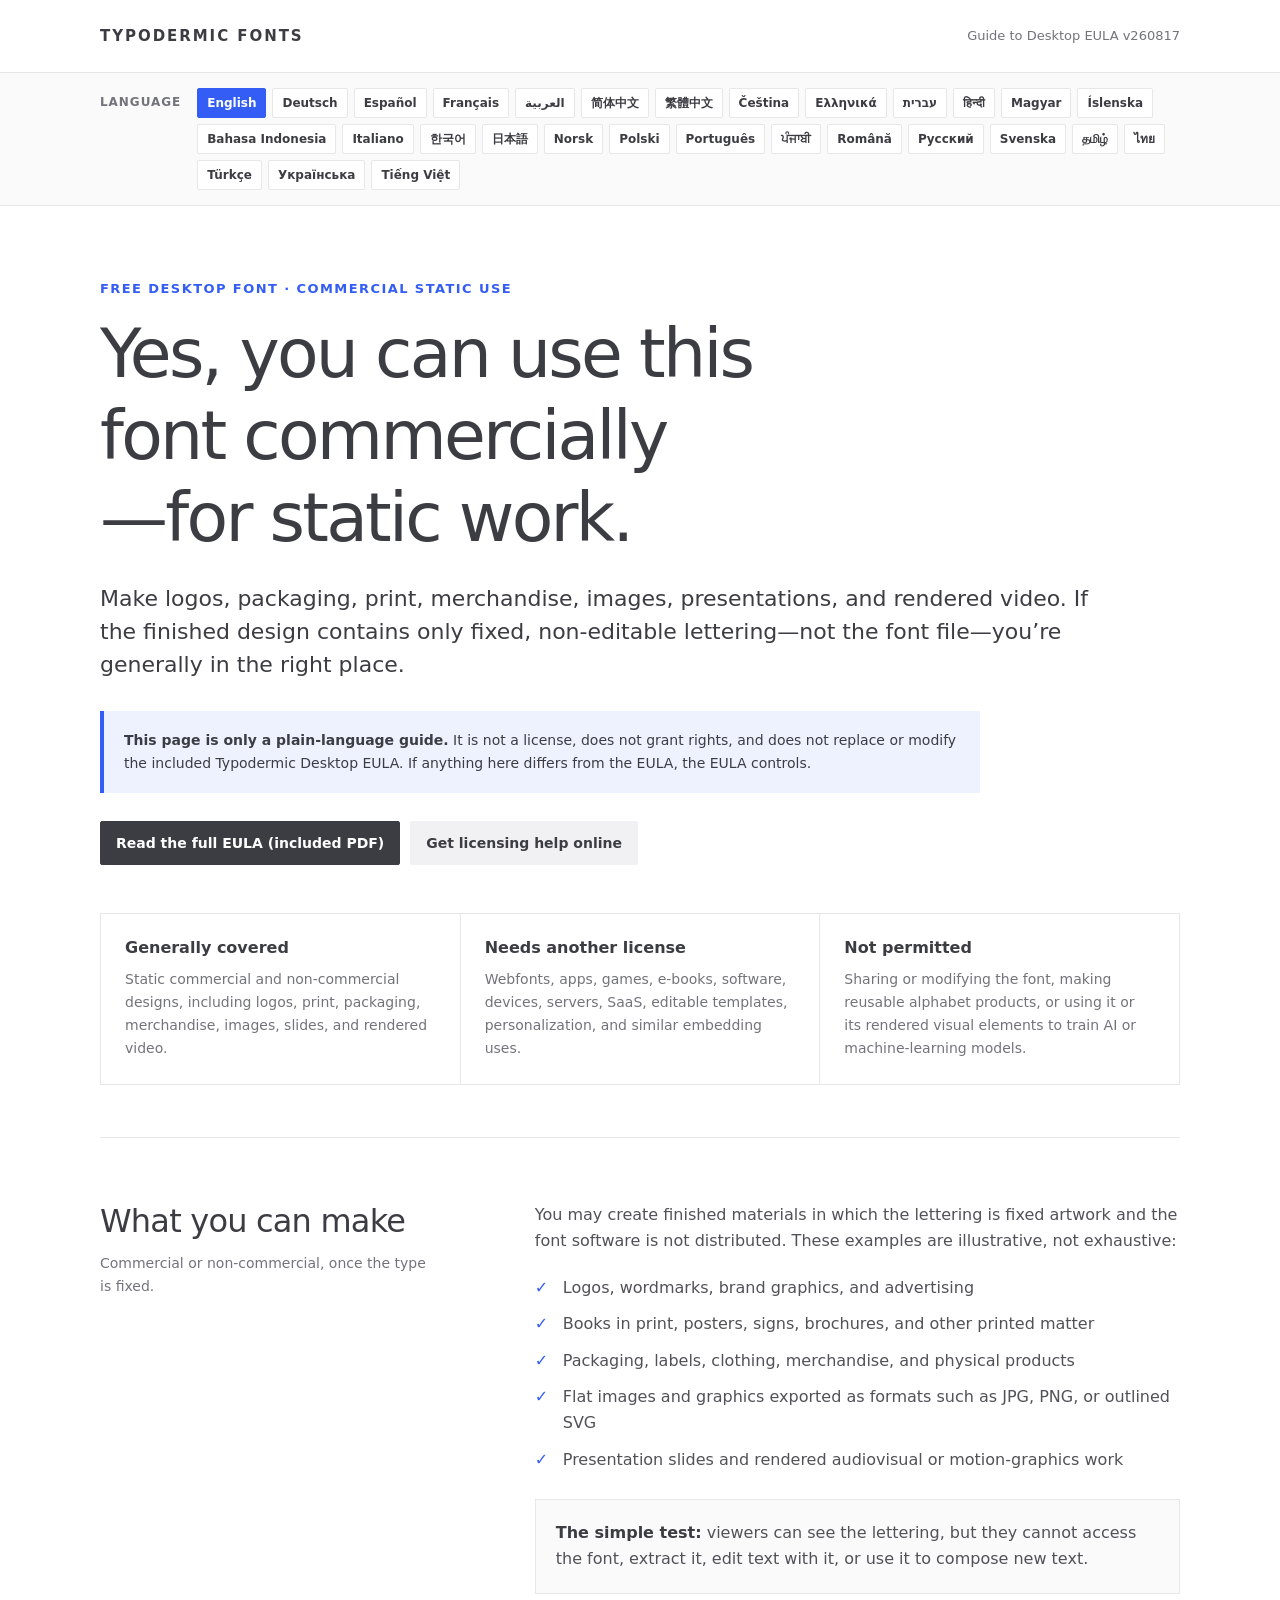
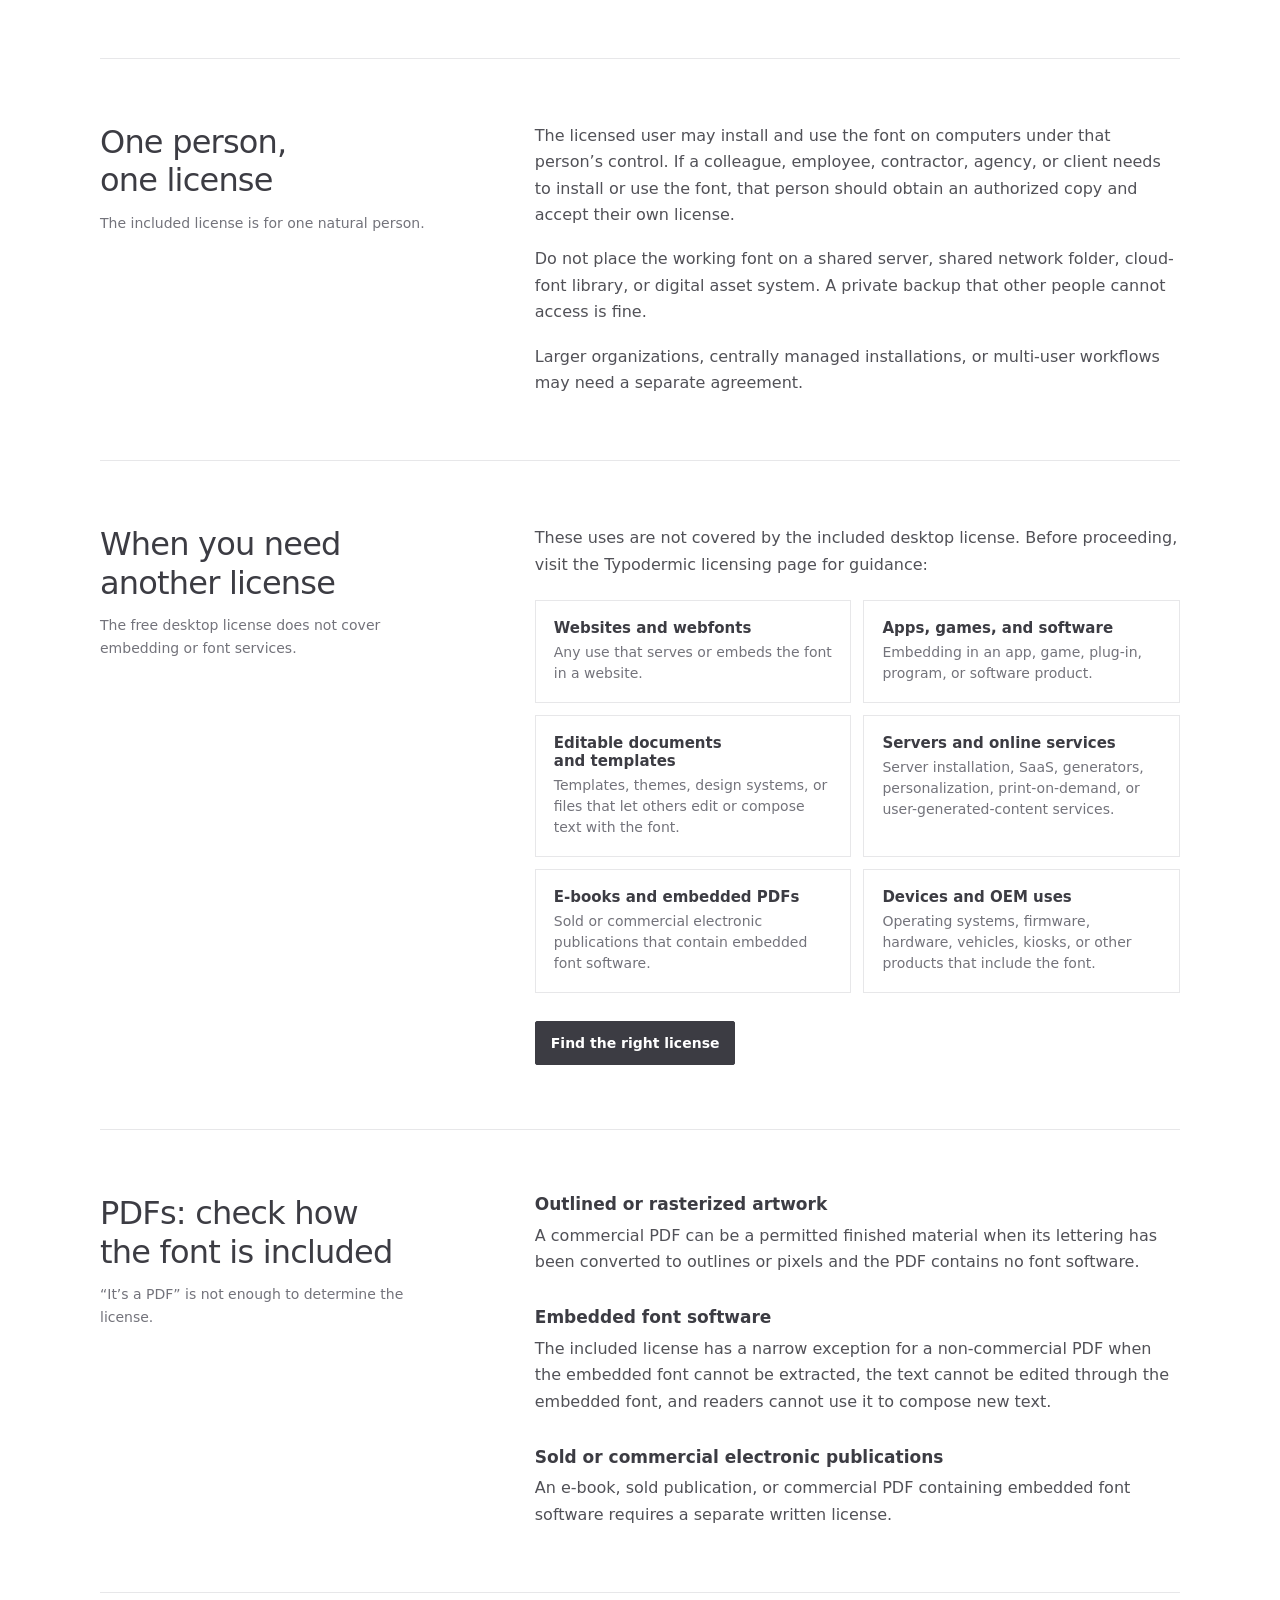
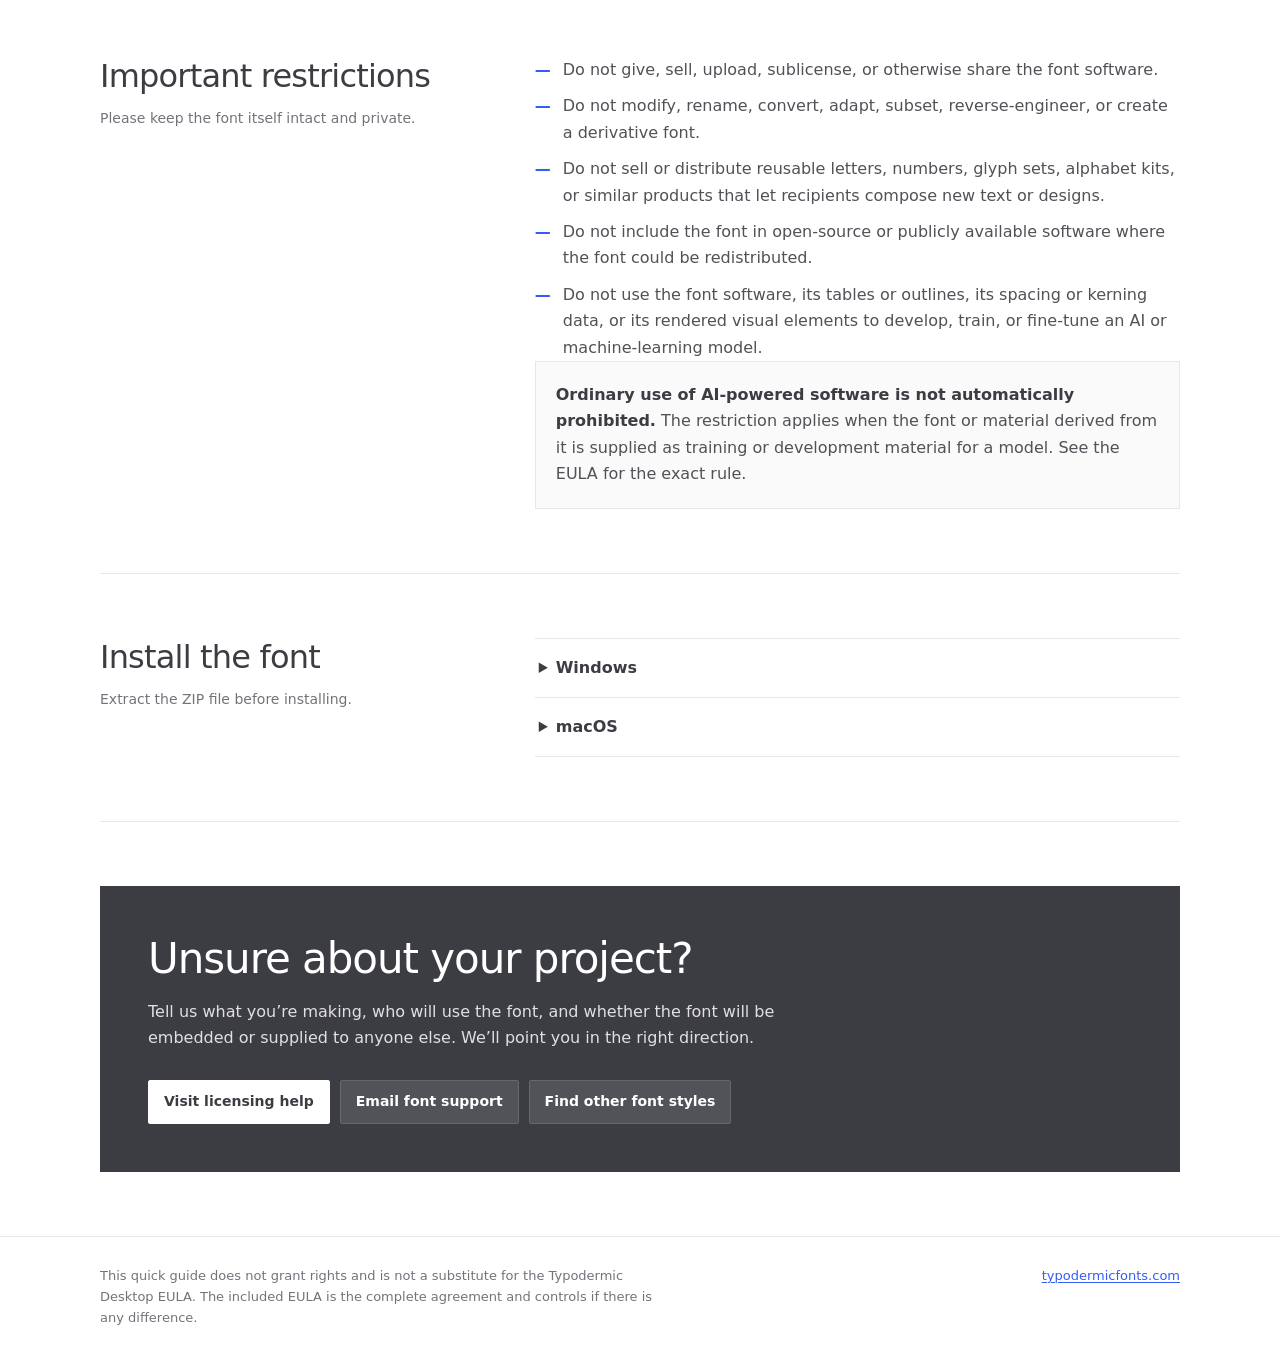
<file: fonts/read-this.html>
<!doctype html>
<html lang="en">
<head>
  <meta charset="utf-8">
  <meta name="viewport" content="width=device-width, initial-scale=1">
  <meta name="theme-color" content="#335df5">
  <title>Typodermic Fonts — Free Desktop Font Quick Guide</title>
  <style>
    :root {
      color-scheme: light;
      --blue: #335df5;
      --charcoal: #3c3c43;
      --text: #515157;
      --muted: #73737b;
      --control: #f1f1f3;
      --line: #e7e7e9;
      --white: #ffffff;
      --soft-blue: #eef2ff;
      --radius: 2px;
      --shell: min(calc(100% - 48px), 1080px);
      --reading: 72ch;
    }

    * {
      box-sizing: border-box;
    }

    html {
      scroll-behavior: smooth;
    }

    body {
      margin: 0;
      background: var(--white);
      color: var(--text);
      font-family: system-ui, -apple-system, BlinkMacSystemFont, "Segoe UI", Helvetica, Arial, sans-serif;
      font-size: 16px;
      line-height: 1.65;
      -webkit-font-smoothing: antialiased;
      text-rendering: optimizeLegibility;
    }

    a {
      color: var(--blue);
      text-decoration-thickness: 1px;
      text-underline-offset: 0.18em;
    }

    a:hover {
      text-decoration-thickness: 2px;
    }

    a:focus-visible,
    summary:focus-visible {
      outline: 2px solid var(--blue);
      outline-offset: 3px;
    }

    .site-header {
      border-bottom: 1px solid var(--line);
    }

    .header-inner,
    .language-inner,
    main,
    .footer-inner {
      width: var(--shell);
      margin-inline: auto;
    }

    .header-inner {
      min-height: 72px;
      display: flex;
      align-items: center;
      justify-content: space-between;
      gap: 24px;
    }

    .wordmark {
      color: var(--charcoal);
      font-size: 15px;
      font-weight: 800;
      letter-spacing: 0.13em;
      line-height: 1;
      text-decoration: none;
      white-space: nowrap;
    }

    .wordmark:hover {
      color: var(--blue);
      text-decoration: none;
    }

    .header-note {
      color: var(--muted);
      font-size: 13px;
      text-align: right;
    }

    .language-bar {
      border-bottom: 1px solid var(--line);
      background: #fafafa;
    }

    .language-inner {
      display: flex;
      align-items: flex-start;
      gap: 16px;
      padding: 15px 0;
    }

    .language-label {
      flex: 0 0 auto;
      margin: 5px 0 0;
      color: var(--muted);
      font-size: 12px;
      font-weight: 750;
      letter-spacing: 0.08em;
      text-transform: uppercase;
    }

    .language-buttons {
      display: flex;
      flex-wrap: wrap;
      gap: 6px;
    }

    .language-button {
      min-height: 30px;
      padding: 5px 9px;
      border: 1px solid var(--line);
      border-radius: var(--radius);
      background: var(--white);
      color: var(--charcoal);
      font: inherit;
      font-size: 12px;
      font-weight: 650;
      line-height: 1.2;
      cursor: pointer;
    }

    .language-button:hover,
    .language-button:focus-visible,
    .language-button[aria-pressed="true"] {
      border-color: var(--blue);
      background: var(--blue);
      color: var(--white);
    }

    .language-button:focus-visible {
      outline: 2px solid var(--blue);
      outline-offset: 2px;
    }

    .sr-only {
      position: absolute;
      width: 1px;
      height: 1px;
      padding: 0;
      margin: -1px;
      overflow: hidden;
      clip: rect(0, 0, 0, 0);
      white-space: nowrap;
      border: 0;
    }

    .hero {
      padding: 72px 0 52px;
      border-bottom: 1px solid var(--line);
    }

    .eyebrow {
      margin: 0 0 14px;
      color: var(--blue);
      font-size: 13px;
      font-weight: 750;
      letter-spacing: 0.11em;
      text-transform: uppercase;
    }

    h1,
    h2,
    h3 {
      color: var(--charcoal);
      line-height: 1.2;
      text-wrap: balance;
    }

    h1 {
      max-width: 820px;
      margin: 0;
      font-size: clamp(36px, 5.8vw, 68px);
      font-weight: 450;
      letter-spacing: -0.04em;
    }

    .intro {
      max-width: var(--reading);
      margin: 24px 0 0;
      color: var(--charcoal);
      font-size: clamp(18px, 2.2vw, 22px);
      line-height: 1.5;
    }

    .legal-notice {
      max-width: 880px;
      margin-top: 30px;
      padding: 18px 20px;
      background: var(--soft-blue);
      border-inline-start: 4px solid var(--blue);
      color: var(--charcoal);
      font-size: 14px;
    }

    .legal-notice strong {
      font-weight: 750;
    }

    .actions {
      display: flex;
      flex-wrap: wrap;
      gap: 10px;
      margin-top: 28px;
    }

    .button {
      display: inline-flex;
      min-height: 44px;
      align-items: center;
      justify-content: center;
      padding: 10px 15px;
      border: 1px solid var(--charcoal);
      border-radius: var(--radius);
      background: var(--charcoal);
      color: var(--white);
      font-size: 14px;
      font-weight: 700;
      line-height: 1.2;
      text-align: center;
      text-decoration: none;
    }

    .button.secondary {
      border-color: var(--control);
      background: var(--control);
      color: var(--charcoal);
    }

    .button:hover,
    .button:focus-visible {
      border-color: var(--blue);
      background: var(--blue);
      color: var(--white);
      text-decoration: none;
    }

    .summary-grid {
      display: grid;
      grid-template-columns: repeat(3, minmax(0, 1fr));
      gap: 1px;
      margin-top: 48px;
      background: var(--line);
      border: 1px solid var(--line);
    }

    .summary-card {
      min-width: 0;
      padding: 24px;
      background: var(--white);
    }

    .summary-card h2 {
      margin: 0 0 10px;
      font-size: 16px;
      font-weight: 750;
    }

    .summary-card p {
      margin: 0;
      color: var(--muted);
      font-size: 14px;
    }

    .section {
      display: grid;
      grid-template-columns: minmax(180px, 0.34fr) minmax(0, 0.66fr);
      gap: clamp(36px, 8vw, 110px);
      padding: 64px 0;
      border-bottom: 1px solid var(--line);
    }

    .section-heading h2 {
      margin: 0;
      font-size: clamp(23px, 3vw, 32px);
      font-weight: 500;
      letter-spacing: -0.025em;
    }

    .section-heading p {
      margin: 12px 0 0;
      color: var(--muted);
      font-size: 14px;
    }

    .section-body > :first-child {
      margin-top: 0;
    }

    .section-body > :last-child {
      margin-bottom: 0;
    }

    .section-body h3 {
      margin: 32px 0 8px;
      font-size: 17px;
      font-weight: 750;
    }

    .section-body p {
      max-width: var(--reading);
      margin: 0 0 18px;
    }

    .plain-list,
    .cross-list {
      display: grid;
      gap: 10px;
      max-width: var(--reading);
      margin: 20px 0 0;
      padding: 0;
      list-style: none;
    }

    .plain-list li,
    .cross-list li {
      position: relative;
      padding-inline-start: 28px;
    }

    .plain-list li::before,
    .cross-list li::before {
      position: absolute;
      inset-inline-start: 0;
      color: var(--blue);
      font-weight: 800;
    }

    .plain-list li::before {
      content: "✓";
    }

    .cross-list li::before {
      content: "—";
    }

    .callout {
      max-width: var(--reading);
      margin: 26px 0;
      padding: 20px;
      border: 1px solid var(--line);
      background: #fafafa;
    }

    .callout strong {
      color: var(--charcoal);
    }

    .license-grid {
      display: grid;
      grid-template-columns: repeat(2, minmax(0, 1fr));
      gap: 12px;
      margin-top: 22px;
    }

    .license-item {
      padding: 18px;
      border: 1px solid var(--line);
    }

    .license-item h3 {
      margin: 0 0 5px;
      font-size: 15px;
    }

    .license-item p {
      margin: 0;
      color: var(--muted);
      font-size: 14px;
      line-height: 1.5;
    }

    details {
      max-width: var(--reading);
      border-top: 1px solid var(--line);
    }

    details:last-of-type {
      border-bottom: 1px solid var(--line);
    }

    summary {
      padding: 16px 4px;
      color: var(--charcoal);
      cursor: pointer;
      font-weight: 700;
    }

    details p {
      margin: 0;
      padding: 0 4px 18px;
      font-size: 14px;
    }

    .help-panel {
      margin: 64px 0;
      padding: clamp(26px, 5vw, 48px);
      background: var(--charcoal);
      color: var(--white);
    }

    .help-panel h2 {
      margin: 0;
      color: var(--white);
      font-size: clamp(27px, 4vw, 42px);
      font-weight: 450;
      letter-spacing: -0.025em;
    }

    .help-panel p {
      max-width: 62ch;
      margin: 14px 0 0;
      color: #e0e0e3;
    }

    .help-panel .button {
      border-color: var(--white);
      background: var(--white);
      color: var(--charcoal);
    }

    .help-panel .button.secondary {
      border-color: #67676e;
      background: #525259;
      color: var(--white);
    }

    .help-panel .button:hover,
    .help-panel .button:focus-visible {
      border-color: var(--blue);
      background: var(--blue);
      color: var(--white);
    }

    .site-footer {
      border-top: 1px solid var(--line);
    }

    .footer-inner {
      display: flex;
      justify-content: space-between;
      gap: 32px;
      padding: 28px 0 40px;
      color: var(--muted);
      font-size: 13px;
    }

    .footer-inner p {
      max-width: 70ch;
      margin: 0;
    }

    .footer-inner a {
      white-space: nowrap;
    }

    @media (max-width: 760px) {
      :root {
        --shell: min(calc(100% - 32px), 1080px);
      }

      .header-inner {
        min-height: 64px;
      }

      .header-note {
        display: none;
      }

      .language-inner {
        flex-direction: column;
        gap: 9px;
      }

      .language-label {
        margin-top: 0;
      }

      .hero {
        padding: 48px 0 36px;
      }

      .summary-grid,
      .section,
      .license-grid {
        grid-template-columns: 1fr;
      }

      .section {
        gap: 24px;
        padding: 46px 0;
      }

      .summary-card {
        padding: 20px;
      }

      .footer-inner {
        flex-direction: column;
        gap: 14px;
      }
    }

    @media (prefers-reduced-motion: reduce) {
      html {
        scroll-behavior: auto;
      }
    }

    @media print {
      :root {
        --shell: 100%;
      }

      body {
        color: #000;
        font-size: 11pt;
      }

      .site-header,
      .actions,
      .help-panel,
      .footer-link {
        display: none;
      }

      .hero,
      .section {
        padding: 24px 0;
      }

      .summary-grid,
      .license-grid {
        break-inside: avoid;
      }

      a {
        color: inherit;
      }
    }
  </style>
</head>
<body>
  <header class="site-header">
    <div class="header-inner">
      <a class="wordmark" href="https://typodermicfonts.com/">TYPODERMIC FONTS</a>
      <div class="header-note" data-i18n="headerNote">Guide to Desktop EULA v260817</div>
    </div>
  </header>

  <nav class="language-bar" aria-label="Choose a language" dir="ltr">
    <div class="language-inner">
      <p class="language-label" data-i18n="languageLabel">Language</p>
      <div class="language-buttons">
        <button class="language-button" type="button" data-lang="en" aria-pressed="true">English</button>
        <button class="language-button" type="button" data-lang="de" aria-pressed="false">Deutsch</button>
        <button class="language-button" type="button" data-lang="es" aria-pressed="false">Español</button>
        <button class="language-button" type="button" data-lang="fr" aria-pressed="false">Français</button>
        <button class="language-button" type="button" data-lang="ar" aria-pressed="false">العربية</button>
        <button class="language-button" type="button" data-lang="zh-Hans" aria-pressed="false">简体中文</button>
        <button class="language-button" type="button" data-lang="zh-Hant" aria-pressed="false">繁體中文</button>
        <button class="language-button" type="button" data-lang="cs" aria-pressed="false">Čeština</button>
        <button class="language-button" type="button" data-lang="el" aria-pressed="false">Ελληνικά</button>
        <button class="language-button" type="button" data-lang="he" aria-pressed="false">עברית</button>
        <button class="language-button" type="button" data-lang="hi" aria-pressed="false">हिन्दी</button>
        <button class="language-button" type="button" data-lang="hu" aria-pressed="false">Magyar</button>
        <button class="language-button" type="button" data-lang="is" aria-pressed="false">Íslenska</button>
        <button class="language-button" type="button" data-lang="id" aria-pressed="false">Bahasa Indonesia</button>
        <button class="language-button" type="button" data-lang="it" aria-pressed="false">Italiano</button>
        <button class="language-button" type="button" data-lang="ko" aria-pressed="false">한국어</button>
        <button class="language-button" type="button" data-lang="ja" aria-pressed="false">日本語</button>
        <button class="language-button" type="button" data-lang="no" aria-pressed="false">Norsk</button>
        <button class="language-button" type="button" data-lang="pl" aria-pressed="false">Polski</button>
        <button class="language-button" type="button" data-lang="pt" aria-pressed="false">Português</button>
        <button class="language-button" type="button" data-lang="pa" aria-pressed="false">ਪੰਜਾਬੀ</button>
        <button class="language-button" type="button" data-lang="ro" aria-pressed="false">Română</button>
        <button class="language-button" type="button" data-lang="ru" aria-pressed="false">Русский</button>
        <button class="language-button" type="button" data-lang="sv" aria-pressed="false">Svenska</button>
        <button class="language-button" type="button" data-lang="ta" aria-pressed="false">தமிழ்</button>
        <button class="language-button" type="button" data-lang="th" aria-pressed="false">ไทย</button>
        <button class="language-button" type="button" data-lang="tr" aria-pressed="false">Türkçe</button>
        <button class="language-button" type="button" data-lang="uk" aria-pressed="false">Українська</button>
        <button class="language-button" type="button" data-lang="vi" aria-pressed="false">Tiếng Việt</button>
      </div>
      <span class="sr-only" id="language-status" aria-live="polite"></span>
    </div>
  </nav>

  <noscript><p class="legal-notice">Language switching requires JavaScript. The English guide remains available below.</p></noscript>

  <main id="guide-content">
    <section class="hero" aria-labelledby="page-title">
      <p class="eyebrow" data-i18n="eyebrow">Free desktop font · commercial static use</p>
      <h1 id="page-title" data-i18n="pageHeading">Yes, you can use this font commercially—for static work.</h1>
      <p class="intro" data-i18n="intro">Make logos, packaging, print, merchandise, images, presentations, and rendered video. If the finished design contains only fixed, non-editable lettering—not the font file—you’re generally in the right place.</p>

      <div class="legal-notice" role="note">
        <strong data-i18n="noticeLead">This page is only a plain-language guide.</strong> <span data-i18n="noticeText">It is not a license, does not grant rights, and does not replace or modify the included Typodermic Desktop EULA. If anything here differs from the EULA, the EULA controls.</span>
      </div>

      <div class="actions">
        <a class="button" href="Typodermic Desktop EULA 2026.pdf" data-i18n="eulaButton">Read the full EULA (included PDF)</a>
        <a class="button secondary" href="https://typodermicfonts.com/license/" data-i18n="helpOnlineButton">Get licensing help online</a>
      </div>

      <div class="summary-grid">
        <article class="summary-card">
          <h2 data-i18n="coveredTitle">Generally covered</h2>
          <p data-i18n="coveredText">Static commercial and non-commercial designs, including logos, print, packaging, merchandise, images, slides, and rendered video.</p>
        </article>
        <article class="summary-card">
          <h2 data-i18n="anotherTitle">Needs another license</h2>
          <p data-i18n="anotherText">Webfonts, apps, games, e-books, software, devices, servers, SaaS, editable templates, personalization, and similar embedding uses.</p>
        </article>
        <article class="summary-card">
          <h2 data-i18n="notPermittedTitle">Not permitted</h2>
          <p data-i18n="notPermittedText">Sharing or modifying the font, making reusable alphabet products, or using it or its rendered visual elements to train AI or machine-learning models.</p>
        </article>
      </div>
    </section>

    <section class="section" aria-labelledby="make-heading">
      <div class="section-heading">
        <h2 id="make-heading" data-i18n="makeHeading">What you can make</h2>
        <p data-i18n="makeSubheading">Commercial or non-commercial, once the type is fixed.</p>
      </div>
      <div class="section-body" data-i18n-html="makeBody">
        <p>You may create finished materials in which the lettering is fixed artwork and the font software is not distributed. These examples are illustrative, not exhaustive:</p>
        <ul class="plain-list">
          <li>Logos, wordmarks, brand graphics, and advertising</li>
          <li>Books in print, posters, signs, brochures, and other printed matter</li>
          <li>Packaging, labels, clothing, merchandise, and physical products</li>
          <li>Flat images and graphics exported as formats such as JPG, PNG, or outlined SVG</li>
          <li>Presentation slides and rendered audiovisual or motion-graphics work</li>
        </ul>
        <div class="callout">
          <strong>The simple test:</strong> viewers can see the lettering, but they cannot access the font, extract it, edit text with it, or use it to compose new text.
        </div>
      </div>
    </section>

    <section class="section" aria-labelledby="user-heading">
      <div class="section-heading">
        <h2 id="user-heading" data-i18n="userHeading">One person, one license</h2>
        <p data-i18n="userSubheading">The included license is for one natural person.</p>
      </div>
      <div class="section-body" data-i18n-html="userBody">
        <p>The licensed user may install and use the font on computers under that person’s control. If a colleague, employee, contractor, agency, or client needs to install or use the font, that person should obtain an authorized copy and accept their own license.</p>
        <p>Do not place the working font on a shared server, shared network folder, cloud-font library, or digital asset system. A private backup that other people cannot access is fine.</p>
        <p>Larger organizations, centrally managed installations, or multi-user workflows may need a separate agreement.</p>
      </div>
    </section>

    <section class="section" aria-labelledby="different-heading">
      <div class="section-heading">
        <h2 id="different-heading" data-i18n="differentHeading">When you need another license</h2>
        <p data-i18n="differentSubheading">The free desktop license does not cover embedding or font services.</p>
      </div>
      <div class="section-body" data-i18n-html="differentBody">
        <p>These uses are not covered by the included desktop license. Before proceeding, visit the Typodermic licensing page for guidance:</p>
        <div class="license-grid">
          <article class="license-item">
            <h3>Websites and webfonts</h3>
            <p>Any use that serves or embeds the font in a website.</p>
          </article>
          <article class="license-item">
            <h3>Apps, games, and software</h3>
            <p>Embedding in an app, game, plug-in, program, or software product.</p>
          </article>
          <article class="license-item">
            <h3>Editable documents and templates</h3>
            <p>Templates, themes, design systems, or files that let others edit or compose text with the font.</p>
          </article>
          <article class="license-item">
            <h3>Servers and online services</h3>
            <p>Server installation, SaaS, generators, personalization, print-on-demand, or user-generated-content services.</p>
          </article>
          <article class="license-item">
            <h3>E-books and embedded PDFs</h3>
            <p>Sold or commercial electronic publications that contain embedded font software.</p>
          </article>
          <article class="license-item">
            <h3>Devices and OEM uses</h3>
            <p>Operating systems, firmware, hardware, vehicles, kiosks, or other products that include the font.</p>
          </article>
        </div>
        <div class="actions">
          <a class="button" href="https://typodermicfonts.com/license/">Find the right license</a>
        </div>
      </div>
    </section>

    <section class="section" aria-labelledby="pdf-heading">
      <div class="section-heading">
        <h2 id="pdf-heading" data-i18n="pdfHeading">PDFs: check how the font is included</h2>
        <p data-i18n="pdfSubheading">“It’s a PDF” is not enough to determine the license.</p>
      </div>
      <div class="section-body" data-i18n-html="pdfBody">
        <h3>Outlined or rasterized artwork</h3>
        <p>A commercial PDF can be a permitted finished material when its lettering has been converted to outlines or pixels and the PDF contains no font software.</p>

        <h3>Embedded font software</h3>
        <p>The included license has a narrow exception for a non-commercial PDF when the embedded font cannot be extracted, the text cannot be edited through the embedded font, and readers cannot use it to compose new text.</p>

        <h3>Sold or commercial electronic publications</h3>
        <p>An e-book, sold publication, or commercial PDF containing embedded font software requires a separate written license.</p>
      </div>
    </section>

    <section class="section" aria-labelledby="limits-heading">
      <div class="section-heading">
        <h2 id="limits-heading" data-i18n="limitsHeading">Important restrictions</h2>
        <p data-i18n="limitsSubheading">Please keep the font itself intact and private.</p>
      </div>
      <div class="section-body" data-i18n-html="limitsBody">
        <ul class="cross-list">
          <li>Do not give, sell, upload, sublicense, or otherwise share the font software.</li>
          <li>Do not modify, rename, convert, adapt, subset, reverse-engineer, or create a derivative font.</li>
          <li>Do not sell or distribute reusable letters, numbers, glyph sets, alphabet kits, or similar products that let recipients compose new text or designs.</li>
          <li>Do not include the font in open-source or publicly available software where the font could be redistributed.</li>
          <li>Do not use the font software, its tables or outlines, its spacing or kerning data, or its rendered visual elements to develop, train, or fine-tune an AI or machine-learning model.</li>
        </ul>
        <p class="callout"><strong>Ordinary use of AI-powered software is not automatically prohibited.</strong> The restriction applies when the font or material derived from it is supplied as training or development material for a model. See the EULA for the exact rule.</p>
      </div>
    </section>

    <section class="section" aria-labelledby="install-heading">
      <div class="section-heading">
        <h2 id="install-heading" data-i18n="installHeading">Install the font</h2>
        <p data-i18n="installSubheading">Extract the ZIP file before installing.</p>
      </div>
      <div class="section-body" data-i18n-html="installBody">
        <details>
          <summary>Windows</summary>
          <p>Extract the ZIP file, select the font files, right-click, and choose <strong>Install</strong>. Depending on your version of Windows, you can also open a font file and select <strong>Install</strong>.</p>
        </details>
        <details>
          <summary>macOS</summary>
          <p>Extract the ZIP file, double-click a font file, and choose <strong>Install Font</strong> in Font Book.</p>
        </details>
      </div>
    </section>

    <section class="help-panel" aria-labelledby="help-heading">
      <h2 id="help-heading" data-i18n="helpHeading">Unsure about your project?</h2>
      <p data-i18n="helpText">Tell us what you’re making, who will use the font, and whether the font will be embedded or supplied to anyone else. We’ll point you in the right direction.</p>
      <div class="actions">
        <a class="button" href="https://typodermicfonts.com/license/" data-i18n="helpVisit">Visit licensing help</a>
        <a class="button secondary" href="mailto:fontsupport@typodermicfonts.com" data-i18n="helpEmail">Email font support</a>
        <a class="button secondary" href="https://typodermicfonts.com/search/" data-i18n="helpStyles">Find other font styles</a>
      </div>
    </section>
  </main>

  <footer class="site-footer">
    <div class="footer-inner">
      <p data-i18n="footerText">This quick guide does not grant rights and is not a substitute for the Typodermic Desktop EULA. The included EULA is the complete agreement and controls if there is any difference.</p>
      <a class="footer-link" href="https://typodermicfonts.com/">typodermicfonts.com</a>
    </div>
  </footer>
  <script>
    (() => {
      "use strict";

      const escapeHtml = (value) => String(value).replace(/[&<>"']/g, (character) => ({
        "&": "&amp;",
        "<": "&lt;",
        ">": "&gt;",
        "\"": "&quot;",
        "'": "&#039;"
      })[character]);

      function makeBody(introduction, items, calloutLead, calloutText) {
        return `<p>${escapeHtml(introduction)}</p><ul class="plain-list">${items.map((item) => `<li>${escapeHtml(item)}</li>`).join("")}</ul><div class="callout"><strong>${escapeHtml(calloutLead)}</strong> ${escapeHtml(calloutText)}</div>`;
      }

      function userBody(paragraphs) {
        return paragraphs.map((paragraph) => `<p>${escapeHtml(paragraph)}</p>`).join("");
      }

      function differentBody(introduction, items, buttonText) {
        return `<p>${escapeHtml(introduction)}</p><div class="license-grid">${items.map(([heading, text]) => `<article class="license-item"><h3>${escapeHtml(heading)}</h3><p>${escapeHtml(text)}</p></article>`).join("")}</div><div class="actions"><a class="button" href="https://typodermicfonts.com/license/">${escapeHtml(buttonText)}</a></div>`;
      }

      function pdfBody(items) {
        return items.map(([heading, text]) => `<h3>${escapeHtml(heading)}</h3><p>${escapeHtml(text)}</p>`).join("");
      }

      function limitsBody(items, calloutLead, calloutText) {
        return `<ul class="cross-list">${items.map((item) => `<li>${escapeHtml(item)}</li>`).join("")}</ul><p class="callout"><strong>${escapeHtml(calloutLead)}</strong> ${escapeHtml(calloutText)}</p>`;
      }

      function installBody(windowsLabel, windowsText, macLabel, macText) {
        return `<details><summary>${escapeHtml(windowsLabel)}</summary><p>${escapeHtml(windowsText)}</p></details><details><summary>${escapeHtml(macLabel)}</summary><p>${escapeHtml(macText)}</p></details>`;
      }

      const translations = {
        de: {
          pageTitle: "Typodermic Fonts — Kurzübersicht zur kostenlosen Desktop-Schrift",
          headerNote: "Leitfaden zur Desktop-EULA v260817",
          languageLabel: "Sprache",
          eyebrow: "Kostenlose Desktop-Schrift · kommerzielle statische Nutzung",
          pageHeading: "Ja, Sie dürfen diese Schrift kommerziell verwenden — für statische Arbeiten.",
          intro: "Erstellen Sie Logos, Verpackungen, Drucksachen, Merchandising-Artikel, Bilder, Präsentationen und gerenderte Videos. Wenn der fertige Entwurf nur feste, nicht bearbeitbare Schriftzüge enthält — und nicht die Schriftdatei — liegen Sie im Allgemeinen richtig.",
          noticeLead: "Diese Seite ist nur ein Leitfaden in verständlicher Sprache.",
          noticeText: "Sie ist keine Lizenz, gewährt keine Rechte und ersetzt oder ändert die beigefügte Typodermic Desktop-EULA nicht. Bei Abweichungen gilt die EULA.",
          eulaButton: "Vollständige EULA lesen (beigefügte PDF)",
          helpOnlineButton: "Online-Hilfe zur Lizenzierung",
          coveredTitle: "Im Allgemeinen abgedeckt",
          coveredText: "Statische kommerzielle und nicht kommerzielle Entwürfe, darunter Logos, Drucksachen, Verpackungen, Waren, Bilder, Folien und gerenderte Videos.",
          anotherTitle: "Andere Lizenz erforderlich",
          anotherText: "Webfonts, Apps, Spiele, E-Books, Software, Geräte, Server, SaaS, bearbeitbare Vorlagen, Personalisierung und ähnliche Einbettungen.",
          notPermittedTitle: "Nicht gestattet",
          notPermittedText: "Die Schrift weiterzugeben oder zu verändern, wiederverwendbare Alphabetprodukte herzustellen oder sie beziehungsweise daraus gerenderte visuelle Elemente zum Trainieren von KI- oder Machine-Learning-Modellen zu verwenden.",
          makeHeading: "Was Sie erstellen dürfen",
          makeSubheading: "Kommerziell oder nicht kommerziell, sobald die Schrift fest eingebunden ist.",
          makeBody: makeBody("Sie dürfen fertige Materialien erstellen, in denen die Schrift als festes Artwork vorliegt und die Schriftsoftware nicht verbreitet wird. Die folgenden Beispiele sind nicht abschließend:", ["Logos, Wortmarken, Markengrafiken und Werbung", "Gedruckte Bücher, Poster, Schilder, Broschüren und andere Drucksachen", "Verpackungen, Etiketten, Kleidung, Merchandising-Artikel und physische Produkte", "Flache Bilder und Grafiken, exportiert etwa als JPG, PNG oder in Pfade umgewandelte SVG", "Präsentationsfolien und gerenderte audiovisuelle oder Motion-Graphics-Arbeiten"], "Der einfache Test:", "Betrachter können die Schrift sehen, aber weder auf die Schrift zugreifen oder sie extrahieren noch Text damit bearbeiten oder neu setzen."),
          userHeading: "Eine Person, eine Lizenz",
          userSubheading: "Die beigefügte Lizenz gilt für eine natürliche Person.",
          userBody: userBody(["Der lizenzierte Benutzer darf die Schrift auf Computern installieren und verwenden, die seiner Kontrolle unterliegen. Muss ein Kollege, Mitarbeiter, Auftragnehmer, eine Agentur oder ein Kunde die Schrift installieren oder verwenden, sollte diese Person eine autorisierte Kopie beziehen und eine eigene Lizenz annehmen.", "Legen Sie die verwendbare Schrift nicht auf einem gemeinsam genutzten Server, in einem Netzwerkordner, einer Cloud-Schriftbibliothek oder einem Digital-Asset-System ab. Eine private Sicherungskopie, auf die andere Personen nicht zugreifen können, ist zulässig.", "Größere Unternehmen, zentral verwaltete Installationen oder Arbeitsabläufe mit mehreren Benutzern können eine gesonderte Vereinbarung erfordern."]),
          differentHeading: "Wann Sie eine andere Lizenz benötigen",
          differentSubheading: "Die kostenlose Desktop-Lizenz deckt Einbettungen und Schriftdienste nicht ab.",
          differentBody: differentBody("Diese Nutzungen sind von der beigefügten Desktop-Lizenz nicht abgedeckt. Besuchen Sie vorab die Typodermic-Lizenzierungsseite:", [["Websites und Webfonts", "Jede Nutzung, bei der die Schrift über eine Website bereitgestellt oder darin eingebettet wird."], ["Apps, Spiele und Software", "Einbettung in eine App, ein Spiel, Plug-in, Programm oder Softwareprodukt."], ["Bearbeitbare Dokumente und Vorlagen", "Vorlagen, Designs, Gestaltungssysteme oder Dateien, mit denen andere Text in der Schrift bearbeiten oder setzen können."], ["Server und Onlinedienste", "Serverinstallation, SaaS, Generatoren, Personalisierung, Print-on-Demand oder Dienste für nutzergenerierte Inhalte."], ["E-Books und eingebettete PDFs", "Verkaufte oder kommerzielle elektronische Publikationen, die eingebettete Schriftsoftware enthalten."], ["Geräte und OEM-Nutzungen", "Betriebssysteme, Firmware, Hardware, Fahrzeuge, Kioske oder andere Produkte, die die Schrift enthalten."]], "Die passende Lizenz finden"),
          pdfHeading: "PDFs: Prüfen Sie, wie die Schrift enthalten ist",
          pdfSubheading: "„Es ist eine PDF“ reicht zur Bestimmung der Lizenz nicht aus.",
          pdfBody: pdfBody([["In Pfade umgewandeltes oder gerastertes Artwork", "Eine kommerzielle PDF kann ein zulässiges fertiges Material sein, wenn die Schriftzüge in Pfade oder Pixel umgewandelt wurden und die PDF keine Schriftsoftware enthält."], ["Eingebettete Schriftsoftware", "Die beigefügte Lizenz enthält eine enge Ausnahme für eine nicht kommerzielle PDF, wenn die eingebettete Schrift nicht extrahiert werden kann, der Text damit nicht bearbeitet werden kann und Leser sie nicht zum Setzen neuen Textes verwenden können."], ["Verkaufte oder kommerzielle elektronische Publikationen", "Ein E-Book, eine verkaufte Publikation oder eine kommerzielle PDF mit eingebetteter Schriftsoftware erfordert eine gesonderte schriftliche Lizenz."]]),
          limitsHeading: "Wichtige Einschränkungen",
          limitsSubheading: "Bitte halten Sie die Schrift selbst unverändert und privat.",
          limitsBody: limitsBody(["Geben, verkaufen, veröffentlichen, unterlizenzieren oder teilen Sie die Schriftsoftware nicht und laden Sie sie nicht hoch.", "Verändern, benennen, konvertieren, bearbeiten, reduzieren oder rekonstruieren Sie die Schrift nicht und erstellen Sie keine abgeleitete Schrift.", "Verkaufen oder verbreiten Sie keine wiederverwendbaren Buchstaben, Zahlen, Glyphensätze, Alphabet-Bausätze oder ähnliche Produkte, mit denen Empfänger neue Texte oder Designs zusammensetzen können.", "Nehmen Sie die Schrift nicht in Open-Source- oder öffentlich verfügbare Software auf, wenn sie dadurch weiterverbreitet werden könnte.", "Verwenden Sie weder die Schriftsoftware, ihre Tabellen oder Konturen, ihre Abstands- oder Kerningdaten noch daraus gerenderte visuelle Elemente zur Entwicklung, zum Training oder zur Feinabstimmung eines KI- oder Machine-Learning-Modells."], "Die gewöhnliche Verwendung von Software mit KI-Funktionen ist nicht automatisch verboten.", "Die Einschränkung greift, wenn die Schrift oder daraus abgeleitetes Material einem Modell als Trainings- oder Entwicklungsmaterial zugeführt wird. Die genaue Regel steht in der EULA."),
          installHeading: "Schrift installieren",
          installSubheading: "Entpacken Sie vor der Installation die ZIP-Datei.",
          installBody: installBody("Windows", "Entpacken Sie die ZIP-Datei, wählen Sie die Schriftdateien aus, klicken Sie mit der rechten Maustaste und wählen Sie „Installieren“. Je nach Windows-Version können Sie auch eine Schriftdatei öffnen und „Installieren“ wählen.", "macOS", "Entpacken Sie die ZIP-Datei, doppelklicken Sie auf eine Schriftdatei und wählen Sie in der Schriftsammlung „Schrift installieren“."),
          helpHeading: "Unsicher bei Ihrem Projekt?",
          helpText: "Sagen Sie uns, was Sie erstellen, wer die Schrift verwenden wird und ob sie eingebettet oder an andere weitergegeben werden soll. Wir weisen Ihnen den richtigen Weg.",
          helpVisit: "Lizenzierungshilfe besuchen",
          helpEmail: "Schrift-Support kontaktieren",
          helpStyles: "Weitere Schriftschnitte finden",
          footerText: "Dieser Kurzleitfaden gewährt keine Rechte und ersetzt die Typodermic Desktop-EULA nicht. Die beigefügte EULA ist die vollständige Vereinbarung und gilt bei Abweichungen."
        },
        es: {
          pageTitle: "Typodermic Fonts — Guía rápida de la fuente de escritorio gratuita",
          headerNote: "Guía de la EULA de escritorio v260817",
          languageLabel: "Idioma",
          eyebrow: "Fuente de escritorio gratuita · uso comercial estático",
          pageHeading: "Sí, puede usar esta fuente comercialmente, para trabajos estáticos.",
          intro: "Cree logotipos, envases, impresos, artículos promocionales, imágenes, presentaciones y vídeo renderizado. Si el diseño final solo contiene letras fijas y no editables —no el archivo de fuente—, en general está dentro de lo permitido.",
          noticeLead: "Esta página es solo una guía en lenguaje sencillo.",
          noticeText: "No es una licencia, no concede derechos y no sustituye ni modifica la EULA de escritorio de Typodermic incluida. Si existe alguna diferencia, prevalece la EULA.",
          eulaButton: "Leer la EULA completa (PDF incluido)",
          helpOnlineButton: "Obtener ayuda sobre licencias",
          coveredTitle: "Generalmente permitido",
          coveredText: "Diseños estáticos comerciales y no comerciales, incluidos logotipos, impresos, envases, productos, imágenes, diapositivas y vídeo renderizado.",
          anotherTitle: "Requiere otra licencia",
          anotherText: "Fuentes web, aplicaciones, juegos, libros electrónicos, software, dispositivos, servidores, SaaS, plantillas editables, personalización y usos similares con incrustación.",
          notPermittedTitle: "No permitido",
          notPermittedText: "Compartir o modificar la fuente, crear productos de alfabetos reutilizables o usarla, o usar elementos visuales renderizados con ella, para entrenar modelos de IA o aprendizaje automático.",
          makeHeading: "Qué puede crear",
          makeSubheading: "Con fines comerciales o no comerciales, una vez fijadas las letras.",
          makeBody: makeBody("Puede crear materiales terminados en los que las letras sean ilustraciones fijas y no se distribuya el software de fuente. Estos ejemplos son ilustrativos y no exhaustivos:", ["Logotipos, marcas denominativas, gráficos de marca y publicidad", "Libros impresos, carteles, letreros, folletos y otros materiales impresos", "Envases, etiquetas, ropa, artículos promocionales y productos físicos", "Imágenes y gráficos planos exportados como JPG, PNG o SVG con contornos", "Diapositivas de presentaciones y trabajos audiovisuales o de gráficos en movimiento ya renderizados"], "La prueba sencilla:", "los espectadores pueden ver las letras, pero no pueden acceder a la fuente, extraerla, editar texto con ella ni usarla para componer texto nuevo."),
          userHeading: "Una persona, una licencia",
          userSubheading: "La licencia incluida corresponde a una persona física.",
          userBody: userBody(["El usuario autorizado puede instalar y usar la fuente en ordenadores bajo su control. Si un compañero, empleado, contratista, agencia o cliente necesita instalar o usar la fuente, esa persona debe obtener una copia autorizada y aceptar su propia licencia.", "No coloque la fuente utilizable en un servidor compartido, una carpeta de red compartida, una biblioteca de fuentes en la nube ni un sistema de gestión de activos digitales. Se permite una copia de seguridad privada a la que nadie más pueda acceder.", "Las organizaciones grandes, las instalaciones administradas centralmente o los flujos de trabajo con varios usuarios pueden necesitar un acuerdo independiente."]),
          differentHeading: "Cuándo necesita otra licencia",
          differentSubheading: "La licencia de escritorio gratuita no cubre la incrustación ni los servicios de fuentes.",
          differentBody: differentBody("Estos usos no están cubiertos por la licencia de escritorio incluida. Antes de continuar, visite la página de licencias de Typodermic:", [["Sitios web y fuentes web", "Cualquier uso que sirva o incruste la fuente en un sitio web."], ["Aplicaciones, juegos y software", "Incrustación en una aplicación, juego, complemento, programa o producto de software."], ["Documentos y plantillas editables", "Plantillas, temas, sistemas de diseño o archivos que permitan a otras personas editar o componer texto con la fuente."], ["Servidores y servicios en línea", "Instalación en servidores, SaaS, generadores, personalización, impresión bajo demanda o servicios de contenido generado por usuarios."], ["Libros electrónicos y PDF incrustados", "Publicaciones electrónicas vendidas o comerciales que contienen software de fuente incrustado."], ["Dispositivos y usos OEM", "Sistemas operativos, firmware, hardware, vehículos, quioscos u otros productos que incluyen la fuente."]], "Encontrar la licencia adecuada"),
          pdfHeading: "PDF: compruebe cómo se incluye la fuente",
          pdfSubheading: "Decir «es un PDF» no basta para determinar la licencia.",
          pdfBody: pdfBody([["Letras convertidas a contornos o rasterizadas", "Un PDF comercial puede ser un material terminado permitido si las letras se han convertido en contornos o píxeles y el PDF no contiene software de fuente."], ["Software de fuente incrustado", "La licencia incluida contiene una excepción limitada para un PDF no comercial si la fuente incrustada no puede extraerse, el texto no puede editarse mediante ella y los lectores no pueden usarla para componer texto nuevo."], ["Publicaciones electrónicas vendidas o comerciales", "Un libro electrónico, una publicación vendida o un PDF comercial que contenga software de fuente incrustado requiere una licencia escrita independiente."]]),
          limitsHeading: "Restricciones importantes",
          limitsSubheading: "Mantenga la fuente intacta y privada.",
          limitsBody: limitsBody(["No entregue, venda, cargue, sublicencie ni comparta de ninguna otra forma el software de fuente.", "No modifique, cambie el nombre, convierta, adapte, reduzca, aplique ingeniería inversa ni cree una fuente derivada.", "No venda ni distribuya letras, números, conjuntos de glifos, kits de alfabetos u otros productos reutilizables que permitan a los destinatarios componer texto o diseños nuevos.", "No incluya la fuente en software de código abierto o disponible públicamente cuando pueda redistribuirse.", "No use el software de fuente, sus tablas o contornos, sus datos de espaciado o kerning, ni los elementos visuales renderizados con ella, para desarrollar, entrenar o ajustar un modelo de IA o aprendizaje automático."], "El uso normal de software con funciones de IA no está prohibido automáticamente.", "La restricción se aplica cuando la fuente o material derivado de ella se proporciona a un modelo como material de entrenamiento o desarrollo. Consulte la EULA para conocer la regla exacta."),
          installHeading: "Instalar la fuente",
          installSubheading: "Extraiga el archivo ZIP antes de instalar.",
          installBody: installBody("Windows", "Extraiga el archivo ZIP, seleccione los archivos de fuente, haga clic con el botón derecho y elija «Instalar». Según su versión de Windows, también puede abrir un archivo de fuente y seleccionar «Instalar».", "macOS", "Extraiga el archivo ZIP, haga doble clic en un archivo de fuente y elija «Instalar tipo de letra» en Catálogo Tipográfico."),
          helpHeading: "¿Tiene dudas sobre su proyecto?",
          helpText: "Díganos qué está creando, quién usará la fuente y si se incrustará o se facilitará a otra persona. Le indicaremos el camino correcto.",
          helpVisit: "Visitar la ayuda sobre licencias",
          helpEmail: "Escribir al soporte de fuentes",
          helpStyles: "Buscar otros estilos de fuente",
          footerText: "Esta guía rápida no concede derechos ni sustituye la EULA de escritorio de Typodermic. La EULA incluida constituye el acuerdo completo y prevalece si existe alguna diferencia."
        },
        fr: {
          pageTitle: "Typodermic Fonts — Guide rapide de la police de bureau gratuite",
          headerNote: "Guide du CLUF de bureau v260817",
          languageLabel: "Langue",
          eyebrow: "Police de bureau gratuite · usage commercial statique",
          pageHeading: "Oui, vous pouvez utiliser cette police à des fins commerciales — pour des créations statiques.",
          intro: "Créez des logos, emballages, imprimés, produits dérivés, images, présentations et vidéos rendues. Si la création finale contient uniquement du lettrage fixe et non modifiable — et non le fichier de police —, votre usage est généralement approprié.",
          noticeLead: "Cette page est uniquement un guide en langage clair.",
          noticeText: "Elle ne constitue pas une licence, n’accorde aucun droit et ne remplace ni ne modifie le CLUF de bureau Typodermic inclus. En cas de différence, le CLUF prévaut.",
          eulaButton: "Lire le CLUF complet (PDF inclus)",
          helpOnlineButton: "Obtenir de l’aide sur les licences",
          coveredTitle: "Généralement couvert",
          coveredText: "Créations statiques commerciales et non commerciales, notamment logos, imprimés, emballages, marchandises, images, diapositives et vidéos rendues.",
          anotherTitle: "Autre licence nécessaire",
          anotherText: "Polices web, applications, jeux, livres numériques, logiciels, appareils, serveurs, SaaS, modèles modifiables, personnalisation et intégrations similaires.",
          notPermittedTitle: "Non autorisé",
          notPermittedText: "Partager ou modifier la police, créer des produits alphabétiques réutilisables, ou utiliser la police ou des éléments visuels rendus avec celle-ci pour entraîner des modèles d’IA ou d’apprentissage automatique.",
          makeHeading: "Ce que vous pouvez créer",
          makeSubheading: "À des fins commerciales ou non commerciales, une fois le lettrage fixé.",
          makeBody: makeBody("Vous pouvez créer des documents finis dans lesquels le lettrage est une illustration fixe et où le logiciel de police n’est pas distribué. Ces exemples sont donnés à titre indicatif et ne sont pas exhaustifs :", ["Logos, marques verbales, visuels de marque et publicité", "Livres imprimés, affiches, panneaux, brochures et autres imprimés", "Emballages, étiquettes, vêtements, produits dérivés et produits physiques", "Images et graphismes aplatis exportés en JPG, PNG ou SVG vectorisé", "Diapositives de présentation et créations audiovisuelles ou animées rendues"], "Le test simple :", "le public peut voir le lettrage, mais ne peut ni accéder à la police, ni l’extraire, ni modifier du texte avec celle-ci, ni l’utiliser pour composer un nouveau texte."),
          userHeading: "Une personne, une licence",
          userSubheading: "La licence incluse est destinée à une personne physique.",
          userBody: userBody(["L’utilisateur autorisé peut installer et utiliser la police sur les ordinateurs qu’il contrôle. Si un collègue, salarié, prestataire, une agence ou un client doit installer ou utiliser la police, cette personne doit obtenir une copie autorisée et accepter sa propre licence.", "Ne placez pas la police utilisable sur un serveur partagé, un dossier réseau partagé, une bibliothèque de polices dans le cloud ou un système de gestion d’actifs numériques. Une sauvegarde privée inaccessible aux autres est autorisée.", "Les grandes organisations, les installations gérées de façon centralisée ou les flux de travail multiutilisateurs peuvent nécessiter un accord distinct."]),
          differentHeading: "Quand une autre licence est nécessaire",
          differentSubheading: "La licence de bureau gratuite ne couvre pas l’intégration ni les services de polices.",
          differentBody: differentBody("Ces utilisations ne sont pas couvertes par la licence de bureau incluse. Avant de continuer, consultez la page des licences Typodermic :", [["Sites web et polices web", "Toute utilisation qui diffuse ou intègre la police dans un site web."], ["Applications, jeux et logiciels", "Intégration dans une application, un jeu, un module, un programme ou un produit logiciel."], ["Documents et modèles modifiables", "Modèles, thèmes, systèmes de conception ou fichiers permettant à d’autres de modifier ou composer du texte avec la police."], ["Serveurs et services en ligne", "Installation sur serveur, SaaS, générateurs, personnalisation, impression à la demande ou services de contenu créé par les utilisateurs."], ["Livres numériques et PDF avec police intégrée", "Publications électroniques vendues ou commerciales contenant le logiciel de police intégré."], ["Appareils et usages OEM", "Systèmes d’exploitation, micrologiciels, matériel, véhicules, bornes ou autres produits comprenant la police."]], "Trouver la licence adaptée"),
          pdfHeading: "PDF : vérifiez comment la police est incluse",
          pdfSubheading: "Le fait qu’il s’agisse d’un PDF ne suffit pas à déterminer la licence.",
          pdfBody: pdfBody([["Lettrage vectorisé ou pixellisé", "Un PDF commercial peut constituer un document fini autorisé si le lettrage a été converti en tracés ou en pixels et si le PDF ne contient aucun logiciel de police."], ["Logiciel de police intégré", "La licence incluse prévoit une exception limitée pour un PDF non commercial si la police intégrée ne peut pas être extraite, si le texte ne peut pas être modifié au moyen de celle-ci et si le lecteur ne peut pas l’utiliser pour composer un nouveau texte."], ["Publications électroniques vendues ou commerciales", "Un livre numérique, une publication vendue ou un PDF commercial contenant le logiciel de police intégré nécessite une licence écrite distincte."]]),
          limitsHeading: "Restrictions importantes",
          limitsSubheading: "Conservez la police elle-même intacte et privée.",
          limitsBody: limitsBody(["Ne donnez, vendez, téléversez, concédez en sous-licence ou partagez d’aucune autre manière le logiciel de police.", "Ne modifiez, renommez, convertissez, adaptez, réduisez, rétroconcevez ou dérivez pas la police.", "Ne vendez ni ne distribuez de lettres, chiffres, jeux de glyphes, kits alphabétiques ou produits similaires réutilisables permettant au destinataire de composer de nouveaux textes ou motifs.", "N’incluez pas la police dans un logiciel libre ou accessible au public lorsqu’elle pourrait ainsi être redistribuée.", "N’utilisez pas le logiciel de police, ses tables ou contours, ses données d’espacement ou de crénage, ni les éléments visuels rendus avec celui-ci pour développer, entraîner ou affiner un modèle d’IA ou d’apprentissage automatique."], "L’utilisation ordinaire d’un logiciel doté de fonctions d’IA n’est pas automatiquement interdite.", "La restriction s’applique lorsque la police ou un matériel qui en est dérivé est fourni à un modèle comme matériel d’entraînement ou de développement. Consultez le CLUF pour la règle exacte."),
          installHeading: "Installer la police",
          installSubheading: "Décompressez le fichier ZIP avant l’installation.",
          installBody: installBody("Windows", "Décompressez le fichier ZIP, sélectionnez les fichiers de police, faites un clic droit et choisissez « Installer ». Selon votre version de Windows, vous pouvez également ouvrir un fichier de police et sélectionner « Installer ».", "macOS", "Décompressez le fichier ZIP, double-cliquez sur un fichier de police, puis choisissez « Installer la police » dans Livre des polices."),
          helpHeading: "Un doute sur votre projet ?",
          helpText: "Indiquez-nous ce que vous créez, qui utilisera la police et si celle-ci sera intégrée ou fournie à quelqu’un d’autre. Nous vous orienterons.",
          helpVisit: "Consulter l’aide sur les licences",
          helpEmail: "Écrire au service d’assistance",
          helpStyles: "Trouver d’autres styles de police",
          footerText: "Ce guide rapide n’accorde aucun droit et ne remplace pas le CLUF de bureau Typodermic. Le CLUF inclus constitue l’intégralité de l’accord et prévaut en cas de différence."
        },
        it: {
          pageTitle: "Typodermic Fonts — Guida rapida al font desktop gratuito",
          headerNote: "Guida all’EULA desktop v260817",
          languageLabel: "Lingua",
          eyebrow: "Font desktop gratuito · uso commerciale statico",
          pageHeading: "Sì, puoi usare questo font a fini commerciali, per lavori statici.",
          intro: "Crea loghi, confezioni, stampati, articoli promozionali, immagini, presentazioni e video renderizzati. Se il progetto finito contiene solo scritte fisse e non modificabili, e non il file del font, in genere l’uso è corretto.",
          noticeLead: "Questa pagina è soltanto una guida in linguaggio semplice.",
          noticeText: "Non è una licenza, non concede diritti e non sostituisce né modifica l’EULA desktop Typodermic inclusa. In caso di differenze, prevale l’EULA.",
          eulaButton: "Leggi l’EULA completa (PDF incluso)",
          helpOnlineButton: "Assistenza online sulle licenze",
          coveredTitle: "Generalmente coperto",
          coveredText: "Progetti statici commerciali e non commerciali, tra cui loghi, stampati, confezioni, prodotti, immagini, diapositive e video renderizzati.",
          anotherTitle: "Serve un’altra licenza",
          anotherText: "Webfont, app, giochi, e-book, software, dispositivi, server, SaaS, modelli modificabili, personalizzazione e usi di incorporamento simili.",
          notPermittedTitle: "Non consentito",
          notPermittedText: "Condividere o modificare il font, creare prodotti alfabetici riutilizzabili oppure usare il font o i suoi elementi visivi renderizzati per addestrare modelli di IA o apprendimento automatico.",
          makeHeading: "Cosa puoi creare",
          makeSubheading: "Per uso commerciale o non commerciale, una volta fissate le scritte.",
          makeBody: makeBody("Puoi creare materiali finiti in cui le scritte sono elementi grafici fissi e il software del font non viene distribuito. Questi esempi sono illustrativi e non esaustivi:", ["Loghi, marchi denominativi, grafica di marca e pubblicità", "Libri stampati, manifesti, cartelli, opuscoli e altri stampati", "Confezioni, etichette, abbigliamento, articoli promozionali e prodotti fisici", "Immagini e grafica appiattite esportate in formati come JPG, PNG o SVG convertito in tracciati", "Diapositive e opere audiovisive o di motion graphics renderizzate"], "La verifica più semplice:", "chi guarda può vedere le scritte, ma non può accedere al font, estrarlo, modificare testo con esso o usarlo per comporre nuovo testo."),
          userHeading: "Una persona, una licenza",
          userSubheading: "La licenza inclusa è destinata a una persona fisica.",
          userBody: userBody(["L’utente autorizzato può installare e usare il font sui computer sotto il proprio controllo. Se un collega, dipendente, collaboratore, un’agenzia o un cliente deve installare o usare il font, tale persona deve ottenere una copia autorizzata e accettare la propria licenza.", "Non collocare il font utilizzabile su un server condiviso, una cartella di rete condivisa, una libreria di font nel cloud o un sistema di gestione delle risorse digitali. È consentita una copia di backup privata, inaccessibile ad altri.", "Le organizzazioni più grandi, le installazioni gestite centralmente o i flussi di lavoro multiutente possono richiedere un accordo separato."]),
          differentHeading: "Quando serve un’altra licenza",
          differentSubheading: "La licenza desktop gratuita non copre l’incorporamento né i servizi di font.",
          differentBody: differentBody("Questi usi non sono coperti dalla licenza desktop inclusa. Prima di procedere, visita la pagina delle licenze Typodermic:", [["Siti web e webfont", "Qualsiasi uso che distribuisca o incorpori il font in un sito web."], ["App, giochi e software", "Incorporamento in un’app, un gioco, un plug-in, un programma o un prodotto software."], ["Documenti e modelli modificabili", "Modelli, temi, sistemi di design o file che consentono ad altri di modificare o comporre testo con il font."], ["Server e servizi online", "Installazione su server, SaaS, generatori, personalizzazione, stampa su richiesta o servizi di contenuti generati dagli utenti."], ["E-book e PDF con font incorporati", "Pubblicazioni elettroniche vendute o commerciali che contengono il software del font incorporato."], ["Dispositivi e usi OEM", "Sistemi operativi, firmware, hardware, veicoli, chioschi o altri prodotti che includono il font."]], "Trova la licenza giusta"),
          pdfHeading: "PDF: verifica come è incluso il font",
          pdfSubheading: "Dire «è un PDF» non basta per determinare la licenza.",
          pdfBody: pdfBody([["Grafica convertita in tracciati o rasterizzata", "Un PDF commerciale può essere un materiale finito consentito se le scritte sono state convertite in tracciati o pixel e il PDF non contiene il software del font."], ["Software del font incorporato", "La licenza inclusa prevede una limitata eccezione per un PDF non commerciale se il font incorporato non può essere estratto, il testo non può essere modificato tramite esso e i lettori non possono usarlo per comporre nuovo testo."], ["Pubblicazioni elettroniche vendute o commerciali", "Un e-book, una pubblicazione venduta o un PDF commerciale contenente il software del font incorporato richiede una licenza scritta separata."]]),
          limitsHeading: "Restrizioni importanti",
          limitsSubheading: "Mantieni il font integro e privato.",
          limitsBody: limitsBody(["Non cedere, vendere, caricare, concedere in sublicenza o condividere in altro modo il software del font.", "Non modificare, rinominare, convertire, adattare, ridurre, decodificare o creare un font derivato.", "Non vendere o distribuire lettere, numeri, set di glifi, kit alfabetici o prodotti simili riutilizzabili che consentano ai destinatari di comporre nuovi testi o disegni.", "Non includere il font in software open source o disponibile pubblicamente quando il font potrebbe essere ridistribuito.", "Non usare il software del font, le relative tabelle o forme, i dati di spaziatura o crenatura né gli elementi visivi renderizzati per sviluppare, addestrare o perfezionare un modello di IA o apprendimento automatico."], "L’uso ordinario di software dotato di funzioni di IA non è automaticamente vietato.", "La restrizione si applica quando il font o materiale da esso derivato viene fornito a un modello come materiale di addestramento o sviluppo. Consulta l’EULA per la regola esatta."),
          installHeading: "Installa il font",
          installSubheading: "Estrai il file ZIP prima dell’installazione.",
          installBody: installBody("Windows", "Estrai il file ZIP, seleziona i file del font, fai clic con il pulsante destro e scegli «Installa». A seconda della versione di Windows, puoi anche aprire un file del font e selezionare «Installa».", "macOS", "Estrai il file ZIP, fai doppio clic su un file del font e scegli «Installa font» in Libro Font."),
          helpHeading: "Dubbi sul tuo progetto?",
          helpText: "Dicci cosa stai creando, chi userà il font e se il font verrà incorporato o fornito ad altri. Ti indicheremo la soluzione corretta.",
          helpVisit: "Vai all’assistenza licenze",
          helpEmail: "Scrivi all’assistenza font",
          helpStyles: "Trova altri stili del font",
          footerText: "Questa guida rapida non concede diritti e non sostituisce l’EULA desktop Typodermic. L’EULA inclusa costituisce l’accordo completo e prevale in caso di differenze."
        },
        pt: {
          pageTitle: "Typodermic Fonts — Guia rápido da fonte gratuita para desktop",
          headerNote: "Guia da EULA para desktop v260817",
          languageLabel: "Idioma",
          eyebrow: "Fonte gratuita para desktop · uso comercial estático",
          pageHeading: "Sim, você pode usar esta fonte comercialmente — em trabalhos estáticos.",
          intro: "Crie logotipos, embalagens, impressos, produtos, imagens, apresentações e vídeos renderizados. Se o projeto final contiver apenas letras fixas e não editáveis — e não o arquivo da fonte —, em geral o uso está correto.",
          noticeLead: "Esta página é apenas um guia em linguagem simples.",
          noticeText: "Ela não é uma licença, não concede direitos e não substitui nem altera a EULA para desktop da Typodermic incluída. Em caso de diferença, prevalece a EULA.",
          eulaButton: "Ler a EULA completa (PDF incluído)",
          helpOnlineButton: "Obter ajuda sobre licenças",
          coveredTitle: "Geralmente permitido",
          coveredText: "Projetos estáticos comerciais e não comerciais, incluindo logotipos, impressos, embalagens, mercadorias, imagens, slides e vídeos renderizados.",
          anotherTitle: "Precisa de outra licença",
          anotherText: "Webfonts, aplicativos, jogos, e-books, software, dispositivos, servidores, SaaS, modelos editáveis, personalização e incorporações semelhantes.",
          notPermittedTitle: "Não permitido",
          notPermittedText: "Compartilhar ou modificar a fonte, criar produtos de alfabetos reutilizáveis ou usar a fonte ou seus elementos visuais renderizados para treinar modelos de IA ou aprendizado de máquina.",
          makeHeading: "O que você pode criar",
          makeSubheading: "Com fins comerciais ou não comerciais, depois que as letras estiverem fixas.",
          makeBody: makeBody("Você pode criar materiais finais nos quais as letras sejam arte fixa e o software da fonte não seja distribuído. Estes exemplos são ilustrativos e não exaustivos:", ["Logotipos, marcas nominativas, gráficos de marca e publicidade", "Livros impressos, cartazes, placas, folhetos e outros impressos", "Embalagens, rótulos, roupas, mercadorias e produtos físicos", "Imagens e gráficos achatados exportados em formatos como JPG, PNG ou SVG convertido em contornos", "Slides de apresentações e trabalhos audiovisuais ou de motion graphics renderizados"], "O teste simples:", "as pessoas podem ver as letras, mas não podem acessar a fonte, extraí-la, editar texto com ela ou usá-la para compor texto novo."),
          userHeading: "Uma pessoa, uma licença",
          userSubheading: "A licença incluída é para uma pessoa física.",
          userBody: userBody(["O usuário licenciado pode instalar e usar a fonte em computadores sob seu controle. Se um colega, funcionário, prestador, agência ou cliente precisar instalar ou usar a fonte, essa pessoa deverá obter uma cópia autorizada e aceitar sua própria licença.", "Não coloque a fonte utilizável em servidor compartilhado, pasta de rede compartilhada, biblioteca de fontes na nuvem ou sistema de gerenciamento de ativos digitais. É permitido manter um backup privado ao qual outras pessoas não tenham acesso.", "Organizações maiores, instalações gerenciadas centralmente ou fluxos de trabalho com vários usuários podem precisar de um contrato separado."]),
          differentHeading: "Quando você precisa de outra licença",
          differentSubheading: "A licença gratuita para desktop não cobre incorporação nem serviços de fontes.",
          differentBody: differentBody("Estes usos não são cobertos pela licença para desktop incluída. Antes de continuar, visite a página de licenciamento da Typodermic:", [["Sites e webfonts", "Qualquer uso que forneça ou incorpore a fonte em um site."], ["Aplicativos, jogos e software", "Incorporação em aplicativo, jogo, plug-in, programa ou produto de software."], ["Documentos e modelos editáveis", "Modelos, temas, sistemas de design ou arquivos que permitam a outras pessoas editar ou compor texto com a fonte."], ["Servidores e serviços on-line", "Instalação em servidor, SaaS, geradores, personalização, impressão sob demanda ou serviços de conteúdo gerado por usuários."], ["E-books e PDFs com fonte incorporada", "Publicações eletrônicas vendidas ou comerciais que contenham o software da fonte incorporado."], ["Dispositivos e usos OEM", "Sistemas operacionais, firmware, hardware, veículos, quiosques ou outros produtos que incluam a fonte."]], "Encontrar a licença certa"),
          pdfHeading: "PDFs: verifique como a fonte está incluída",
          pdfSubheading: "Dizer “é um PDF” não basta para determinar a licença.",
          pdfBody: pdfBody([["Arte convertida em contornos ou rasterizada", "Um PDF comercial pode ser um material final permitido quando as letras tiverem sido convertidas em contornos ou pixels e o PDF não contiver o software da fonte."], ["Software da fonte incorporado", "A licença incluída prevê uma exceção limitada para PDF não comercial quando a fonte incorporada não puder ser extraída, o texto não puder ser editado por meio dela e os leitores não puderem usá-la para compor novo texto."], ["Publicações eletrônicas vendidas ou comerciais", "Um e-book, uma publicação vendida ou um PDF comercial que contenha software de fonte incorporado exige uma licença escrita separada."]]),
          limitsHeading: "Restrições importantes",
          limitsSubheading: "Mantenha a fonte intacta e privada.",
          limitsBody: limitsBody(["Não dê, venda, envie, sublicencie nem compartilhe de outra forma o software da fonte.", "Não modifique, renomeie, converta, adapte, reduza, faça engenharia reversa nem crie uma fonte derivada.", "Não venda nem distribua letras, números, conjuntos de glifos, kits de alfabetos ou produtos semelhantes reutilizáveis que permitam aos destinatários compor novos textos ou designs.", "Não inclua a fonte em software de código aberto ou disponível publicamente quando ela puder ser redistribuída.", "Não use o software da fonte, suas tabelas ou contornos, seus dados de espaçamento ou kerning nem os elementos visuais renderizados para desenvolver, treinar ou fazer ajuste fino de um modelo de IA ou aprendizado de máquina."], "O uso comum de software com recursos de IA não é automaticamente proibido.", "A restrição se aplica quando a fonte ou material derivado dela é fornecido a um modelo como material de treinamento ou desenvolvimento. Consulte a EULA para ver a regra exata."),
          installHeading: "Instalar a fonte",
          installSubheading: "Extraia o arquivo ZIP antes de instalar.",
          installBody: installBody("Windows", "Extraia o arquivo ZIP, selecione os arquivos da fonte, clique com o botão direito e escolha “Instalar”. Dependendo da versão do Windows, você também pode abrir um arquivo da fonte e selecionar “Instalar”.", "macOS", "Extraia o arquivo ZIP, clique duas vezes em um arquivo da fonte e escolha “Instalar Fonte” no Catálogo de Fontes."),
          helpHeading: "Tem dúvidas sobre seu projeto?",
          helpText: "Conte o que está criando, quem usará a fonte e se ela será incorporada ou fornecida a outra pessoa. Indicaremos o caminho certo.",
          helpVisit: "Acessar ajuda sobre licenças",
          helpEmail: "Enviar e-mail ao suporte",
          helpStyles: "Encontrar outros estilos da fonte",
          footerText: "Este guia rápido não concede direitos e não substitui a EULA para desktop da Typodermic. A EULA incluída é o contrato completo e prevalece em caso de diferença."
        },
        "zh-Hans": {
          pageTitle: "Typodermic Fonts — 免费桌面字体快速指南",
          headerNote: "桌面 EULA v260817 指南",
          languageLabel: "语言",
          eyebrow: "免费桌面字体 · 静态商业用途",
          pageHeading: "可以，您可以将此字体用于商业用途——但仅限静态作品。",
          intro: "您可以制作标志、包装、印刷品、商品、图片、演示文稿和渲染后的视频。如果最终设计只包含固定且不可编辑的文字，而不包含字体文件，通常属于许可范围。",
          noticeLead: "本页面只是通俗说明。",
          noticeText: "它不是许可证，不授予任何权利，也不会取代或修改随附的 Typodermic 桌面 EULA。如有任何差异，以 EULA 为准。",
          eulaButton: "阅读完整 EULA（随附 PDF）",
          helpOnlineButton: "在线获取许可帮助",
          coveredTitle: "通常允许",
          coveredText: "静态商业和非商业设计，包括标志、印刷品、包装、商品、图片、幻灯片和渲染后的视频。",
          anotherTitle: "需要其他许可证",
          anotherText: "网页字体、应用、游戏、电子书、软件、设备、服务器、SaaS、可编辑模板、个性化以及类似的嵌入用途。",
          notPermittedTitle: "不允许",
          notPermittedText: "分享或修改字体、制作可重复使用的字母产品，或使用字体及其渲染出的视觉元素训练 AI 或机器学习模型。",
          makeHeading: "您可以制作什么",
          makeSubheading: "文字固定后，可用于商业或非商业用途。",
          makeBody: makeBody("您可以制作成品材料，但其中的文字必须是固定图形，且不得分发字体软件。以下示例仅供说明，并非详尽清单：", ["标志、文字商标、品牌图形和广告", "印刷书籍、海报、标牌、宣传册及其他印刷品", "包装、标签、服装、商品和实体产品", "导出为 JPG、PNG 或已转为轮廓的 SVG 等格式的平面图片和图形", "演示文稿幻灯片以及已渲染的视听或动态图形作品"], "简单判断方法：", "观看者可以看到文字，但不能访问或提取字体，不能用它编辑文字，也不能用它编排新的文字。"),
          userHeading: "一人一证",
          userSubheading: "随附许可证仅供一名自然人使用。",
          userBody: userBody(["获许可用户可以在其控制的计算机上安装和使用字体。如果同事、员工、承包商、代理机构或客户需要安装或使用字体，该人员应从授权来源取得一份副本，并接受自己的许可证。", "请勿将可用的字体放在共享服务器、共享网络文件夹、云字体库或数字资产管理系统中。可以保留其他人无法访问的私人备份。", "大型组织、集中管理的安装或多用户工作流程可能需要单独协议。"]),
          differentHeading: "何时需要其他许可证",
          differentSubheading: "免费桌面许可证不包括字体嵌入或字体服务。",
          differentBody: differentBody("以下用途不在随附桌面许可证的范围内。继续之前，请访问 Typodermic 许可页面：", [["网站和网页字体", "在网站中提供或嵌入字体的任何用途。"], ["应用、游戏和软件", "在应用、游戏、插件、程序或软件产品中嵌入字体。"], ["可编辑文档和模板", "让他人能够使用字体编辑或编排文字的模板、主题、设计系统或文件。"], ["服务器和在线服务", "服务器安装、SaaS、生成器、个性化、按需印刷或用户生成内容服务。"], ["电子书和嵌入字体的 PDF", "包含嵌入字体软件的销售或商业电子出版物。"], ["设备和 OEM 用途", "包含字体的操作系统、固件、硬件、车辆、自助终端或其他产品。"]], "查找合适的许可证"),
          pdfHeading: "PDF：请检查字体的包含方式",
          pdfSubheading: "仅仅说“这是 PDF”不足以确定所需许可证。",
          pdfBody: pdfBody([["转为轮廓或栅格化的图形", "如果文字已转换为轮廓或像素，且 PDF 不包含字体软件，则商业 PDF 可以属于允许的成品材料。"], ["嵌入的字体软件", "随附许可证仅对非商业 PDF 设有有限例外：嵌入字体不得被提取，文字不得通过该嵌入字体进行编辑，读者也不得使用它编排新的文字。"], ["销售或商业电子出版物", "包含嵌入字体软件的电子书、销售出版物或商业 PDF 需要单独的书面许可证。"]]),
          limitsHeading: "重要限制",
          limitsSubheading: "请保持字体本身完整且不对外共享。",
          limitsBody: limitsBody(["不得赠送、出售、上传、再许可或以其他方式分享字体软件。", "不得修改、重命名、转换、改编、删减、逆向工程字体或制作衍生字体。", "不得出售或分发可重复使用的字母、数字、字形集、字母套件或类似产品，使接收者能够组合新的文字或设计。", "不得将字体包含在可能导致字体被再分发的开源或公开软件中。", "不得使用字体软件、字体表、字形轮廓、间距或字偶距数据，或由字体渲染的视觉元素，来开发、训练或微调 AI 或机器学习模型。"], "正常使用带有 AI 功能的软件并不会自动被禁止。", "当字体或其衍生材料作为训练或开发材料提供给模型时，本限制才适用。确切规则请参阅 EULA。"),
          installHeading: "安装字体",
          installSubheading: "安装前请先解压 ZIP 文件。",
          installBody: installBody("Windows", "解压 ZIP 文件，选择字体文件，单击右键并选择“安装”。根据 Windows 版本，也可以打开字体文件并选择“安装”。", "macOS", "解压 ZIP 文件，双击字体文件，然后在“字体册”中选择“安装字体”。"),
          helpHeading: "不确定您的项目是否适用？",
          helpText: "请告诉我们您要制作什么、谁会使用字体，以及字体是否会被嵌入或提供给其他人。我们会为您指明正确方向。",
          helpVisit: "访问许可帮助",
          helpEmail: "给字体支持团队发邮件",
          helpStyles: "查找其他字体样式",
          footerText: "本快速指南不授予任何权利，也不能替代 Typodermic 桌面 EULA。随附 EULA 是完整协议，如有差异，以其为准。"
        },
        "zh-Hant": {
          pageTitle: "Typodermic Fonts — 免費桌面字型快速指南",
          headerNote: "桌面 EULA v260817 指南",
          languageLabel: "語言",
          eyebrow: "免費桌面字型 · 靜態商業用途",
          pageHeading: "可以，您可以將此字型用於商業用途——但僅限靜態作品。",
          intro: "您可以製作標誌、包裝、印刷品、商品、圖片、簡報和轉譯後的影片。若最終設計只包含固定且不可編輯的文字，而不包含字型檔案，通常屬於授權範圍。",
          noticeLead: "本頁面只是白話說明。",
          noticeText: "它不是授權條款，不授予任何權利，也不會取代或修改隨附的 Typodermic 桌面 EULA。如有任何差異，以 EULA 為準。",
          eulaButton: "閱讀完整 EULA（隨附 PDF）",
          helpOnlineButton: "線上取得授權協助",
          coveredTitle: "通常允許",
          coveredText: "靜態商業及非商業設計，包括標誌、印刷品、包裝、商品、圖片、投影片和轉譯後的影片。",
          anotherTitle: "需要其他授權",
          anotherText: "網頁字型、應用程式、遊戲、電子書、軟體、裝置、伺服器、SaaS、可編輯範本、個人化及類似的嵌入用途。",
          notPermittedTitle: "不允許",
          notPermittedText: "分享或修改字型、製作可重複使用的字母產品，或使用字型及其轉譯出的視覺元素訓練 AI 或機器學習模型。",
          makeHeading: "您可以製作什麼",
          makeSubheading: "文字固定後，可用於商業或非商業用途。",
          makeBody: makeBody("您可以製作成品材料，但其中的文字必須是固定圖形，且不得散布字型軟體。以下範例僅供說明，並非完整清單：", ["標誌、文字商標、品牌圖形和廣告", "印刷書籍、海報、招牌、宣傳冊及其他印刷品", "包裝、標籤、服裝、商品和實體產品", "匯出為 JPG、PNG 或已轉為外框的 SVG 等格式的平面圖片和圖形", "簡報投影片以及已轉譯的視聽或動態圖形作品"], "簡單判斷方式：", "觀看者可以看到文字，但不能存取或擷取字型，不能用它編輯文字，也不能用它編排新的文字。"),
          userHeading: "一人一授權",
          userSubheading: "隨附授權僅供一名自然人使用。",
          userBody: userBody(["獲授權使用者可以在其控制的電腦上安裝和使用字型。若同事、員工、承包商、代理商或客戶需要安裝或使用字型，該人員應取得授權副本並接受自己的授權條款。", "請勿將可使用的字型放在共用伺服器、共用網路資料夾、雲端字型庫或數位資產管理系統中。可以保留其他人無法存取的私人備份。", "大型組織、集中管理的安裝或多使用者工作流程可能需要另外簽訂協議。"]),
          differentHeading: "何時需要其他授權",
          differentSubheading: "免費桌面授權不包括字型嵌入或字型服務。",
          differentBody: differentBody("以下用途不在隨附桌面授權的範圍內。繼續之前，請造訪 Typodermic 授權頁面：", [["網站和網頁字型", "在網站中提供或嵌入字型的任何用途。"], ["應用程式、遊戲和軟體", "在應用程式、遊戲、外掛程式、程式或軟體產品中嵌入字型。"], ["可編輯文件和範本", "讓他人能夠使用字型編輯或編排文字的範本、主題、設計系統或檔案。"], ["伺服器和線上服務", "伺服器安裝、SaaS、產生器、個人化、按需印刷或使用者生成內容服務。"], ["電子書和嵌入字型的 PDF", "包含嵌入字型軟體的銷售或商業電子出版物。"], ["裝置和 OEM 用途", "包含字型的作業系統、韌體、硬體、車輛、自助終端或其他產品。"]], "尋找合適的授權"),
          pdfHeading: "PDF：請檢查字型的包含方式",
          pdfSubheading: "僅僅說「這是 PDF」不足以確定所需授權。",
          pdfBody: pdfBody([["轉為外框或點陣化的圖形", "若文字已轉換為外框或像素，且 PDF 不包含字型軟體，則商業 PDF 可以屬於允許的成品材料。"], ["嵌入的字型軟體", "隨附授權僅對非商業 PDF 設有有限例外：嵌入字型不得被擷取，文字不得透過該嵌入字型進行編輯，讀者也不得使用它編排新的文字。"], ["銷售或商業電子出版物", "包含嵌入字型軟體的電子書、銷售出版物或商業 PDF 需要另外的書面授權。"]]),
          limitsHeading: "重要限制",
          limitsSubheading: "請保持字型本身完整且不對外分享。",
          limitsBody: limitsBody(["不得贈送、出售、上傳、再授權或以其他方式分享字型軟體。", "不得修改、重新命名、轉換、改編、刪減、逆向工程字型或製作衍生字型。", "不得出售或散布可重複使用的字母、數字、字形集、字母套件或類似產品，使接收者能夠組合新的文字或設計。", "不得將字型包含在可能導致字型被再散布的開放原始碼或公開軟體中。", "不得使用字型軟體、字型表、字形外框、間距或字距資料，或由字型轉譯的視覺元素，來開發、訓練或微調 AI 或機器學習模型。"], "正常使用帶有 AI 功能的軟體並不會自動被禁止。", "當字型或其衍生材料作為訓練或開發材料提供給模型時，本限制才適用。確切規則請參閱 EULA。"),
          installHeading: "安裝字型",
          installSubheading: "安裝前請先解壓縮 ZIP 檔案。",
          installBody: installBody("Windows", "解壓縮 ZIP 檔案，選取字型檔，按滑鼠右鍵並選擇「安裝」。依 Windows 版本，也可以開啟字型檔並選擇「安裝」。", "macOS", "解壓縮 ZIP 檔案，按兩下字型檔，然後在「字體簿」中選擇「安裝字體」。"),
          helpHeading: "不確定您的專案是否適用？",
          helpText: "請告訴我們您要製作什麼、誰會使用字型，以及字型是否會被嵌入或提供給其他人。我們會為您指明正確方向。",
          helpVisit: "造訪授權協助",
          helpEmail: "寄信給字型支援團隊",
          helpStyles: "尋找其他字型樣式",
          footerText: "本快速指南不授予任何權利，也不能取代 Typodermic 桌面 EULA。隨附 EULA 是完整協議，如有差異，以其為準。"
        },
        ja: {
          pageTitle: "Typodermic Fonts — 無料デスクトップフォント早見ガイド",
          headerNote: "デスクトップ EULA v260817 ガイド",
          languageLabel: "言語",
          eyebrow: "無料デスクトップフォント · 商用の静的利用",
          pageHeading: "はい。このフォントは、静的な制作物であれば商用利用できます。",
          intro: "ロゴ、パッケージ、印刷物、商品、画像、プレゼンテーション、レンダリング済み動画に使用できます。完成品に固定された編集不能な文字だけが含まれ、フォントファイル自体が含まれない場合は、通常このライセンスの範囲内です。",
          noticeLead: "このページは平易な言葉でまとめた案内にすぎません。",
          noticeText: "ライセンスではなく、権利を付与するものでもありません。また、同梱の Typodermic デスクトップ EULA を置き換えたり変更したりするものではありません。内容に相違がある場合は EULA が優先されます。",
          eulaButton: "EULA 全文を読む（同梱 PDF）",
          helpOnlineButton: "ライセンス案内を見る",
          coveredTitle: "通常は許可される用途",
          coveredText: "ロゴ、印刷物、パッケージ、商品、画像、スライド、レンダリング済み動画など、商用・非商用の静的デザイン。",
          anotherTitle: "別のライセンスが必要",
          anotherText: "Web フォント、アプリ、ゲーム、電子書籍、ソフトウェア、機器、サーバー、SaaS、編集可能なテンプレート、パーソナライズなどの埋め込み利用。",
          notPermittedTitle: "許可されないこと",
          notPermittedText: "フォントの共有や改変、再利用可能な文字セット商品の作成、フォントまたはそこからレンダリングした視覚要素を AI・機械学習モデルの学習に使用すること。",
          makeHeading: "作成できるもの",
          makeSubheading: "文字が固定されていれば、商用・非商用を問いません。",
          makeBody: makeBody("文字が固定されたアートワークであり、フォントソフトウェアそのものを配布しない完成品を作成できます。次の例は一例であり、すべてを網羅するものではありません。", ["ロゴ、ワードマーク、ブランド用グラフィック、広告", "印刷された書籍、ポスター、看板、パンフレットなどの印刷物", "パッケージ、ラベル、衣類、商品、その他の物理的な製品", "JPG、PNG、アウトライン化した SVG などに書き出した平面画像やグラフィック", "プレゼンテーションのスライド、レンダリング済みの映像・モーショングラフィックス"], "簡単な判断基準：", "見る人は文字を目にできますが、フォントへのアクセスや抽出、そのフォントでの文字編集、新しい文章の組版はできません。"),
          userHeading: "1 人につき 1 ライセンス",
          userSubheading: "同梱ライセンスの対象は 1 人の自然人です。",
          userBody: userBody(["ライセンスを受けたユーザーは、自分が管理するコンピューターにフォントをインストールして使用できます。同僚、従業員、外部委託先、代理店、クライアントがフォントをインストールまたは使用する必要がある場合、その人自身が正規のコピーを入手し、自分のライセンスに同意する必要があります。", "使用可能なフォントを共有サーバー、共有ネットワークフォルダー、クラウドのフォントライブラリ、デジタル資産管理システムに置かないでください。他の人がアクセスできない個人用バックアップは許可されます。", "大規模な組織、一元管理されたインストール、複数ユーザーのワークフローには、別途契約が必要な場合があります。"]),
          differentHeading: "別のライセンスが必要になる場合",
          differentSubheading: "無料デスクトップライセンスには、埋め込みやフォントサービスは含まれません。",
          differentBody: differentBody("以下の利用は同梱のデスクトップライセンスでは許可されていません。利用前に Typodermic のライセンス案内をご確認ください。", [["Web サイトと Web フォント", "Web サイトでフォントを配信または埋め込む利用。"], ["アプリ、ゲーム、ソフトウェア", "アプリ、ゲーム、プラグイン、プログラム、ソフトウェア製品への埋め込み。"], ["編集可能な文書とテンプレート", "他の人がフォントで文字を編集・入力できるテンプレート、テーマ、デザインシステム、ファイル。"], ["サーバーとオンラインサービス", "サーバーへのインストール、SaaS、生成ツール、パーソナライズ、オンデマンド印刷、ユーザー生成コンテンツサービス。"], ["電子書籍とフォント埋め込み PDF", "フォントソフトウェアを埋め込んだ販売用または商用の電子出版物。"], ["機器と OEM 利用", "フォントを含む OS、ファームウェア、ハードウェア、車両、キオスクなどの製品。"]], "適切なライセンスを探す"),
          pdfHeading: "PDF：フォントの含まれ方を確認してください",
          pdfSubheading: "「PDF だから」というだけでは、必要なライセンスは決まりません。",
          pdfBody: pdfBody([["アウトライン化またはラスタライズしたアートワーク", "文字をアウトラインまたはピクセルに変換し、PDF にフォントソフトウェアが含まれていなければ、商用 PDF も許可される完成品になり得ます。"], ["埋め込まれたフォントソフトウェア", "同梱ライセンスには非商用 PDF に限る狭い例外があります。埋め込まれたフォントを抽出できず、そのフォントで文章を編集できず、読者が新しい文章を組めないことが条件です。"], ["販売用または商用の電子出版物", "フォントソフトウェアを埋め込んだ電子書籍、販売用出版物、商用 PDF には、別途書面によるライセンスが必要です。"]]),
          limitsHeading: "重要な制限",
          limitsSubheading: "フォント自体は変更せず、他人に渡さないでください。",
          limitsBody: limitsBody(["フォントソフトウェアを譲渡、販売、アップロード、再許諾、共有しないでください。", "フォントを改変、改名、変換、調整、サブセット化、リバースエンジニアリングしたり、派生フォントを作成したりしないでください。", "受け取った人が新しい文章やデザインを組み立てられる、再利用可能な文字、数字、グリフセット、アルファベットキットなどを販売・配布しないでください。", "フォントが再配布され得るオープンソースまたは一般公開のソフトウェアにフォントを含めないでください。", "フォントソフトウェア、フォントテーブル、字形アウトライン、字間・カーニングデータ、またはフォントからレンダリングした視覚要素を、AI・機械学習モデルの開発、学習、ファインチューニングに使用しないでください。"], "AI 機能を備えたソフトウェアを普通に使うことが、自動的に禁止されるわけではありません。", "フォントまたはそれに由来する素材を、学習・開発用素材としてモデルに提供する場合に制限が適用されます。正確な規定は EULA をご覧ください。"),
          installHeading: "フォントをインストール",
          installSubheading: "インストール前に ZIP ファイルを展開してください。",
          installBody: installBody("Windows", "ZIP ファイルを展開し、フォントファイルを選択して右クリックし、「インストール」を選びます。Windows のバージョンによっては、フォントファイルを開いて「インストール」を選ぶこともできます。", "macOS", "ZIP ファイルを展開し、フォントファイルをダブルクリックして、Font Book で「フォントをインストール」を選びます。"),
          helpHeading: "プロジェクトに使えるか迷っていますか？",
          helpText: "何を作るのか、誰がフォントを使うのか、フォントを埋め込むか他の人に提供するかをお知らせください。適切な方法をご案内します。",
          helpVisit: "ライセンス案内を見る",
          helpEmail: "フォントサポートにメール",
          helpStyles: "他のフォントスタイルを探す",
          footerText: "この早見ガイドは権利を付与するものではなく、Typodermic デスクトップ EULA の代わりにはなりません。同梱の EULA が完全な契約であり、内容に相違がある場合は EULA が優先されます。"
        },
        ko: {
          pageTitle: "Typodermic Fonts — 무료 데스크톱 글꼴 빠른 안내",
          headerNote: "데스크톱 EULA v260817 안내",
          languageLabel: "언어",
          eyebrow: "무료 데스크톱 글꼴 · 정적 상업적 사용",
          pageHeading: "예. 정적 작업에는 이 글꼴을 상업적으로 사용할 수 있습니다.",
          intro: "로고, 포장, 인쇄물, 상품, 이미지, 프레젠테이션 및 렌더링된 동영상을 만들 수 있습니다. 완성된 디자인에 글꼴 파일이 아니라 고정되고 편집할 수 없는 글자만 포함된다면 일반적으로 허용 범위에 해당합니다.",
          noticeLead: "이 페이지는 쉬운 말로 정리한 안내일 뿐입니다.",
          noticeText: "라이선스가 아니며, 권리를 부여하지 않고, 동봉된 Typodermic 데스크톱 EULA를 대체하거나 변경하지 않습니다. 내용이 다를 경우 EULA가 우선합니다.",
          eulaButton: "전체 EULA 읽기(동봉된 PDF)",
          helpOnlineButton: "온라인 라이선스 도움말",
          coveredTitle: "일반적으로 허용됨",
          coveredText: "로고, 인쇄물, 포장, 상품, 이미지, 슬라이드 및 렌더링된 동영상 등 상업적·비상업적 정적 디자인.",
          anotherTitle: "다른 라이선스 필요",
          anotherText: "웹폰트, 앱, 게임, 전자책, 소프트웨어, 장치, 서버, SaaS, 편집 가능한 템플릿, 개인화 및 이와 유사한 임베딩 사용.",
          notPermittedTitle: "허용되지 않음",
          notPermittedText: "글꼴을 공유하거나 수정하는 행위, 재사용 가능한 문자 제품을 만드는 행위, 글꼴이나 글꼴에서 렌더링된 시각 요소를 AI 또는 머신러닝 모델 학습에 사용하는 행위.",
          makeHeading: "만들 수 있는 것",
          makeSubheading: "글자가 고정된 후에는 상업적 또는 비상업적으로 사용할 수 있습니다.",
          makeBody: makeBody("글자가 고정된 아트워크이고 글꼴 소프트웨어가 배포되지 않는 완성물을 만들 수 있습니다. 다음은 예시이며 완전한 목록은 아닙니다.", ["로고, 워드마크, 브랜드 그래픽 및 광고", "인쇄 서적, 포스터, 표지판, 브로셔 및 기타 인쇄물", "포장, 라벨, 의류, 상품 및 실물 제품", "JPG, PNG 또는 윤곽선으로 변환된 SVG 등의 형식으로 내보낸 평면 이미지와 그래픽", "프레젠테이션 슬라이드 및 렌더링된 시청각 또는 모션 그래픽 작업"], "간단한 판단 기준:", "보는 사람은 글자를 볼 수 있지만 글꼴에 접근하거나 추출할 수 없고, 그 글꼴로 텍스트를 편집하거나 새 텍스트를 조판할 수 없습니다."),
          userHeading: "한 사람, 한 라이선스",
          userSubheading: "동봉된 라이선스는 자연인 한 명을 위한 것입니다.",
          userBody: userBody(["라이선스 사용자는 자신이 관리하는 컴퓨터에 글꼴을 설치하고 사용할 수 있습니다. 동료, 직원, 계약자, 대행사 또는 고객이 글꼴을 설치하거나 사용해야 하는 경우, 해당 사람은 정식 사본을 받아 자신의 라이선스에 동의해야 합니다.", "사용 가능한 글꼴을 공유 서버, 공유 네트워크 폴더, 클라우드 글꼴 라이브러리 또는 디지털 자산 관리 시스템에 두지 마십시오. 다른 사람이 접근할 수 없는 개인 백업은 허용됩니다.", "대규모 조직, 중앙 관리 설치 또는 다중 사용자 작업 흐름에는 별도의 계약이 필요할 수 있습니다."]),
          differentHeading: "다른 라이선스가 필요한 경우",
          differentSubheading: "무료 데스크톱 라이선스에는 임베딩이나 글꼴 서비스가 포함되지 않습니다.",
          differentBody: differentBody("다음 사용은 동봉된 데스크톱 라이선스에 포함되지 않습니다. 진행하기 전에 Typodermic 라이선스 페이지를 확인하십시오.", [["웹사이트와 웹폰트", "웹사이트에서 글꼴을 제공하거나 임베드하는 모든 사용."], ["앱, 게임 및 소프트웨어", "앱, 게임, 플러그인, 프로그램 또는 소프트웨어 제품에 임베드하는 사용."], ["편집 가능한 문서와 템플릿", "다른 사람이 글꼴로 텍스트를 편집하거나 조판할 수 있는 템플릿, 테마, 디자인 시스템 또는 파일."], ["서버와 온라인 서비스", "서버 설치, SaaS, 생성기, 개인화, 주문형 인쇄 또는 사용자 생성 콘텐츠 서비스."], ["전자책과 글꼴이 임베드된 PDF", "글꼴 소프트웨어가 임베드된 판매용 또는 상업용 전자 출판물."], ["장치와 OEM 사용", "글꼴이 포함된 운영 체제, 펌웨어, 하드웨어, 차량, 키오스크 또는 기타 제품."]], "알맞은 라이선스 찾기"),
          pdfHeading: "PDF: 글꼴이 포함된 방식을 확인하세요",
          pdfSubheading: "‘PDF입니다’라는 사실만으로는 라이선스를 결정할 수 없습니다.",
          pdfBody: pdfBody([["윤곽선 변환 또는 래스터화된 아트워크", "글자가 윤곽선이나 픽셀로 변환되었고 PDF에 글꼴 소프트웨어가 포함되지 않았다면 상업용 PDF도 허용되는 완성물일 수 있습니다."], ["임베드된 글꼴 소프트웨어", "동봉된 라이선스에는 비상업용 PDF에 대한 제한적인 예외가 있습니다. 임베드된 글꼴을 추출할 수 없고, 그 글꼴로 텍스트를 편집할 수 없으며, 독자가 새 텍스트를 조판하는 데 사용할 수 없어야 합니다."], ["판매용 또는 상업용 전자 출판물", "글꼴 소프트웨어가 임베드된 전자책, 판매용 출판물 또는 상업용 PDF에는 별도의 서면 라이선스가 필요합니다."]]),
          limitsHeading: "중요한 제한 사항",
          limitsSubheading: "글꼴 자체를 변경하지 말고 비공개로 유지하십시오.",
          limitsBody: limitsBody(["글꼴 소프트웨어를 양도, 판매, 업로드, 재라이선스하거나 다른 방식으로 공유하지 마십시오.", "글꼴을 수정, 이름 변경, 변환, 개작, 서브셋화, 리버스 엔지니어링하거나 파생 글꼴을 만들지 마십시오.", "받는 사람이 새 텍스트나 디자인을 조합할 수 있는 재사용 가능한 문자, 숫자, 글리프 세트, 알파벳 키트 또는 유사 제품을 판매하거나 배포하지 마십시오.", "글꼴이 재배포될 수 있는 오픈 소스 또는 공개 소프트웨어에 글꼴을 포함하지 마십시오.", "글꼴 소프트웨어, 글꼴 테이블이나 윤곽선, 자간이나 커닝 데이터 또는 글꼴에서 렌더링된 시각 요소를 AI나 머신러닝 모델의 개발, 학습 또는 미세 조정에 사용하지 마십시오."], "AI 기능이 포함된 소프트웨어를 일반적으로 사용하는 행위가 자동으로 금지되는 것은 아닙니다.", "글꼴이나 글꼴에서 파생된 자료를 모델의 학습 또는 개발 자료로 제공할 때 제한이 적용됩니다. 정확한 규칙은 EULA를 참조하십시오."),
          installHeading: "글꼴 설치",
          installSubheading: "설치하기 전에 ZIP 파일의 압축을 푸십시오.",
          installBody: installBody("Windows", "ZIP 파일의 압축을 풀고 글꼴 파일을 선택한 다음 마우스 오른쪽 버튼으로 클릭하여 ‘설치’를 선택합니다. Windows 버전에 따라 글꼴 파일을 열고 ‘설치’를 선택할 수도 있습니다.", "macOS", "ZIP 파일의 압축을 풀고 글꼴 파일을 이중 클릭한 다음 서체 관리자에서 ‘서체 설치’를 선택합니다."),
          helpHeading: "프로젝트에 맞는지 확실하지 않으신가요?",
          helpText: "무엇을 만드는지, 누가 글꼴을 사용할지, 글꼴이 임베드되거나 다른 사람에게 제공될지를 알려 주십시오. 알맞은 방향을 안내해 드리겠습니다.",
          helpVisit: "라이선스 도움말 보기",
          helpEmail: "글꼴 지원팀에 이메일",
          helpStyles: "다른 글꼴 스타일 찾기",
          footerText: "이 빠른 안내는 권리를 부여하지 않으며 Typodermic 데스크톱 EULA를 대신하지 않습니다. 동봉된 EULA가 완전한 계약이며 내용이 다를 경우 EULA가 우선합니다."
        },
        id: {
          pageTitle: "Typodermic Fonts — Panduan singkat font desktop gratis",
          headerNote: "Panduan EULA Desktop v260817",
          languageLabel: "Bahasa",
          eyebrow: "Font desktop gratis · penggunaan komersial statis",
          pageHeading: "Ya, Anda boleh menggunakan font ini secara komersial—untuk karya statis.",
          intro: "Buat logo, kemasan, materi cetak, merchandise, gambar, presentasi, dan video yang sudah dirender. Jika desain akhir hanya memuat tulisan tetap yang tidak dapat diedit—bukan berkas font—penggunaan Anda umumnya sesuai.",
          noticeLead: "Halaman ini hanya panduan dengan bahasa sederhana.",
          noticeText: "Halaman ini bukan lisensi, tidak memberikan hak, dan tidak menggantikan atau mengubah EULA Desktop Typodermic yang disertakan. Jika ada perbedaan, EULA yang berlaku.",
          eulaButton: "Baca EULA lengkap (PDF disertakan)",
          helpOnlineButton: "Dapatkan bantuan lisensi",
          coveredTitle: "Umumnya tercakup",
          coveredText: "Desain statis komersial dan nonkomersial, termasuk logo, materi cetak, kemasan, merchandise, gambar, slide, dan video yang sudah dirender.",
          anotherTitle: "Memerlukan lisensi lain",
          anotherText: "Webfont, aplikasi, gim, e-book, perangkat lunak, perangkat, server, SaaS, templat yang dapat diedit, personalisasi, dan penggunaan penyematan serupa.",
          notPermittedTitle: "Tidak diizinkan",
          notPermittedText: "Membagikan atau mengubah font, membuat produk alfabet yang dapat digunakan kembali, atau menggunakan font maupun elemen visual hasil rendernya untuk melatih model AI atau pembelajaran mesin.",
          makeHeading: "Yang boleh Anda buat",
          makeSubheading: "Untuk tujuan komersial atau nonkomersial, setelah huruf dibuat tetap.",
          makeBody: makeBody("Anda boleh membuat materi akhir dengan tulisan sebagai karya grafis tetap dan tanpa mendistribusikan perangkat lunak font. Contoh berikut bersifat ilustratif dan tidak lengkap:", ["Logo, merek kata, grafis merek, dan iklan", "Buku cetak, poster, papan tanda, brosur, dan materi cetak lainnya", "Kemasan, label, pakaian, merchandise, dan produk fisik", "Gambar dan grafis datar yang diekspor sebagai JPG, PNG, atau SVG yang sudah diubah menjadi outline", "Slide presentasi dan karya audiovisual atau motion graphics yang sudah dirender"], "Uji sederhananya:", "orang dapat melihat tulisan, tetapi tidak dapat mengakses atau mengekstrak font, mengedit teks dengannya, atau menggunakannya untuk menyusun teks baru."),
          userHeading: "Satu orang, satu lisensi",
          userSubheading: "Lisensi yang disertakan berlaku untuk satu orang perseorangan.",
          userBody: userBody(["Pengguna berlisensi boleh memasang dan menggunakan font pada komputer yang berada di bawah kendalinya. Jika rekan kerja, karyawan, kontraktor, agensi, atau klien perlu memasang atau menggunakan font, orang tersebut harus memperoleh salinan resmi dan menerima lisensinya sendiri.", "Jangan simpan font yang dapat digunakan pada server bersama, folder jaringan bersama, pustaka font cloud, atau sistem manajemen aset digital. Cadangan pribadi yang tidak dapat diakses orang lain diperbolehkan.", "Organisasi besar, instalasi yang dikelola secara terpusat, atau alur kerja multi-pengguna mungkin memerlukan perjanjian terpisah."]),
          differentHeading: "Kapan Anda memerlukan lisensi lain",
          differentSubheading: "Lisensi desktop gratis tidak mencakup penyematan atau layanan font.",
          differentBody: differentBody("Penggunaan berikut tidak tercakup dalam lisensi desktop yang disertakan. Sebelum melanjutkan, kunjungi halaman lisensi Typodermic:", [["Situs web dan webfont", "Penggunaan apa pun yang menyajikan atau menyematkan font di situs web."], ["Aplikasi, gim, dan perangkat lunak", "Penyematan dalam aplikasi, gim, plug-in, program, atau produk perangkat lunak."], ["Dokumen dan templat yang dapat diedit", "Templat, tema, sistem desain, atau berkas yang memungkinkan orang lain mengedit atau menyusun teks dengan font."], ["Server dan layanan daring", "Instalasi server, SaaS, generator, personalisasi, print-on-demand, atau layanan konten buatan pengguna."], ["E-book dan PDF dengan font tertanam", "Publikasi elektronik yang dijual atau bersifat komersial dan memuat perangkat lunak font tertanam."], ["Perangkat dan penggunaan OEM", "Sistem operasi, firmware, perangkat keras, kendaraan, kios, atau produk lain yang menyertakan font."]], "Temukan lisensi yang tepat"),
          pdfHeading: "PDF: periksa bagaimana font disertakan",
          pdfSubheading: "Pernyataan “ini PDF” saja tidak cukup untuk menentukan lisensi.",
          pdfBody: pdfBody([["Karya grafis yang di-outline atau diraster", "PDF komersial dapat menjadi materi akhir yang diizinkan jika tulisannya telah diubah menjadi outline atau piksel dan PDF tidak memuat perangkat lunak font."], ["Perangkat lunak font tertanam", "Lisensi yang disertakan memberi pengecualian terbatas untuk PDF nonkomersial jika font tertanam tidak dapat diekstrak, teks tidak dapat diedit dengan font tersebut, dan pembaca tidak dapat menggunakannya untuk menyusun teks baru."], ["Publikasi elektronik yang dijual atau komersial", "E-book, publikasi yang dijual, atau PDF komersial yang memuat perangkat lunak font tertanam memerlukan lisensi tertulis terpisah."]]),
          limitsHeading: "Pembatasan penting",
          limitsSubheading: "Jaga font tetap utuh dan bersifat pribadi.",
          limitsBody: limitsBody(["Jangan memberikan, menjual, mengunggah, menyublisensikan, atau membagikan perangkat lunak font dengan cara apa pun.", "Jangan mengubah, mengganti nama, mengonversi, mengadaptasi, membuat subset, merekayasa balik, atau membuat font turunan.", "Jangan menjual atau mendistribusikan huruf, angka, kumpulan glif, kit alfabet, atau produk serupa yang dapat digunakan kembali dan memungkinkan penerima menyusun teks atau desain baru.", "Jangan sertakan font dalam perangkat lunak sumber terbuka atau yang tersedia untuk umum apabila font dapat didistribusikan kembali.", "Jangan gunakan perangkat lunak font, tabel atau outline, data spasi atau kerning, maupun elemen visual hasil rendernya untuk mengembangkan, melatih, atau menyempurnakan model AI atau pembelajaran mesin."], "Penggunaan biasa atas perangkat lunak yang memiliki fitur AI tidak otomatis dilarang.", "Pembatasan berlaku ketika font atau materi turunannya diberikan kepada model sebagai bahan pelatihan atau pengembangan. Lihat EULA untuk aturan tepatnya."),
          installHeading: "Pasang font",
          installSubheading: "Ekstrak berkas ZIP sebelum memasang.",
          installBody: installBody("Windows", "Ekstrak berkas ZIP, pilih berkas font, klik kanan, lalu pilih “Install”. Tergantung versi Windows, Anda juga dapat membuka berkas font lalu memilih “Install”.", "macOS", "Ekstrak berkas ZIP, klik dua kali berkas font, lalu pilih “Install Font” di Font Book."),
          helpHeading: "Tidak yakin dengan proyek Anda?",
          helpText: "Beri tahu kami apa yang Anda buat, siapa yang akan menggunakan font, dan apakah font akan disematkan atau diberikan kepada orang lain. Kami akan mengarahkan Anda.",
          helpVisit: "Kunjungi bantuan lisensi",
          helpEmail: "Kirim email ke dukungan font",
          helpStyles: "Temukan gaya font lain",
          footerText: "Panduan singkat ini tidak memberikan hak dan bukan pengganti EULA Desktop Typodermic. EULA yang disertakan adalah keseluruhan perjanjian dan berlaku jika ada perbedaan."
        },
        cs: {
          pageTitle: "Typodermic Fonts — Stručný průvodce bezplatným desktopovým písmem",
          headerNote: "Průvodce desktopovou EULA v260817",
          languageLabel: "Jazyk",
          eyebrow: "Bezplatné desktopové písmo · statické komerční použití",
          pageHeading: "Ano, toto písmo můžete používat komerčně — pro statická díla.",
          intro: "Vytvářejte loga, obaly, tiskoviny, zboží, obrázky, prezentace a renderované video. Pokud hotový návrh obsahuje pouze pevné, neupravitelné nápisy — nikoli soubor písma — je použití zpravidla v pořádku.",
          noticeLead: "Tato stránka je pouze srozumitelným průvodcem.",
          noticeText: "Není licencí, neuděluje žádná práva a nenahrazuje ani nemění přiloženou desktopovou EULA společnosti Typodermic. Pokud se cokoli liší, rozhoduje EULA.",
          eulaButton: "Přečíst úplnou EULA (přiložené PDF)",
          helpOnlineButton: "Online pomoc s licencí",
          coveredTitle: "Obvykle zahrnuto",
          coveredText: "Statické komerční i nekomerční návrhy, včetně log, tiskovin, obalů, zboží, obrázků, snímků a renderovaného videa.",
          anotherTitle: "Je nutná jiná licence",
          anotherText: "Webová písma, aplikace, hry, e-knihy, software, zařízení, servery, SaaS, upravitelné šablony, personalizace a podobné způsoby vložení.",
          notPermittedTitle: "Není povoleno",
          notPermittedText: "Sdílení nebo úprava písma, výroba opakovaně použitelných abecedních produktů ani použití písma či jeho renderovaných vizuálních prvků k trénování modelů AI nebo strojového učení.",
          makeHeading: "Co můžete vytvořit",
          makeSubheading: "Komerčně i nekomerčně, jakmile je písmo převedeno na pevnou podobu.",
          makeBody: makeBody("Můžete vytvářet hotové materiály, v nichž je nápis pevným grafickým prvkem a software písma se nedistribuuje. Následující příklady jsou pouze ilustrativní a nejsou vyčerpávající:", ["Loga, slovní značky, grafika značky a reklama", "Tištěné knihy, plakáty, cedule, brožury a další tiskoviny", "Obaly, etikety, oděvy, propagační předměty a fyzické výrobky", "Sloučené obrázky a grafika exportované například jako JPG, PNG nebo SVG převedené na křivky", "Prezentační snímky a renderovaná audiovizuální nebo motiongrafická díla"], "Jednoduchý test:", "diváci nápis vidí, ale nemohou získat ani extrahovat písmo, upravovat jím text nebo je použít k sazbě nového textu."),
          userHeading: "Jedna osoba, jedna licence",
          userSubheading: "Přiložená licence je určena jedné fyzické osobě.",
          userBody: userBody(["Licencovaný uživatel smí písmo instalovat a používat na počítačích, které má pod kontrolou. Pokud písmo potřebuje instalovat nebo používat kolega, zaměstnanec, dodavatel, agentura nebo klient, musí tato osoba získat autorizovanou kopii a přijmout vlastní licenci.", "Neumisťujte použitelné písmo na sdílený server, do sdílené síťové složky, cloudové knihovny písem ani systému správy digitálních dat. Soukromá záloha, ke které nemají přístup jiné osoby, je povolena.", "Větší organizace, centrálně spravované instalace nebo pracovní postupy s více uživateli mohou vyžadovat samostatnou dohodu."]),
          differentHeading: "Kdy potřebujete jinou licenci",
          differentSubheading: "Bezplatná desktopová licence nezahrnuje vkládání písma ani služby písem.",
          differentBody: differentBody("Následující použití přiložená desktopová licence nepokrývá. Než budete pokračovat, navštivte stránku licencí Typodermic:", [["Weby a webová písma", "Jakékoli použití, které písmo poskytuje nebo vkládá do webu."], ["Aplikace, hry a software", "Vložení do aplikace, hry, zásuvného modulu, programu nebo softwarového produktu."], ["Upravitelné dokumenty a šablony", "Šablony, motivy, designové systémy nebo soubory, které jiným umožní upravovat či sázet text tímto písmem."], ["Servery a online služby", "Instalace na server, SaaS, generátory, personalizace, tisk na vyžádání nebo služby s obsahem vytvářeným uživateli."], ["E-knihy a PDF s vloženým písmem", "Prodávané nebo komerční elektronické publikace obsahující vložený software písma."], ["Zařízení a použití OEM", "Operační systémy, firmware, hardware, vozidla, kiosky nebo jiné produkty obsahující písmo."]], "Najít správnou licenci"),
          pdfHeading: "PDF: zkontrolujte, jak je písmo obsaženo",
          pdfSubheading: "Samotné tvrzení „je to PDF“ k určení licence nestačí.",
          pdfBody: pdfBody([["Grafika převedená na křivky nebo rastr", "Komerční PDF může být povoleným hotovým materiálem, pokud byl nápis převeden na křivky či pixely a PDF neobsahuje software písma."], ["Vložený software písma", "Přiložená licence obsahuje omezenou výjimku pro nekomerční PDF, pokud vložené písmo nelze extrahovat, text jím nelze upravovat a čtenáři je nemohou použít k sazbě nového textu."], ["Prodávané nebo komerční elektronické publikace", "E-kniha, prodávaná publikace nebo komerční PDF obsahující vložený software písma vyžaduje samostatnou písemnou licenci."]]),
          limitsHeading: "Důležitá omezení",
          limitsSubheading: "Písmo samotné uchovávejte beze změn a neveřejně.",
          limitsBody: limitsBody(["Software písma nedarujte, neprodávejte, nenahrávejte, neposkytujte pod licencí ani jinak nesdílejte.", "Písmo neupravujte, nepřejmenovávejte, nekonvertujte, nepřizpůsobujte, neomezujte, zpětně neanalyzujte ani nevytvářejte odvozené písmo.", "Neprodávejte ani nedistribuujte opakovaně použitelné znaky, číslice, sady glyfů, abecední sady nebo podobné produkty, které příjemcům umožní skládat nový text či návrhy.", "Nezahrnujte písmo do open-source nebo veřejně dostupného softwaru, pokud by mohlo být dále šířeno.", "Nepoužívejte software písma, jeho tabulky či obrysy, údaje o mezerách nebo kerningu ani renderované vizuální prvky k vývoji, trénování či dolaďování modelu AI nebo strojového učení."], "Běžné používání softwaru s funkcí AI není automaticky zakázáno.", "Omezení platí, pokud je písmo nebo z něj odvozený materiál poskytnut modelu jako tréninkový či vývojový materiál. Přesné pravidlo najdete v EULA."),
          installHeading: "Instalace písma",
          installSubheading: "Před instalací rozbalte soubor ZIP.",
          installBody: installBody("Windows", "Rozbalte soubor ZIP, vyberte soubory písma, klikněte pravým tlačítkem a zvolte „Nainstalovat“. Podle verze Windows můžete také otevřít soubor písma a vybrat „Nainstalovat“.", "macOS", "Rozbalte soubor ZIP, dvakrát klikněte na soubor písma a v aplikaci Kniha písem zvolte „Nainstalovat písmo“."),
          helpHeading: "Nejste si svým projektem jisti?",
          helpText: "Napište nám, co vytváříte, kdo bude písmo používat a zda bude vloženo nebo poskytnuto někomu dalšímu. Doporučíme vám správný postup.",
          helpVisit: "Navštívit pomoc s licencí",
          helpEmail: "Napsat podpoře písem",
          helpStyles: "Najít další řezy písma",
          footerText: "Tento stručný průvodce neuděluje práva a nenahrazuje desktopovou EULA společnosti Typodermic. Přiložená EULA je úplnou dohodou a při jakémkoli rozdílu má přednost."
        },
        hu: {
          pageTitle: "Typodermic Fonts — Ingyenes asztali betűtípus rövid útmutató",
          headerNote: "Útmutató az asztali EULA v260817 verziójához",
          languageLabel: "Nyelv",
          eyebrow: "Ingyenes asztali betűtípus · statikus kereskedelmi használat",
          pageHeading: "Igen, ezt a betűtípust kereskedelmi célra is használhatja — statikus munkákhoz.",
          intro: "Készíthet logókat, csomagolást, nyomtatványokat, árucikkeket, képeket, prezentációkat és renderelt videókat. Ha a kész terv csak rögzített, nem szerkeszthető feliratot tartalmaz — nem pedig a betűtípusfájlt —, a használat általában megfelelő.",
          noticeLead: "Ez az oldal csak közérthető útmutató.",
          noticeText: "Nem licenc, nem biztosít jogokat, és nem helyettesíti vagy módosítja a mellékelt Typodermic asztali EULA-t. Eltérés esetén az EULA az irányadó.",
          eulaButton: "A teljes EULA elolvasása (mellékelt PDF)",
          helpOnlineButton: "Online licencelési segítség",
          coveredTitle: "Általában engedélyezett",
          coveredText: "Statikus kereskedelmi és nem kereskedelmi tervek, például logók, nyomtatványok, csomagolás, áruk, képek, diák és renderelt videók.",
          anotherTitle: "Másik licenc szükséges",
          anotherText: "Webfontok, alkalmazások, játékok, e-könyvek, szoftverek, eszközök, szerverek, SaaS, szerkeszthető sablonok, személyre szabás és hasonló beágyazások.",
          notPermittedTitle: "Nem engedélyezett",
          notPermittedText: "A betűtípus megosztása vagy módosítása, újrahasználható ábécétermék készítése, illetve a betűtípus vagy renderelt vizuális elemeinek használata AI- vagy gépi tanulási modellek betanításához.",
          makeHeading: "Mit készíthet",
          makeSubheading: "Kereskedelmi vagy nem kereskedelmi célra, ha a betűk rögzítettek.",
          makeBody: makeBody("Olyan kész anyagokat hozhat létre, amelyekben a felirat rögzített grafika, és a betűtípus-szoftvert nem terjesztik. Az alábbi példák szemléltető jellegűek, nem teljes körűek:", ["Logók, szóvédjegyek, márkagrafikák és hirdetések", "Nyomtatott könyvek, plakátok, táblák, brosúrák és más nyomtatványok", "Csomagolás, címkék, ruházat, árucikkek és fizikai termékek", "JPG, PNG vagy görbévé alakított SVG formátumba exportált sík képek és grafikák", "Prezentációs diák és renderelt audiovizuális vagy mozgógrafikai munkák"], "Az egyszerű próba:", "a nézők látják a feliratot, de nem férnek hozzá a betűtípushoz, nem tudják kinyerni, nem szerkeszthetnek vele szöveget, és nem szedhetnek vele új szöveget."),
          userHeading: "Egy személy, egy licenc",
          userSubheading: "A mellékelt licenc egy természetes személyre szól.",
          userBody: userBody(["A licencelt felhasználó a saját ellenőrzése alatt álló számítógépeken telepítheti és használhatja a betűtípust. Ha kollégának, alkalmazottnak, vállalkozónak, ügynökségnek vagy ügyfélnek kell telepítenie vagy használnia, az adott személynek hivatalos példányt kell beszereznie és saját licencét kell elfogadnia.", "Ne helyezze a használható betűtípust megosztott szerverre, hálózati mappába, felhőalapú betűtípus-könyvtárba vagy digitáliseszköz-kezelő rendszerbe. Mások számára hozzáférhetetlen magán biztonsági másolat megengedett.", "Nagyobb szervezetek, központilag kezelt telepítések vagy többfelhasználós munkafolyamatok külön megállapodást igényelhetnek."]),
          differentHeading: "Mikor van szükség másik licencre",
          differentSubheading: "Az ingyenes asztali licenc nem terjed ki a beágyazásra vagy betűtípus-szolgáltatásokra.",
          differentBody: differentBody("Az alábbi használatokat a mellékelt asztali licenc nem fedi le. Folytatás előtt keresse fel a Typodermic licencelési oldalát:", [["Webhelyek és webfontok", "Minden olyan használat, amely a betűtípust webhelyen szolgáltatja vagy beágyazza."], ["Alkalmazások, játékok és szoftverek", "Beágyazás alkalmazásba, játékba, beépülő modulba, programba vagy szoftvertermékbe."], ["Szerkeszthető dokumentumok és sablonok", "Sablonok, témák, tervezési rendszerek vagy fájlok, amelyekkel mások a betűtípussal szöveget szerkeszthetnek vagy szedhetnek."], ["Szerverek és online szolgáltatások", "Szervertelepítés, SaaS, generátorok, személyre szabás, igény szerinti nyomtatás vagy felhasználói tartalomszolgáltatások."], ["E-könyvek és beágyazott betűtípusú PDF-ek", "Beágyazott betűtípus-szoftvert tartalmazó értékesített vagy kereskedelmi elektronikus kiadványok."], ["Eszközök és OEM-felhasználás", "A betűtípust tartalmazó operációs rendszerek, firmware, hardverek, járművek, kioszkok vagy más termékek."]], "A megfelelő licenc megkeresése"),
          pdfHeading: "PDF-ek: ellenőrizze, hogyan szerepel a betűtípus",
          pdfSubheading: "Az, hogy „ez egy PDF”, önmagában nem elég a licenc meghatározásához.",
          pdfBody: pdfBody([["Görbévé alakított vagy raszterizált grafika", "A kereskedelmi PDF engedélyezett kész anyag lehet, ha a feliratot görbékké vagy pixelekké alakították, és a PDF nem tartalmaz betűtípus-szoftvert."], ["Beágyazott betűtípus-szoftver", "A mellékelt licenc szűk kivételt enged nem kereskedelmi PDF esetén, ha a beágyazott betűtípus nem nyerhető ki, a szöveg nem szerkeszthető vele, és az olvasók nem használhatják új szöveg szedésére."], ["Értékesített vagy kereskedelmi elektronikus kiadványok", "A beágyazott betűtípus-szoftvert tartalmazó e-könyv, értékesített kiadvány vagy kereskedelmi PDF külön írásos licencet igényel."]]),
          limitsHeading: "Fontos korlátozások",
          limitsSubheading: "A betűtípust tartsa változatlanul és bizalmasan.",
          limitsBody: limitsBody(["Ne adja át, ne értékesítse, ne töltse fel, ne adja tovább licencbe, és más módon se ossza meg a betűtípus-szoftvert.", "Ne módosítsa, nevezze át, alakítsa át, adaptálja, részhalmazosítsa vagy fejtse vissza a betűtípust, és ne hozzon létre származékos betűtípust.", "Ne értékesítsen vagy terjesszen újrahasználható betűket, számokat, karakterkészleteket, ábécécsomagokat vagy hasonló termékeket, amelyekkel a címzett új szöveget vagy tervet állíthat össze.", "Ne foglalja a betűtípust nyílt forráskódú vagy nyilvánosan elérhető szoftverbe, ha emiatt továbbterjeszthető.", "Ne használja a betűtípus-szoftvert, tábláit vagy körvonalait, térköz- vagy alávágási adatait, illetve renderelt vizuális elemeit AI- vagy gépi tanulási modell fejlesztésére, betanítására vagy finomhangolására."], "Az AI-funkciót tartalmazó szoftver szokásos használata nem automatikusan tiltott.", "A korlátozás akkor érvényes, ha a betűtípust vagy abból származó anyagot tanítási vagy fejlesztési anyagként egy modell rendelkezésére bocsátják. A pontos szabályt az EULA tartalmazza."),
          installHeading: "A betűtípus telepítése",
          installSubheading: "Telepítés előtt csomagolja ki a ZIP-fájlt.",
          installBody: installBody("Windows", "Csomagolja ki a ZIP-fájlt, jelölje ki a betűtípusfájlokat, kattintson jobb gombbal, majd válassza a „Telepítés” lehetőséget. A Windows verziójától függően megnyithatja a betűtípusfájlt, és ott is választhatja a „Telepítés” parancsot.", "macOS", "Csomagolja ki a ZIP-fájlt, kattintson duplán a betűtípusfájlra, majd a Betűtárban válassza a „Betűtípus telepítése” lehetőséget."),
          helpHeading: "Bizonytalan a projektjével kapcsolatban?",
          helpText: "Írja meg, mit készít, ki fogja használni a betűtípust, és beágyazzák-e vagy átadják-e másnak. Segítünk megtalálni a megfelelő megoldást.",
          helpVisit: "Licencelési segítség",
          helpEmail: "E-mail a betűtípus-támogatásnak",
          helpStyles: "További betűváltozatok keresése",
          footerText: "Ez a rövid útmutató nem biztosít jogokat, és nem helyettesíti a Typodermic asztali EULA-t. A mellékelt EULA a teljes megállapodás, és eltérés esetén az irányadó."
        },
        is: {
          pageTitle: "Typodermic Fonts — Flýtileiðbeiningar fyrir ókeypis skjáletur",
          headerNote: "Leiðbeiningar fyrir skjáborðs-EULA v260817",
          languageLabel: "Tungumál",
          eyebrow: "Ókeypis skjáletur · kyrrstæð notkun í atvinnuskyni",
          pageHeading: "Já, þú mátt nota þetta letur í atvinnuskyni — í kyrrstæð verk.",
          intro: "Búðu til merki, umbúðir, prentefni, söluvörur, myndir, kynningar og fullunnar myndskeiðsskrár. Ef lokahönnunin inniheldur aðeins fasta, óbreytanlega áletrun — en ekki leturskrána — er notkunin almennt í lagi.",
          noticeLead: "Þessi síða er aðeins leiðarvísir á einföldu máli.",
          noticeText: "Hún er ekki leyfi, veitir engin réttindi og kemur ekki í stað eða breytir meðfylgjandi Typodermic skjáborðs-EULA. Ef eitthvað er frábrugðið gildir EULA-samningurinn.",
          eulaButton: "Lesa allan EULA-samninginn (PDF fylgir)",
          helpOnlineButton: "Fá aðstoð við leyfisveitingar",
          coveredTitle: "Almennt heimilt",
          coveredText: "Kyrrstæð hönnun í atvinnuskyni og án atvinnuskyni, þar á meðal merki, prentefni, umbúðir, vörur, myndir, glærur og fullunnin myndskeið.",
          anotherTitle: "Annað leyfi þarf",
          anotherText: "Vefletur, smáforrit, leikir, rafbækur, hugbúnaður, tæki, netþjónar, SaaS, breytanleg sniðmát, sérsnið og svipuð innfelling.",
          notPermittedTitle: "Ekki heimilt",
          notPermittedText: "Að deila eða breyta letrinu, búa til endurnýtanleg stafrófsverk eða nota letrið eða myndræna þætti úr því til að þjálfa gervigreindar- eða vélanámslíkön.",
          makeHeading: "Það sem þú mátt búa til",
          makeSubheading: "Í atvinnuskyni eða ekki, þegar letrið er orðið fast grafík.",
          makeBody: makeBody("Þú mátt búa til fullunnið efni þar sem áletrunin er föst grafík og leturhugbúnaðinum er ekki dreift. Dæmin eru til skýringar en ekki tæmandi:", ["Merki, orðmerki, vörumerkjagrafík og auglýsingar", "Prentaðar bækur, veggspjöld, skilti, bæklingar og annað prentefni", "Umbúðir, merkimiðar, fatnaður, söluvörur og áþreifanlegar vörur", "Flatar myndir og grafík flutt út sem JPG, PNG eða SVG með útlínum", "Kynningarglærur og fullunnin hljóð- og myndverk eða hreyfigrafík"], "Einfalda prófið:", "áhorfendur geta séð áletrunina en ekki nálgast eða dregið út letrið, breytt texta með því eða sett nýjan texta."),
          userHeading: "Einn einstaklingur, eitt leyfi",
          userSubheading: "Meðfylgjandi leyfi er fyrir einn einstakling.",
          userBody: userBody(["Leyfishafi má setja letrið upp og nota það á tölvum sem hann stjórnar. Ef samstarfsmaður, starfsmaður, verktaki, auglýsingastofa eða viðskiptavinur þarf að setja upp eða nota letrið þarf sá einstaklingur að fá viðurkennda útgáfu og samþykkja eigið leyfi.", "Ekki setja nothæft letur á sameiginlegan netþjón, sameiginlega netmöppu, skýjaletursafn eða stafrænt eignastýringarkerfi. Einkaeintak sem aðrir geta ekki nálgast er heimilt.", "Stærri fyrirtæki, miðstýrðar uppsetningar eða vinnuferli margra notenda kunna að krefjast sérstaks samnings."]),
          differentHeading: "Hvenær annað leyfi þarf",
          differentSubheading: "Ókeypis skjáborðsleyfið nær ekki til innfellingar eða leturþjónustu.",
          differentBody: differentBody("Eftirfarandi notkun fellur ekki undir meðfylgjandi skjáborðsleyfi. Skoðaðu leyfissíðu Typodermic áður en þú heldur áfram:", [["Vefsíður og vefletur", "Öll notkun þar sem letrið er sent eða fellt inn í vefsíðu."], ["Smáforrit, leikir og hugbúnaður", "Innfelling í smáforrit, leik, viðbót, forrit eða hugbúnaðarvöru."], ["Breytanleg skjöl og sniðmát", "Sniðmát, þemu, hönnunarkerfi eða skrár sem leyfa öðrum að breyta eða setja texta með letrinu."], ["Netþjónar og netþjónusta", "Uppsetning á netþjóni, SaaS, framleiðslutól, sérsnið, prentun eftir pöntun eða þjónusta með notendagerðu efni."], ["Rafbækur og PDF með innfelldu letri", "Seld eða viðskiptaleg rafræn útgáfa sem inniheldur innfelldan leturhugbúnað."], ["Tæki og OEM-notkun", "Stýrikerfi, fastbúnaður, vélbúnaður, ökutæki, sjálfsafgreiðslutæki eða aðrar vörur sem innihalda letrið."]], "Finna rétt leyfi"),
          pdfHeading: "PDF: athugaðu hvernig letrið er innifalið",
          pdfSubheading: "Að segja „þetta er PDF“ nægir ekki til að ákvarða leyfið.",
          pdfBody: pdfBody([["Útlínugert eða rastamyndað myndefni", "PDF í atvinnuskyni getur verið heimilt fullunnið efni þegar áletrun hefur verið breytt í útlínur eða myndeiningar og PDF-skráin inniheldur engan leturhugbúnað."], ["Innfelldur leturhugbúnaður", "Meðfylgjandi leyfi hefur þrönga undantekningu fyrir PDF án atvinnuskyni ef ekki er hægt að draga innfellda letrið út, ekki er hægt að breyta textanum með því og lesendur geta ekki notað það til að setja nýjan texta."], ["Seldar eða viðskiptalegar rafrænar útgáfur", "Rafbók, seld útgáfa eða viðskiptaleg PDF-skrá með innfelldum leturhugbúnaði krefst sérstaks skriflegs leyfis."]]),
          limitsHeading: "Mikilvægar takmarkanir",
          limitsSubheading: "Haltu letrinu sjálfu óbreyttu og lokuðu.",
          limitsBody: limitsBody(["Ekki gefa, selja, hlaða upp, framleyfa eða deila leturhugbúnaðinum á annan hátt.", "Ekki breyta, endurnefna, umbreyta, aðlaga, minnka, bakþýða eða búa til afleitt letur.", "Ekki selja eða dreifa endurnýtanlegum stöfum, tölum, táknasöfnum, stafrófspökkum eða svipuðum vörum sem gera viðtakanda kleift að setja nýjan texta eða hönnun.", "Ekki hafa letrið með í opnum eða opinberlega tiltækum hugbúnaði ef hægt væri að dreifa því áfram.", "Ekki nota leturhugbúnaðinn, töflur eða útlínur hans, bil- eða kerningargögn eða myndræna þætti úr letrinu til að þróa, þjálfa eða fínstilla gervigreindar- eða vélanámslíkan."], "Venjuleg notkun hugbúnaðar með gervigreindareiginleika er ekki sjálfkrafa bönnuð.", "Takmörkunin á við þegar letrið eða efni unnið úr því er látið líkani í té sem þjálfunar- eða þróunarefni. Sjá nákvæma reglu í EULA-samningnum."),
          installHeading: "Setja letrið upp",
          installSubheading: "Afþjappaðu ZIP-skránni áður en þú setur upp.",
          installBody: installBody("Windows", "Afþjappaðu ZIP-skránni, veldu leturskrárnar, hægrismelltu og veldu „Install“. Eftir Windows-útgáfu geturðu einnig opnað leturskrá og valið „Install“.", "macOS", "Afþjappaðu ZIP-skránni, tvísmelltu á leturskrá og veldu „Install Font“ í Font Book."),
          helpHeading: "Ertu óviss um verkefnið?",
          helpText: "Segðu okkur hvað þú ert að búa til, hver mun nota letrið og hvort það verði fellt inn eða afhent öðrum. Við vísum þér rétta leið.",
          helpVisit: "Skoða leyfisaðstoð",
          helpEmail: "Senda leturþjónustu tölvupóst",
          helpStyles: "Finna aðrar leturgerðir",
          footerText: "Þessi stutti leiðarvísir veitir engin réttindi og kemur ekki í stað Typodermic skjáborðs-EULA. Meðfylgjandi EULA er heildarsamningurinn og gildir ef einhver munur er á."
        },
        no: {
          pageTitle: "Typodermic Fonts — Hurtigveiledning for gratis skrivebordsfont",
          headerNote: "Veiledning til skrivebords-EULA v260817",
          languageLabel: "Språk",
          eyebrow: "Gratis skrivebordsfont · statisk kommersiell bruk",
          pageHeading: "Ja, du kan bruke denne fonten kommersielt — til statiske arbeider.",
          intro: "Lag logoer, emballasje, trykksaker, varer, bilder, presentasjoner og ferdigrendret video. Hvis det ferdige designet bare inneholder faste bokstaver som ikke kan redigeres — og ikke selve fontfilen — er bruken vanligvis innenfor.",
          noticeLead: "Denne siden er bare en veiledning i vanlig språk.",
          noticeText: "Den er ikke en lisens, gir ingen rettigheter og erstatter eller endrer ikke den medfølgende Typodermic skrivebords-EULA-en. Ved forskjeller gjelder EULA-en.",
          eulaButton: "Les hele EULA-en (medfølgende PDF)",
          helpOnlineButton: "Få hjelp med lisensiering",
          coveredTitle: "Vanligvis dekket",
          coveredText: "Statiske kommersielle og ikke-kommersielle design, inkludert logoer, trykksaker, emballasje, varer, bilder, lysbilder og ferdigrendret video.",
          anotherTitle: "Krever en annen lisens",
          anotherText: "Webfonter, apper, spill, e-bøker, programvare, enheter, servere, SaaS, redigerbare maler, personalisering og lignende innbygging.",
          notPermittedTitle: "Ikke tillatt",
          notPermittedText: "Å dele eller endre fonten, lage gjenbrukbare alfabetprodukter eller bruke fonten eller visuelle elementer rendret fra den til å trene KI- eller maskinlæringsmodeller.",
          makeHeading: "Dette kan du lage",
          makeSubheading: "Kommersielt eller ikke-kommersielt, når skriften er gjort fast.",
          makeBody: makeBody("Du kan lage ferdige materialer der skriften er fast grafikk og fontprogramvaren ikke distribueres. Eksemplene er veiledende og ikke uttømmende:", ["Logoer, ordmerker, merkevaregrafikk og reklame", "Trykte bøker, plakater, skilt, brosjyrer og andre trykksaker", "Emballasje, etiketter, klær, varer og fysiske produkter", "Flate bilder og grafikk eksportert som JPG, PNG eller konturkonvertert SVG", "Presentasjonslysbilder og ferdigrendret audiovisuelt arbeid eller bevegelsesgrafikk"], "Den enkle testen:", "Seerne kan se skriften, men de kan ikke få tilgang til eller hente ut fonten, redigere tekst med den eller bruke den til å sette ny tekst."),
          userHeading: "Én person, én lisens",
          userSubheading: "Den medfølgende lisensen gjelder én fysisk person.",
          userBody: userBody(["Den lisensierte brukeren kan installere og bruke fonten på datamaskiner som personen kontrollerer. Hvis en kollega, ansatt, oppdragstaker, et byrå eller en kunde må installere eller bruke fonten, skal personen skaffe en autorisert kopi og godta sin egen lisens.", "Ikke legg den brukbare fonten på en delt server, i en delt nettverksmappe, i et skybasert fontbibliotek eller i et system for digitale ressurser. En privat sikkerhetskopi som andre ikke får tilgang til, er tillatt.", "Større organisasjoner, sentralstyrte installasjoner eller arbeidsflyter med flere brukere kan kreve en egen avtale."]),
          differentHeading: "Når du trenger en annen lisens",
          differentSubheading: "Den gratis skrivebordslisensen dekker ikke innbygging eller fonttjenester.",
          differentBody: differentBody("Disse bruksområdene dekkes ikke av den medfølgende skrivebordslisensen. Besøk Typodermics lisensside før du fortsetter:", [["Nettsteder og webfonter", "All bruk som leverer eller bygger inn fonten på et nettsted."], ["Apper, spill og programvare", "Innbygging i en app, et spill, en programtillegg, et program eller et programvareprodukt."], ["Redigerbare dokumenter og maler", "Maler, temaer, designsystemer eller filer som lar andre redigere eller sette tekst med fonten."], ["Servere og nettjenester", "Serverinstallasjon, SaaS, generatorer, personalisering, bestillingstrykk eller tjenester med brukerskapt innhold."], ["E-bøker og PDF-er med innebygd font", "Solgte eller kommersielle elektroniske publikasjoner som inneholder innebygd fontprogramvare."], ["Enheter og OEM-bruk", "Operativsystemer, fastvare, maskinvare, kjøretøy, kiosker eller andre produkter som inkluderer fonten."]], "Finn riktig lisens"),
          pdfHeading: "PDF-er: kontroller hvordan fonten er inkludert",
          pdfSubheading: "At noe er en PDF, er ikke nok til å avgjøre lisensen.",
          pdfBody: pdfBody([["Konturkonvertert eller rasterisert grafikk", "En kommersiell PDF kan være tillatt ferdigmateriale når bokstavene er gjort om til konturer eller piksler og PDF-en ikke inneholder fontprogramvare."], ["Innebygd fontprogramvare", "Den medfølgende lisensen har et snevert unntak for en ikke-kommersiell PDF når den innebygde fonten ikke kan hentes ut, teksten ikke kan redigeres ved hjelp av fonten, og leserne ikke kan bruke den til å sette ny tekst."], ["Solgte eller kommersielle elektroniske publikasjoner", "En e-bok, solgt publikasjon eller kommersiell PDF med innebygd fontprogramvare krever en egen skriftlig lisens."]]),
          limitsHeading: "Viktige begrensninger",
          limitsSubheading: "Hold selve fonten uendret og privat.",
          limitsBody: limitsBody(["Ikke gi bort, selg, last opp, underlisensier eller del fontprogramvaren på annen måte.", "Ikke endre, gi nytt navn til, konverter, tilpass, del opp, baklengskonstruer eller lag en avledet font.", "Ikke selg eller distribuer gjenbrukbare bokstaver, tall, glyfsett, alfabetsett eller lignende produkter som lar mottakere sette sammen ny tekst eller nye design.", "Ikke inkluder fonten i åpen kildekode eller offentlig tilgjengelig programvare der fonten kan videredistribueres.", "Ikke bruk fontprogramvaren, tabellene eller konturene, avstands- eller kerningdataene eller visuelle elementer rendret fra fonten til å utvikle, trene eller finjustere en KI- eller maskinlæringsmodell."], "Vanlig bruk av programvare med KI-funksjoner er ikke automatisk forbudt.", "Begrensningen gjelder når fonten eller materiale avledet fra den gis til en modell som trenings- eller utviklingsmateriale. Se EULA-en for den nøyaktige regelen."),
          installHeading: "Installer fonten",
          installSubheading: "Pakk ut ZIP-filen før installasjon.",
          installBody: installBody("Windows", "Pakk ut ZIP-filen, velg fontfilene, høyreklikk og velg «Installer». Avhengig av Windows-versjonen kan du også åpne en fontfil og velge «Installer».", "macOS", "Pakk ut ZIP-filen, dobbeltklikk på en fontfil og velg «Installer font» i Fontbok."),
          helpHeading: "Usikker på prosjektet ditt?",
          helpText: "Fortell oss hva du lager, hvem som skal bruke fonten, og om fonten skal bygges inn eller leveres til andre. Vi peker deg i riktig retning.",
          helpVisit: "Besøk lisenshjelpen",
          helpEmail: "Send e-post til fontstøtte",
          helpStyles: "Finn andre fontstiler",
          footerText: "Denne hurtigveiledningen gir ingen rettigheter og erstatter ikke Typodermic skrivebords-EULA. Den medfølgende EULA-en er hele avtalen og gjelder ved eventuelle forskjeller."
        },
        pl: {
          pageTitle: "Typodermic Fonts — Krótki przewodnik po bezpłatnym foncie komputerowym",
          headerNote: "Przewodnik po EULA na komputery v260817",
          languageLabel: "Język",
          eyebrow: "Bezpłatny font komputerowy · statyczne użycie komercyjne",
          pageHeading: "Tak, możesz używać tego fontu komercyjnie — w statycznych projektach.",
          intro: "Twórz logo, opakowania, druki, towary, obrazy, prezentacje i renderowane filmy. Jeśli gotowy projekt zawiera wyłącznie stałe, nieedytowalne liternictwo — a nie plik fontu — takie użycie jest zwykle dozwolone.",
          noticeLead: "Ta strona jest jedynie przewodnikiem napisanym prostym językiem.",
          noticeText: "Nie jest licencją, nie przyznaje praw oraz nie zastępuje ani nie zmienia dołączonej EULA Typodermic na komputery. W razie różnic obowiązuje EULA.",
          eulaButton: "Przeczytaj pełną EULA (dołączony PDF)",
          helpOnlineButton: "Uzyskaj pomoc w sprawie licencji",
          coveredTitle: "Zwykle dozwolone",
          coveredText: "Statyczne projekty komercyjne i niekomercyjne, w tym logo, druki, opakowania, towary, obrazy, slajdy i renderowane filmy.",
          anotherTitle: "Wymaga innej licencji",
          anotherText: "Fonty internetowe, aplikacje, gry, e-booki, oprogramowanie, urządzenia, serwery, SaaS, edytowalne szablony, personalizacja i podobne osadzanie.",
          notPermittedTitle: "Niedozwolone",
          notPermittedText: "Udostępnianie lub modyfikowanie fontu, tworzenie produktów z alfabetem do wielokrotnego użycia ani używanie fontu lub jego renderowanych elementów wizualnych do trenowania modeli AI lub uczenia maszynowego.",
          makeHeading: "Co możesz tworzyć",
          makeSubheading: "Komercyjnie lub niekomercyjnie, gdy liternictwo jest już stałe.",
          makeBody: makeBody("Możesz tworzyć gotowe materiały, w których liternictwo jest stałą grafiką, a oprogramowanie fontu nie jest rozpowszechniane. Poniższe przykłady mają charakter informacyjny i nie są wyczerpujące:", ["Logo, znaki słowne, grafiki marki i reklamy", "Książki drukowane, plakaty, szyldy, broszury i inne druki", "Opakowania, etykiety, odzież, towary i produkty fizyczne", "Spłaszczone obrazy i grafiki wyeksportowane jako JPG, PNG lub SVG zamienione na krzywe", "Slajdy prezentacji oraz renderowane materiały audiowizualne lub motion graphics"], "Prosty test:", "odbiorcy mogą widzieć liternictwo, ale nie mogą uzyskać dostępu do fontu, wyodrębnić go, edytować nim tekstu ani składać nowego tekstu."),
          userHeading: "Jedna osoba, jedna licencja",
          userSubheading: "Dołączona licencja jest przeznaczona dla jednej osoby fizycznej.",
          userBody: userBody(["Licencjonowany użytkownik może instalować i używać fontu na komputerach pozostających pod jego kontrolą. Jeśli współpracownik, pracownik, podwykonawca, agencja lub klient musi zainstalować lub używać fontu, taka osoba powinna uzyskać autoryzowaną kopię i zaakceptować własną licencję.", "Nie umieszczaj działającego fontu na współdzielonym serwerze, we współdzielonym folderze sieciowym, bibliotece fontów w chmurze ani systemie zarządzania zasobami cyfrowymi. Prywatna kopia zapasowa niedostępna dla innych jest dozwolona.", "Większe organizacje, centralnie zarządzane instalacje lub przepływy pracy wielu użytkowników mogą wymagać osobnej umowy."]),
          differentHeading: "Kiedy potrzebujesz innej licencji",
          differentSubheading: "Bezpłatna licencja komputerowa nie obejmuje osadzania ani usług fontów.",
          differentBody: differentBody("Poniższe zastosowania nie są objęte dołączoną licencją komputerową. Przed kontynuowaniem odwiedź stronę licencyjną Typodermic:", [["Witryny i fonty internetowe", "Każde użycie, które udostępnia lub osadza font w witrynie."], ["Aplikacje, gry i oprogramowanie", "Osadzanie w aplikacji, grze, wtyczce, programie lub produkcie programowym."], ["Edytowalne dokumenty i szablony", "Szablony, motywy, systemy projektowe lub pliki pozwalające innym edytować lub składać tekst fontem."], ["Serwery i usługi online", "Instalacja na serwerze, SaaS, generatory, personalizacja, druk na żądanie lub usługi treści tworzonych przez użytkowników."], ["E-booki i PDF-y z osadzonym fontem", "Sprzedawane lub komercyjne publikacje elektroniczne zawierające osadzone oprogramowanie fontu."], ["Urządzenia i zastosowania OEM", "Systemy operacyjne, firmware, sprzęt, pojazdy, kioski lub inne produkty zawierające font."]], "Znajdź odpowiednią licencję"),
          pdfHeading: "PDF-y: sprawdź, w jaki sposób zawarto font",
          pdfSubheading: "Samo stwierdzenie „to jest PDF” nie wystarcza do określenia licencji.",
          pdfBody: pdfBody([["Grafika zamieniona na krzywe lub raster", "Komercyjny PDF może być dozwolonym gotowym materiałem, jeśli liternictwo zamieniono na krzywe lub piksele, a PDF nie zawiera oprogramowania fontu."], ["Osadzone oprogramowanie fontu", "Dołączona licencja zawiera wąski wyjątek dla niekomercyjnego PDF-u, jeśli osadzonego fontu nie można wyodrębnić, tekstu nie można nim edytować, a czytelnicy nie mogą używać go do składania nowego tekstu."], ["Sprzedawane lub komercyjne publikacje elektroniczne", "E-book, sprzedawana publikacja lub komercyjny PDF zawierający osadzone oprogramowanie fontu wymaga osobnej pisemnej licencji."]]),
          limitsHeading: "Ważne ograniczenia",
          limitsSubheading: "Zachowaj font bez zmian i nie udostępniaj go innym.",
          limitsBody: limitsBody(["Nie przekazuj, nie sprzedawaj, nie przesyłaj, nie udzielaj sublicencji ani w inny sposób nie udostępniaj oprogramowania fontu.", "Nie modyfikuj, nie zmieniaj nazwy, nie konwertuj, nie dostosowuj, nie ograniczaj, nie analizuj wstecznie ani nie twórz fontu pochodnego.", "Nie sprzedawaj ani nie rozpowszechniaj liter, cyfr, zestawów glifów, zestawów alfabetu lub podobnych produktów wielokrotnego użytku, które pozwalają odbiorcom układać nowy tekst lub projekty.", "Nie dołączaj fontu do oprogramowania open source ani publicznie dostępnego, jeśli font mógłby zostać dalej rozpowszechniony.", "Nie używaj oprogramowania fontu, jego tabel lub obrysów, danych odstępów lub kerningu ani renderowanych elementów wizualnych do tworzenia, trenowania lub dostrajania modelu AI lub uczenia maszynowego."], "Zwykłe używanie oprogramowania z funkcją AI nie jest automatycznie zabronione.", "Ograniczenie ma zastosowanie, gdy font lub materiał z niego pochodzący jest dostarczany modelowi jako materiał treningowy lub rozwojowy. Dokładna zasada znajduje się w EULA."),
          installHeading: "Zainstaluj font",
          installSubheading: "Przed instalacją rozpakuj plik ZIP.",
          installBody: installBody("Windows", "Rozpakuj plik ZIP, wybierz pliki fontu, kliknij prawym przyciskiem i wybierz „Zainstaluj”. W zależności od wersji Windows możesz również otworzyć plik fontu i wybrać „Zainstaluj”.", "macOS", "Rozpakuj plik ZIP, kliknij dwukrotnie plik fontu i wybierz „Zainstaluj font” w aplikacji Album z czcionkami."),
          helpHeading: "Nie masz pewności co do projektu?",
          helpText: "Napisz, co tworzysz, kto będzie używać fontu oraz czy font zostanie osadzony lub przekazany komuś innemu. Wskażemy właściwe rozwiązanie.",
          helpVisit: "Przejdź do pomocy licencyjnej",
          helpEmail: "Napisz do pomocy fontów",
          helpStyles: "Znajdź inne odmiany fontu",
          footerText: "Ten krótki przewodnik nie przyznaje żadnych praw i nie zastępuje EULA Typodermic na komputery. Dołączona EULA stanowi pełną umowę i obowiązuje w razie jakichkolwiek różnic."
        },
        ro: {
          pageTitle: "Typodermic Fonts — Ghid rapid pentru fontul desktop gratuit",
          headerNote: "Ghid pentru EULA desktop v260817",
          languageLabel: "Limbă",
          eyebrow: "Font desktop gratuit · utilizare comercială statică",
          pageHeading: "Da, puteți folosi acest font comercial — pentru lucrări statice.",
          intro: "Creați sigle, ambalaje, materiale tipărite, produse, imagini, prezentări și materiale video randate. Dacă designul final conține doar litere fixe, needitabile — nu și fișierul fontului — utilizarea este, în general, în regulă.",
          noticeLead: "Această pagină este doar un ghid în limbaj simplu.",
          noticeText: "Nu este o licență, nu acordă drepturi și nu înlocuiește sau modifică EULA desktop Typodermic inclusă. Dacă există diferențe, EULA prevalează.",
          eulaButton: "Citiți EULA integrală (PDF inclus)",
          helpOnlineButton: "Ajutor online pentru licențiere",
          coveredTitle: "În general, permis",
          coveredText: "Designuri statice comerciale și necomerciale, inclusiv sigle, materiale tipărite, ambalaje, produse, imagini, diapozitive și materiale video randate.",
          anotherTitle: "Necesită altă licență",
          anotherText: "Fonturi web, aplicații, jocuri, cărți electronice, software, dispozitive, servere, SaaS, șabloane editabile, personalizare și utilizări similare prin încorporare.",
          notPermittedTitle: "Nu este permis",
          notPermittedText: "Partajarea sau modificarea fontului, crearea de produse alfabetice reutilizabile ori folosirea fontului sau a elementelor vizuale randate din acesta pentru antrenarea modelelor AI sau de învățare automată.",
          makeHeading: "Ce puteți crea",
          makeSubheading: "Comercial sau necomercial, după ce literele au fost fixate.",
          makeBody: makeBody("Puteți crea materiale finite în care literele sunt elemente grafice fixe, iar software-ul fontului nu este distribuit. Exemplele următoare sunt ilustrative și nu exhaustive:", ["Sigle, mărci verbale, elemente grafice de marcă și publicitate", "Cărți tipărite, afișe, panouri, broșuri și alte materiale tipărite", "Ambalaje, etichete, îmbrăcăminte, produse promoționale și produse fizice", "Imagini și elemente grafice plate exportate ca JPG, PNG sau SVG convertit în contururi", "Diapozitive de prezentare și lucrări audiovizuale sau de motion graphics randate"], "Testul simplu:", "publicul poate vedea literele, dar nu poate accesa sau extrage fontul, nu poate edita text cu acesta și nu îl poate folosi pentru a compune text nou."),
          userHeading: "O persoană, o licență",
          userSubheading: "Licența inclusă este destinată unei singure persoane fizice.",
          userBody: userBody(["Utilizatorul licențiat poate instala și folosi fontul pe computerele aflate sub controlul său. Dacă un coleg, angajat, contractant, o agenție sau un client trebuie să instaleze sau să folosească fontul, acea persoană trebuie să obțină o copie autorizată și să accepte propria licență.", "Nu plasați fontul utilizabil pe un server partajat, într-un folder de rețea partajat, într-o bibliotecă de fonturi din cloud sau într-un sistem de gestionare a activelor digitale. Este permisă o copie de rezervă privată, inaccesibilă altor persoane.", "Organizațiile mai mari, instalările gestionate central sau fluxurile de lucru cu mai mulți utilizatori pot necesita un acord separat."]),
          differentHeading: "Când aveți nevoie de altă licență",
          differentSubheading: "Licența desktop gratuită nu acoperă încorporarea sau serviciile de fonturi.",
          differentBody: differentBody("Aceste utilizări nu sunt acoperite de licența desktop inclusă. Înainte de a continua, vizitați pagina de licențiere Typodermic:", [["Site-uri și fonturi web", "Orice utilizare care furnizează sau încorporează fontul într-un site."], ["Aplicații, jocuri și software", "Încorporare într-o aplicație, un joc, un plug-in, un program sau un produs software."], ["Documente și șabloane editabile", "Șabloane, teme, sisteme de design sau fișiere care permit altora să editeze sau să compună text cu fontul."], ["Servere și servicii online", "Instalare pe server, SaaS, generatoare, personalizare, tipărire la cerere sau servicii cu conținut generat de utilizatori."], ["Cărți electronice și PDF-uri cu font încorporat", "Publicații electronice vândute sau comerciale care conțin software-ul fontului încorporat."], ["Dispozitive și utilizări OEM", "Sisteme de operare, firmware, hardware, vehicule, chioșcuri sau alte produse care includ fontul."]], "Găsiți licența potrivită"),
          pdfHeading: "PDF-uri: verificați cum este inclus fontul",
          pdfSubheading: "Simplul fapt că este un PDF nu este suficient pentru a determina licența.",
          pdfBody: pdfBody([["Elemente grafice convertite în contururi sau rasterizate", "Un PDF comercial poate fi un material finit permis dacă literele au fost convertite în contururi sau pixeli, iar PDF-ul nu conține software-ul fontului."], ["Software de font încorporat", "Licența inclusă conține o excepție limitată pentru un PDF necomercial dacă fontul încorporat nu poate fi extras, textul nu poate fi editat prin intermediul acestuia, iar cititorii nu îl pot folosi pentru a compune text nou."], ["Publicații electronice vândute sau comerciale", "O carte electronică, o publicație vândută sau un PDF comercial care conține software de font încorporat necesită o licență scrisă separată."]]),
          limitsHeading: "Restricții importante",
          limitsSubheading: "Păstrați fontul intact și privat.",
          limitsBody: limitsBody(["Nu oferiți, vindeți, încărcați, sublicențiați sau partajați în alt mod software-ul fontului.", "Nu modificați, redenumiți, convertiți, adaptați, subsetați, decompilați sau creați un font derivat.", "Nu vindeți și nu distribuiți litere, cifre, seturi de glife, seturi alfabetice sau produse similare reutilizabile care permit destinatarilor să compună texte sau designuri noi.", "Nu includeți fontul în software open-source sau disponibil public dacă acesta ar putea fi redistribuit.", "Nu folosiți software-ul fontului, tabelele sau contururile sale, datele de spațiere sau kerning ori elementele vizuale randate pentru a dezvolta, antrena sau ajusta un model AI sau de învățare automată."], "Utilizarea obișnuită a unui software care include o funcție AI nu este interzisă automat.", "Restricția se aplică atunci când fontul sau materialul derivat din acesta este furnizat unui model ca material de antrenare sau dezvoltare. Consultați EULA pentru regula exactă."),
          installHeading: "Instalați fontul",
          installSubheading: "Extrageți arhiva ZIP înainte de instalare.",
          installBody: installBody("Windows", "Extrageți arhiva ZIP, selectați fișierele fontului, faceți clic dreapta și alegeți „Instalare”. În funcție de versiunea Windows, puteți deschide și un fișier de font și selecta „Instalare”.", "macOS", "Extrageți arhiva ZIP, faceți dublu clic pe un fișier de font și alegeți „Instalează fontul” în Font Book."),
          helpHeading: "Nu sunteți sigur în privința proiectului?",
          helpText: "Spuneți-ne ce creați, cine va folosi fontul și dacă fontul va fi încorporat sau furnizat altcuiva. Vă vom îndruma.",
          helpVisit: "Vizitați ajutorul pentru licențe",
          helpEmail: "Trimiteți e-mail asistenței",
          helpStyles: "Găsiți alte stiluri de font",
          footerText: "Acest ghid rapid nu acordă drepturi și nu înlocuiește EULA desktop Typodermic. EULA inclusă reprezintă acordul complet și prevalează dacă există diferențe."
        },
        ru: {
          pageTitle: "Typodermic Fonts — Краткое руководство по бесплатному настольному шрифту",
          headerNote: "Руководство к настольному EULA v260817",
          languageLabel: "Язык",
          eyebrow: "Бесплатный настольный шрифт · статическое коммерческое использование",
          pageHeading: "Да, этот шрифт можно использовать в коммерческих целях — в статических работах.",
          intro: "Создавайте логотипы, упаковку, печатные материалы, товары, изображения, презентации и готовое видео. Если итоговый дизайн содержит только фиксированный, нередактируемый текст — а не файл шрифта — такое использование, как правило, допустимо.",
          noticeLead: "Эта страница — лишь изложенное простыми словами руководство.",
          noticeText: "Она не является лицензией, не предоставляет прав и не заменяет и не изменяет прилагаемое настольное EULA Typodermic. При любых расхождениях преимущественную силу имеет EULA.",
          eulaButton: "Прочитать полное EULA (PDF в комплекте)",
          helpOnlineButton: "Помощь по лицензированию",
          coveredTitle: "Обычно разрешено",
          coveredText: "Статические коммерческие и некоммерческие дизайны, включая логотипы, печатные материалы, упаковку, товары, изображения, слайды и готовое видео.",
          anotherTitle: "Нужна другая лицензия",
          anotherText: "Веб-шрифты, приложения, игры, электронные книги, программное обеспечение, устройства, серверы, SaaS, редактируемые шаблоны, персонализация и аналогичное встраивание.",
          notPermittedTitle: "Не разрешено",
          notPermittedText: "Передавать или изменять шрифт, создавать многоразовые алфавитные продукты, а также использовать шрифт или созданные им визуальные элементы для обучения моделей ИИ или машинного обучения.",
          makeHeading: "Что можно создавать",
          makeSubheading: "Для коммерческих и некоммерческих целей, если текст зафиксирован.",
          makeBody: makeBody("Вы можете создавать готовые материалы, в которых текст является фиксированной графикой, а программное обеспечение шрифта не распространяется. Примеры приведены для пояснения и не являются исчерпывающими:", ["Логотипы, словесные знаки, фирменная графика и реклама", "Печатные книги, плакаты, вывески, брошюры и другая печатная продукция", "Упаковка, этикетки, одежда, товары и физическая продукция", "Плоские изображения и графика, экспортированные в JPG, PNG или SVG с текстом, переведённым в кривые", "Слайды презентаций и готовые аудиовизуальные материалы или моушн-графика"], "Простая проверка:", "зрители видят текст, но не могут получить или извлечь шрифт, редактировать им текст либо набирать новый текст."),
          userHeading: "Один человек — одна лицензия",
          userSubheading: "Прилагаемая лицензия предназначена для одного физического лица.",
          userBody: userBody(["Лицензированный пользователь может устанавливать и использовать шрифт на компьютерах под своим контролем. Если шрифт необходимо установить или использовать коллеге, сотруднику, подрядчику, агентству или клиенту, этот человек должен получить авторизованную копию и принять собственную лицензию.", "Не размещайте рабочий шрифт на общем сервере, в общей сетевой папке, облачной библиотеке шрифтов или системе управления цифровыми активами. Разрешена закрытая резервная копия, недоступная другим лицам.", "Крупным организациям, централизованно управляемым установкам или рабочим процессам с несколькими пользователями может потребоваться отдельное соглашение."]),
          differentHeading: "Когда нужна другая лицензия",
          differentSubheading: "Бесплатная настольная лицензия не охватывает встраивание и шрифтовые сервисы.",
          differentBody: differentBody("Следующие виды использования не входят в прилагаемую настольную лицензию. Прежде чем продолжить, посетите страницу лицензирования Typodermic:", [["Сайты и веб-шрифты", "Любое использование, при котором шрифт передаётся или встраивается в сайт."], ["Приложения, игры и программы", "Встраивание в приложение, игру, плагин, программу или программный продукт."], ["Редактируемые документы и шаблоны", "Шаблоны, темы, дизайн-системы или файлы, позволяющие другим редактировать или набирать текст этим шрифтом."], ["Серверы и онлайн-сервисы", "Установка на сервер, SaaS, генераторы, персонализация, печать по требованию или сервисы пользовательского контента."], ["Электронные книги и PDF со встроенным шрифтом", "Продаваемые или коммерческие электронные издания со встроенным программным обеспечением шрифта."], ["Устройства и OEM-использование", "Операционные системы, прошивки, оборудование, транспортные средства, киоски и другие продукты, содержащие шрифт."]], "Найти подходящую лицензию"),
          pdfHeading: "PDF: проверьте, как включён шрифт",
          pdfSubheading: "Того, что это PDF, недостаточно для определения лицензии.",
          pdfBody: pdfBody([["Графика в кривых или растре", "Коммерческий PDF может быть разрешённым готовым материалом, если текст переведён в кривые или пиксели и PDF не содержит программное обеспечение шрифта."], ["Встроенное программное обеспечение шрифта", "Прилагаемая лицензия предусматривает узкое исключение для некоммерческого PDF, если встроенный шрифт нельзя извлечь, текст нельзя редактировать с его помощью, а читатели не могут использовать его для набора нового текста."], ["Продаваемые или коммерческие электронные издания", "Электронная книга, продаваемое издание или коммерческий PDF со встроенным программным обеспечением шрифта требует отдельной письменной лицензии."]]),
          limitsHeading: "Важные ограничения",
          limitsSubheading: "Сохраняйте сам шрифт неизменным и закрытым.",
          limitsBody: limitsBody(["Не дарите, не продавайте, не загружайте, не сублицензируйте и иным образом не передавайте программное обеспечение шрифта.", "Не изменяйте, не переименовывайте, не конвертируйте, не адаптируйте, не сокращайте, не подвергайте обратной разработке и не создавайте производный шрифт.", "Не продавайте и не распространяйте многоразовые буквы, цифры, наборы глифов, алфавитные комплекты или аналогичные продукты, позволяющие получателям составлять новые тексты или дизайны.", "Не включайте шрифт в открытое или общедоступное программное обеспечение, если это может привести к его дальнейшему распространению.", "Не используйте программное обеспечение шрифта, его таблицы или контуры, данные интервалов или кернинга либо созданные шрифтом визуальные элементы для разработки, обучения или дообучения модели ИИ или машинного обучения."], "Обычное использование программ с функциями ИИ не запрещается автоматически.", "Ограничение действует, когда шрифт или производный от него материал предоставляется модели как материал для обучения или разработки. Точное правило изложено в EULA."),
          installHeading: "Установка шрифта",
          installSubheading: "Перед установкой распакуйте ZIP-файл.",
          installBody: installBody("Windows", "Распакуйте ZIP-файл, выберите файлы шрифтов, нажмите правую кнопку мыши и выберите «Установить». В зависимости от версии Windows можно также открыть файл шрифта и выбрать «Установить».", "macOS", "Распакуйте ZIP-файл, дважды щёлкните файл шрифта и выберите «Установить шрифт» в приложении «Шрифты»."),
          helpHeading: "Не уверены насчёт своего проекта?",
          helpText: "Расскажите, что вы создаёте, кто будет использовать шрифт и будет ли он встроен или передан кому-либо ещё. Мы подскажем подходящий вариант.",
          helpVisit: "Открыть помощь по лицензиям",
          helpEmail: "Написать в поддержку шрифтов",
          helpStyles: "Найти другие начертания",
          footerText: "Это краткое руководство не предоставляет прав и не заменяет настольное EULA Typodermic. Прилагаемое EULA является полным соглашением и имеет преимущественную силу при любых расхождениях."
        },
        sv: {
          pageTitle: "Typodermic Fonts — Snabbguide för gratis skrivbordsfont",
          headerNote: "Guide till skrivbords-EULA v260817",
          languageLabel: "Språk",
          eyebrow: "Gratis skrivbordsfont · statisk kommersiell användning",
          pageHeading: "Ja, du får använda den här fonten kommersiellt — i statiska arbeten.",
          intro: "Skapa logotyper, förpackningar, trycksaker, varor, bilder, presentationer och renderad video. Om den färdiga designen bara innehåller fast text som inte kan redigeras — inte själva fontfilen — är användningen i allmänhet tillåten.",
          noticeLead: "Den här sidan är bara en lättläst vägledning.",
          noticeText: "Den är inte en licens, ger inga rättigheter och ersätter eller ändrar inte medföljande Typodermic skrivbords-EULA. Om något skiljer sig åt gäller EULA:n.",
          eulaButton: "Läs hela EULA:n (medföljande PDF)",
          helpOnlineButton: "Få hjälp med licensiering",
          coveredTitle: "Vanligtvis tillåtet",
          coveredText: "Statiska kommersiella och icke-kommersiella designer, inklusive logotyper, trycksaker, förpackningar, varor, bilder, bilder i presentationer och renderad video.",
          anotherTitle: "Kräver en annan licens",
          anotherText: "Webbfonter, appar, spel, e-böcker, programvara, enheter, servrar, SaaS, redigerbara mallar, personalisering och liknande inbäddning.",
          notPermittedTitle: "Inte tillåtet",
          notPermittedText: "Att dela eller ändra fonten, skapa återanvändbara alfabetprodukter eller använda fonten eller visuella element som renderats med den för att träna AI- eller maskininlärningsmodeller.",
          makeHeading: "Det här får du skapa",
          makeSubheading: "Kommersiellt eller icke-kommersiellt, när texten är fixerad.",
          makeBody: makeBody("Du får skapa färdiga material där texten är fast grafik och fontprogramvaran inte distribueras. Exemplen är vägledande och inte uttömmande:", ["Logotyper, ordmärken, varumärkesgrafik och reklam", "Tryckta böcker, affischer, skyltar, broschyrer och andra trycksaker", "Förpackningar, etiketter, kläder, varor och fysiska produkter", "Platta bilder och grafik exporterade som JPG, PNG eller konturkonverterad SVG", "Presentationsbilder och renderade audiovisuella arbeten eller rörlig grafik"], "Det enkla testet:", "betraktarna kan se texten men kan inte komma åt eller extrahera fonten, redigera text med den eller använda den för att sätta ny text."),
          userHeading: "En person, en licens",
          userSubheading: "Den medföljande licensen gäller en fysisk person.",
          userBody: userBody(["Den licensierade användaren får installera och använda fonten på datorer som personen kontrollerar. Om en kollega, anställd, uppdragstagare, byrå eller kund behöver installera eller använda fonten ska den personen hämta en auktoriserad kopia och godkänna sin egen licens.", "Placera inte den användbara fonten på en delad server, i en delad nätverksmapp, i ett molnbaserat fontbibliotek eller i ett system för digitala tillgångar. En privat säkerhetskopia som andra inte kan komma åt är tillåten.", "Större organisationer, centralt hanterade installationer eller arbetsflöden med flera användare kan behöva ett separat avtal."]),
          differentHeading: "När du behöver en annan licens",
          differentSubheading: "Den kostnadsfria skrivbordslicensen omfattar inte inbäddning eller fonttjänster.",
          differentBody: differentBody("Följande användning omfattas inte av den medföljande skrivbordslicensen. Besök Typodermics licenssida innan du fortsätter:", [["Webbplatser och webbfonter", "All användning som levererar eller bäddar in fonten på en webbplats."], ["Appar, spel och programvara", "Inbäddning i en app, ett spel, ett insticksprogram, ett program eller en programvaruprodukt."], ["Redigerbara dokument och mallar", "Mallar, teman, designsystem eller filer som låter andra redigera eller sätta text med fonten."], ["Servrar och onlinetjänster", "Serverinstallation, SaaS, generatorer, personalisering, beställningstryck eller tjänster med användarskapat innehåll."], ["E-böcker och PDF-filer med inbäddad font", "Sålda eller kommersiella elektroniska publikationer som innehåller inbäddad fontprogramvara."], ["Enheter och OEM-användning", "Operativsystem, fast programvara, maskinvara, fordon, kiosker eller andra produkter som innehåller fonten."]], "Hitta rätt licens"),
          pdfHeading: "PDF: kontrollera hur fonten ingår",
          pdfSubheading: "Att något är en PDF räcker inte för att avgöra licensen.",
          pdfBody: pdfBody([["Konturkonverterad eller rastrerad grafik", "En kommersiell PDF kan vara tillåtet slutmaterial om texten har konverterats till konturer eller pixlar och PDF-filen inte innehåller fontprogramvara."], ["Inbäddad fontprogramvara", "Den medföljande licensen har ett snävt undantag för en icke-kommersiell PDF om den inbäddade fonten inte kan extraheras, texten inte kan redigeras med fonten och läsarna inte kan använda den för att sätta ny text."], ["Sålda eller kommersiella elektroniska publikationer", "En e-bok, såld publikation eller kommersiell PDF med inbäddad fontprogramvara kräver en separat skriftlig licens."]]),
          limitsHeading: "Viktiga begränsningar",
          limitsSubheading: "Behåll själva fonten oförändrad och privat.",
          limitsBody: limitsBody(["Ge inte bort, sälj, ladda upp, underlicensiera eller dela fontprogramvaran på annat sätt.", "Ändra, döp om, konvertera, anpassa, delmängdsbegränsa eller baklängeskonstruera inte fonten och skapa inte en härledd font.", "Sälj eller distribuera inte återanvändbara bokstäver, siffror, glyfuppsättningar, alfabetpaket eller liknande produkter som låter mottagare sätta samman ny text eller nya designer.", "Inkludera inte fonten i programvara med öppen källkod eller offentligt tillgänglig programvara där fonten kan vidare distribueras.", "Använd inte fontprogramvaran, dess tabeller eller konturer, data om avstånd eller kerning eller visuella element som renderats med fonten för att utveckla, träna eller finjustera en AI- eller maskininlärningsmodell."], "Vanlig användning av programvara med en AI-funktion är inte automatiskt förbjuden.", "Begränsningen gäller när fonten eller material som härrör från den ges till en modell som tränings- eller utvecklingsmaterial. Den exakta regeln finns i EULA:n."),
          installHeading: "Installera fonten",
          installSubheading: "Packa upp ZIP-filen före installation.",
          installBody: installBody("Windows", "Packa upp ZIP-filen, markera fontfilerna, högerklicka och välj ”Installera”. Beroende på Windows-version kan du också öppna en fontfil och välja ”Installera”.", "macOS", "Packa upp ZIP-filen, dubbelklicka på en fontfil och välj ”Installera typsnitt” i Typsnittsbok."),
          helpHeading: "Osäker på ditt projekt?",
          helpText: "Berätta vad du skapar, vem som ska använda fonten och om fonten ska bäddas in eller lämnas till någon annan. Vi hjälper dig att hitta rätt.",
          helpVisit: "Besök licenshjälpen",
          helpEmail: "E-posta fontsupport",
          helpStyles: "Hitta andra fontstilar",
          footerText: "Den här snabbguiden ger inga rättigheter och ersätter inte Typodermic skrivbords-EULA. Den medföljande EULA:n är hela avtalet och gäller om något skiljer sig åt."
        },
        tr: {
          pageTitle: "Typodermic Fonts — Ücretsiz masaüstü yazı tipi hızlı kılavuzu",
          headerNote: "Masaüstü EULA v260817 kılavuzu",
          languageLabel: "Dil",
          eyebrow: "Ücretsiz masaüstü yazı tipi · statik ticari kullanım",
          pageHeading: "Evet, bu yazı tipini ticari olarak kullanabilirsiniz — statik çalışmalar için.",
          intro: "Logo, ambalaj, basılı materyal, ürün, görsel, sunum ve render edilmiş video oluşturun. Bitmiş tasarım yalnızca sabit ve düzenlenemeyen yazılar içeriyorsa — yazı tipi dosyasını içermiyorsa — kullanım genellikle uygundur.",
          noticeLead: "Bu sayfa yalnızca sade dille hazırlanmış bir kılavuzdur.",
          noticeText: "Lisans değildir, hak vermez ve birlikte verilen Typodermic Masaüstü EULA’sının yerine geçmez veya onu değiştirmez. Fark olması durumunda EULA geçerlidir.",
          eulaButton: "EULA’nın tamamını okuyun (PDF dâhil)",
          helpOnlineButton: "Çevrimiçi lisans yardımı",
          coveredTitle: "Genellikle kapsam dâhilinde",
          coveredText: "Logolar, basılı materyaller, ambalajlar, ürünler, görseller, slaytlar ve render edilmiş videolar dâhil statik ticari ve ticari olmayan tasarımlar.",
          anotherTitle: "Başka bir lisans gerekir",
          anotherText: "Web yazı tipleri, uygulamalar, oyunlar, e-kitaplar, yazılımlar, cihazlar, sunucular, SaaS, düzenlenebilir şablonlar, kişiselleştirme ve benzeri gömme kullanımları.",
          notPermittedTitle: "İzin verilmez",
          notPermittedText: "Yazı tipini paylaşmak veya değiştirmek, yeniden kullanılabilir alfabe ürünleri yapmak ya da yazı tipini veya ondan render edilmiş görsel öğeleri AI ya da makine öğrenimi modellerini eğitmek için kullanmak.",
          makeHeading: "Neler oluşturabilirsiniz",
          makeSubheading: "Yazı sabitlendikten sonra ticari veya ticari olmayan kullanım.",
          makeBody: makeBody("Yazının sabit bir görsel olduğu ve yazı tipi yazılımının dağıtılmadığı bitmiş materyaller oluşturabilirsiniz. Aşağıdaki örnekler açıklayıcıdır ve kapsamlı değildir:", ["Logolar, kelime markaları, marka grafikleri ve reklamlar", "Basılı kitaplar, afişler, tabelalar, broşürler ve diğer basılı materyaller", "Ambalajlar, etiketler, giysiler, ürünler ve fiziksel ürünler", "JPG, PNG veya ana hatlara dönüştürülmüş SVG gibi biçimlerde dışa aktarılan düz görseller ve grafikler", "Sunum slaytları ve render edilmiş görsel-işitsel veya hareketli grafik çalışmaları"], "Basit test:", "izleyiciler yazıyı görebilir ancak yazı tipine erişemez veya onu çıkaramaz, onunla metin düzenleyemez ya da yeni metin oluşturamaz."),
          userHeading: "Bir kişi, bir lisans",
          userSubheading: "Birlikte verilen lisans bir gerçek kişi içindir.",
          userBody: userBody(["Lisanslı kullanıcı, yazı tipini kendi kontrolündeki bilgisayarlara yükleyip kullanabilir. Bir iş arkadaşı, çalışan, yüklenici, ajans veya müşteri yazı tipini yüklemek ya da kullanmak zorundaysa, o kişi yetkili bir kopya edinmeli ve kendi lisansını kabul etmelidir.", "Kullanılabilir yazı tipini paylaşılan bir sunucuya, paylaşılan ağ klasörüne, bulut yazı tipi kitaplığına veya dijital varlık yönetim sistemine koymayın. Başkalarının erişemediği özel bir yedek kopyaya izin verilir.", "Büyük kuruluşlar, merkezi olarak yönetilen kurulumlar veya çok kullanıcılı iş akışları ayrı bir sözleşme gerektirebilir."]),
          differentHeading: "Başka bir lisans gerektiğinde",
          differentSubheading: "Ücretsiz masaüstü lisansı, gömme veya yazı tipi hizmetlerini kapsamaz.",
          differentBody: differentBody("Bu kullanımlar birlikte verilen masaüstü lisansının kapsamında değildir. Devam etmeden önce Typodermic lisans sayfasını ziyaret edin:", [["Web siteleri ve web yazı tipleri", "Yazı tipini bir web sitesinde sunan veya gömen her türlü kullanım."], ["Uygulamalar, oyunlar ve yazılımlar", "Bir uygulamaya, oyuna, eklentiye, programa veya yazılım ürününe gömme."], ["Düzenlenebilir belgeler ve şablonlar", "Başkalarının yazı tipiyle metin düzenlemesine veya oluşturmasına imkân veren şablonlar, temalar, tasarım sistemleri veya dosyalar."], ["Sunucular ve çevrimiçi hizmetler", "Sunucu kurulumu, SaaS, oluşturucular, kişiselleştirme, talep üzerine baskı veya kullanıcı tarafından oluşturulan içerik hizmetleri."], ["E-kitaplar ve gömülü yazı tipli PDF’ler", "Gömülü yazı tipi yazılımı içeren satılan veya ticari elektronik yayınlar."], ["Cihazlar ve OEM kullanımları", "Yazı tipini içeren işletim sistemleri, ürün yazılımları, donanımlar, araçlar, kiosklar veya diğer ürünler."]], "Doğru lisansı bulun"),
          pdfHeading: "PDF’ler: yazı tipinin nasıl dâhil edildiğini kontrol edin",
          pdfSubheading: "“Bu bir PDF” demek lisansı belirlemek için yeterli değildir.",
          pdfBody: pdfBody([["Ana hatlara dönüştürülmüş veya rasterleştirilmiş görsel", "Yazı ana hatlara veya piksellere dönüştürülmüşse ve PDF’de yazı tipi yazılımı yoksa ticari bir PDF izin verilen bitmiş materyal olabilir."], ["Gömülü yazı tipi yazılımı", "Birlikte verilen lisans, gömülü yazı tipinin çıkarılamadığı, metnin bu yazı tipiyle düzenlenemediği ve okuyucuların yazı tipini yeni metin oluşturmak için kullanamadığı ticari olmayan PDF’ler için dar bir istisna sağlar."], ["Satılan veya ticari elektronik yayınlar", "Gömülü yazı tipi yazılımı içeren bir e-kitap, satılan yayın veya ticari PDF için ayrı bir yazılı lisans gerekir."]]),
          limitsHeading: "Önemli kısıtlamalar",
          limitsSubheading: "Yazı tipini değiştirmeden ve özel olarak saklayın.",
          limitsBody: limitsBody(["Yazı tipi yazılımını vermeyin, satmayın, yüklemeyin, alt lisanslamayın veya başka şekilde paylaşmayın.", "Yazı tipini değiştirmeyin, yeniden adlandırmayın, dönüştürmeyin, uyarlamayın, alt kümeye ayırmayın, tersine mühendislik yapmayın veya türev bir yazı tipi oluşturmayın.", "Alıcıların yeni metin ya da tasarım oluşturmasına imkân veren yeniden kullanılabilir harfler, rakamlar, glif setleri, alfabe kitleri veya benzeri ürünler satmayın ya da dağıtmayın.", "Yazı tipinin yeniden dağıtılabileceği açık kaynaklı veya herkese açık yazılımlara yazı tipini dâhil etmeyin.", "Yazı tipi yazılımını, tablolarını veya ana hatlarını, aralık ya da kerning verilerini veya yazı tipinden render edilmiş görsel öğeleri bir AI veya makine öğrenimi modeli geliştirmek, eğitmek ya da ince ayar yapmak için kullanmayın."], "AI özelliği içeren yazılımların olağan kullanımı otomatik olarak yasak değildir.", "Kısıtlama, yazı tipi veya ondan türetilen materyal bir modele eğitim ya da geliştirme malzemesi olarak verildiğinde uygulanır. Kesin kural için EULA’ya bakın."),
          installHeading: "Yazı tipini yükleyin",
          installSubheading: "Yüklemeden önce ZIP dosyasını çıkarın.",
          installBody: installBody("Windows", "ZIP dosyasını çıkarın, yazı tipi dosyalarını seçin, sağ tıklayın ve “Yükle”yi seçin. Windows sürümünüze bağlı olarak bir yazı tipi dosyasını açıp “Yükle”yi de seçebilirsiniz.", "macOS", "ZIP dosyasını çıkarın, bir yazı tipi dosyasına çift tıklayın ve Font İzlencesi’nde “Fontu Yükle”yi seçin."),
          helpHeading: "Projenizden emin değil misiniz?",
          helpText: "Bize ne oluşturduğunuzu, yazı tipini kimin kullanacağını ve yazı tipinin gömülüp gömülmeyeceğini veya başkasına verilip verilmeyeceğini anlatın. Size doğru yolu gösterelim.",
          helpVisit: "Lisans yardımını ziyaret edin",
          helpEmail: "Yazı tipi desteğine e-posta gönderin",
          helpStyles: "Diğer yazı tipi stillerini bulun",
          footerText: "Bu hızlı kılavuz hak vermez ve Typodermic Masaüstü EULA’sının yerine geçmez. Birlikte verilen EULA sözleşmenin tamamıdır ve herhangi bir fark olması durumunda geçerlidir."
        },
        uk: {
          pageTitle: "Typodermic Fonts — Короткий посібник із безкоштовного настільного шрифту",
          headerNote: "Посібник до настільної EULA v260817",
          languageLabel: "Мова",
          eyebrow: "Безкоштовний настільний шрифт · статичне комерційне використання",
          pageHeading: "Так, цей шрифт можна використовувати комерційно — у статичних роботах.",
          intro: "Створюйте логотипи, паковання, друковані матеріали, товари, зображення, презентації та готове відео. Якщо остаточний дизайн містить лише фіксований текст, який не можна редагувати, — а не файл шрифту — таке використання зазвичай дозволене.",
          noticeLead: "Ця сторінка — лише викладений простою мовою посібник.",
          noticeText: "Вона не є ліцензією, не надає прав і не замінює та не змінює додану настільну EULA Typodermic. У разі будь-яких відмінностей перевагу має EULA.",
          eulaButton: "Прочитати повну EULA (PDF у комплекті)",
          helpOnlineButton: "Допомога з ліцензування",
          coveredTitle: "Зазвичай дозволено",
          coveredText: "Статичні комерційні та некомерційні дизайни, зокрема логотипи, друковані матеріали, паковання, товари, зображення, слайди та готове відео.",
          anotherTitle: "Потрібна інша ліцензія",
          anotherText: "Вебшрифти, застосунки, ігри, електронні книги, програмне забезпечення, пристрої, сервери, SaaS, редаговані шаблони, персоналізація та подібне вбудовування.",
          notPermittedTitle: "Не дозволено",
          notPermittedText: "Передавати або змінювати шрифт, створювати багаторазові алфавітні продукти, а також використовувати шрифт чи створені ним візуальні елементи для навчання моделей ШІ або машинного навчання.",
          makeHeading: "Що можна створювати",
          makeSubheading: "Для комерційних і некомерційних цілей, якщо текст зафіксовано.",
          makeBody: makeBody("Ви можете створювати готові матеріали, у яких текст є фіксованою графікою, а програмне забезпечення шрифту не розповсюджується. Приклади наведено для пояснення; перелік не є вичерпним:", ["Логотипи, словесні знаки, фірмова графіка та реклама", "Друковані книги, плакати, вивіски, брошури й інша друкована продукція", "Паковання, етикетки, одяг, товари та фізична продукція", "Пласкі зображення й графіка, експортовані як JPG, PNG або SVG із текстом, переведеним у криві", "Слайди презентацій і готові аудіовізуальні матеріали чи моушн-графіка"], "Проста перевірка:", "глядачі бачать текст, але не можуть отримати або витягти шрифт, редагувати ним текст чи набирати новий текст."),
          userHeading: "Одна людина — одна ліцензія",
          userSubheading: "Додана ліцензія призначена для однієї фізичної особи.",
          userBody: userBody(["Ліцензований користувач може встановлювати й використовувати шрифт на комп’ютерах під своїм контролем. Якщо шрифт потрібно встановити або використовувати колезі, працівнику, підряднику, агенції чи клієнту, ця людина має отримати авторизовану копію та прийняти власну ліцензію.", "Не розміщуйте робочий шрифт на спільному сервері, у спільній мережевій папці, хмарній бібліотеці шрифтів або системі керування цифровими активами. Дозволено закриту резервну копію, недоступну іншим особам.", "Великим організаціям, централізовано керованим установленням або робочим процесам із кількома користувачами може знадобитися окрема угода."]),
          differentHeading: "Коли потрібна інша ліцензія",
          differentSubheading: "Безкоштовна настільна ліцензія не охоплює вбудовування та шрифтові сервіси.",
          differentBody: differentBody("Наведені нижче види використання не входять до доданої настільної ліцензії. Перш ніж продовжити, відвідайте сторінку ліцензування Typodermic:", [["Сайти та вебшрифти", "Будь-яке використання, за якого шрифт передається або вбудовується в сайт."], ["Застосунки, ігри та програми", "Вбудовування в застосунок, гру, плагін, програму чи програмний продукт."], ["Редаговані документи й шаблони", "Шаблони, теми, дизайн-системи або файли, що дозволяють іншим редагувати чи набирати текст цим шрифтом."], ["Сервери та онлайн-сервіси", "Установлення на сервер, SaaS, генератори, персоналізація, друк на вимогу або сервіси користувацького вмісту."], ["Електронні книги та PDF із вбудованим шрифтом", "Продані або комерційні електронні видання з вбудованим програмним забезпеченням шрифту."], ["Пристрої та OEM-використання", "Операційні системи, прошивки, обладнання, транспортні засоби, кіоски й інші продукти, що містять шрифт."]], "Знайти відповідну ліцензію"),
          pdfHeading: "PDF: перевірте, як саме включено шрифт",
          pdfSubheading: "Того, що це PDF, недостатньо для визначення ліцензії.",
          pdfBody: pdfBody([["Графіка у кривих або растрі", "Комерційний PDF може бути дозволеним готовим матеріалом, якщо текст переведено у криві або пікселі й PDF не містить програмного забезпечення шрифту."], ["Вбудоване програмне забезпечення шрифту", "Додана ліцензія передбачає вузький виняток для некомерційного PDF, якщо вбудований шрифт не можна витягти, текст не можна редагувати за його допомогою, а читачі не можуть використовувати його для набору нового тексту."], ["Продані або комерційні електронні видання", "Електронна книга, продане видання або комерційний PDF із вбудованим програмним забезпеченням шрифту потребує окремої письмової ліцензії."]]),
          limitsHeading: "Важливі обмеження",
          limitsSubheading: "Зберігайте сам шрифт незміненим і закритим.",
          limitsBody: limitsBody(["Не даруйте, не продавайте, не завантажуйте, не субліцензуйте та іншим чином не передавайте програмне забезпечення шрифту.", "Не змінюйте, не перейменовуйте, не конвертуйте, не адаптуйте, не скорочуйте, не здійснюйте зворотну розробку й не створюйте похідний шрифт.", "Не продавайте й не розповсюджуйте багаторазові літери, цифри, набори гліфів, алфавітні комплекти або подібні продукти, що дозволяють одержувачам складати нові тексти чи дизайни.", "Не включайте шрифт у програмне забезпечення з відкритим кодом або загальнодоступне програмне забезпечення, якщо це може спричинити його подальше розповсюдження.", "Не використовуйте програмне забезпечення шрифту, його таблиці чи контури, дані інтервалів або кернінгу чи створені шрифтом візуальні елементи для розробки, навчання або донавчання моделі ШІ чи машинного навчання."], "Звичайне використання програм із функціями ШІ не забороняється автоматично.", "Обмеження діє, коли шрифт або похідний від нього матеріал надається моделі як матеріал для навчання чи розробки. Точне правило викладено в EULA."),
          installHeading: "Установлення шрифту",
          installSubheading: "Перед установленням розпакуйте ZIP-файл.",
          installBody: installBody("Windows", "Розпакуйте ZIP-файл, виберіть файли шрифтів, клацніть правою кнопкою миші та виберіть «Установити». Залежно від версії Windows можна також відкрити файл шрифту й вибрати «Установити».", "macOS", "Розпакуйте ZIP-файл, двічі клацніть файл шрифту й виберіть «Установити шрифт» у Font Book."),
          helpHeading: "Не впевнені щодо свого проєкту?",
          helpText: "Розкажіть, що ви створюєте, хто використовуватиме шрифт і чи буде його вбудовано або передано комусь іншому. Ми підкажемо відповідний варіант.",
          helpVisit: "Відкрити допомогу з ліцензій",
          helpEmail: "Написати в підтримку шрифтів",
          helpStyles: "Знайти інші накреслення",
          footerText: "Цей короткий посібник не надає прав і не замінює настільну EULA Typodermic. Додана EULA є повною угодою та має переважну силу за будь-яких відмінностей."
        },
        ar: {
          pageTitle: "Typodermic Fonts — دليل سريع للخط المكتبي المجاني",
          headerNote: "دليل اتفاقية سطح المكتب v260817",
          languageLabel: "اللغة",
          eyebrow: "خط مكتبي مجاني · استخدام تجاري ثابت",
          pageHeading: "نعم، يمكنك استخدام هذا الخط تجاريًا — في الأعمال الثابتة.",
          intro: "أنشئ الشعارات والعبوات والمطبوعات والمنتجات والصور والعروض التقديمية والفيديو بعد تصييره. إذا كان التصميم النهائي لا يحتوي إلا على حروف ثابتة غير قابلة للتحرير — وليس ملف الخط — فالاستخدام مسموح عمومًا.",
          noticeLead: "هذه الصفحة مجرد دليل مبسّط.",
          noticeText: "ليست ترخيصًا، ولا تمنح حقوقًا، ولا تستبدل اتفاقية ترخيص المستخدم النهائي لسطح المكتب من Typodermic المرفقة أو تعدّلها. عند وجود أي اختلاف تكون الاتفاقية هي المرجع.",
          eulaButton: "قراءة الاتفاقية كاملة (ملف PDF المرفق)",
          helpOnlineButton: "الحصول على مساعدة بشأن الترخيص",
          coveredTitle: "مسموح به عمومًا",
          coveredText: "التصاميم الثابتة التجارية وغير التجارية، ومنها الشعارات والمطبوعات والعبوات والمنتجات والصور والشرائح والفيديو بعد تصييره.",
          anotherTitle: "يتطلب ترخيصًا آخر",
          anotherText: "خطوط الويب والتطبيقات والألعاب والكتب الإلكترونية والبرامج والأجهزة والخوادم وخدمات SaaS والقوالب القابلة للتحرير والتخصيص وأشكال التضمين المشابهة.",
          notPermittedTitle: "غير مسموح",
          notPermittedText: "مشاركة الخط أو تعديله، أو صنع منتجات أبجدية قابلة لإعادة الاستخدام، أو استخدام الخط أو العناصر المرئية المصيّرة منه لتدريب نماذج الذكاء الاصطناعي أو التعلم الآلي.",
          makeHeading: "ما يمكنك إنشاؤه",
          makeSubheading: "لأغراض تجارية أو غير تجارية، بعد تثبيت الحروف.",
          makeBody: makeBody("يمكنك إنشاء مواد نهائية تكون فيها الحروف رسومات ثابتة ولا تُوزَّع فيها برمجيات الخط. الأمثلة التالية للتوضيح وليست حصرًا:", ["الشعارات والعلامات اللفظية ورسومات الهوية والإعلانات", "الكتب المطبوعة والملصقات واللافتات والكتيبات وغيرها من المطبوعات", "العبوات والملصقات والملابس والسلع والمنتجات المادية", "الصور والرسومات المسطحة المصدّرة مثل JPG أو PNG أو SVG المحوّل إلى مسارات", "شرائح العروض والأعمال السمعية البصرية أو الرسوم المتحركة بعد تصييرها"], "الاختبار البسيط:", "يستطيع المشاهدون رؤية الحروف، لكن لا يمكنهم الوصول إلى الخط أو استخراجه أو تحرير النص به أو استخدامه لتركيب نص جديد."),
          userHeading: "شخص واحد، ترخيص واحد",
          userSubheading: "الترخيص المرفق مخصص لشخص طبيعي واحد.",
          userBody: userBody(["يجوز للمستخدم المرخّص له تثبيت الخط واستخدامه على أجهزة الكمبيوتر الخاضعة لسيطرته. إذا احتاج زميل أو موظف أو متعاقد أو وكالة أو عميل إلى تثبيت الخط أو استخدامه، فعلى ذلك الشخص الحصول على نسخة معتمدة وقبول ترخيصه الخاص.", "لا تضع الخط القابل للاستخدام على خادم مشترك أو مجلد شبكة مشترك أو مكتبة خطوط سحابية أو نظام لإدارة الأصول الرقمية. يُسمح بنسخة احتياطية خاصة لا يستطيع الآخرون الوصول إليها.", "قد تحتاج المؤسسات الأكبر أو عمليات التثبيت المُدارة مركزيًا أو مسارات العمل متعددة المستخدمين إلى اتفاق منفصل."]),
          differentHeading: "متى تحتاج إلى ترخيص آخر",
          differentSubheading: "لا يغطي ترخيص سطح المكتب المجاني تضمين الخط أو خدمات الخطوط.",
          differentBody: differentBody("الاستخدامات التالية غير مشمولة بترخيص سطح المكتب المرفق. قبل المتابعة، زر صفحة تراخيص Typodermic:", [["مواقع الويب وخطوط الويب", "أي استخدام يقدّم الخط عبر موقع ويب أو يضمّنه فيه."], ["التطبيقات والألعاب والبرامج", "تضمين الخط في تطبيق أو لعبة أو إضافة أو برنامج أو منتج برمجي."], ["المستندات والقوالب القابلة للتحرير", "القوالب أو السمات أو أنظمة التصميم أو الملفات التي تتيح للآخرين تحرير النص أو تركيبه باستخدام الخط."], ["الخوادم والخدمات عبر الإنترنت", "التثبيت على خادم أو SaaS أو المولّدات أو التخصيص أو الطباعة عند الطلب أو خدمات المحتوى الذي ينشئه المستخدمون."], ["الكتب الإلكترونية وملفات PDF ذات الخط المضمّن", "المنشورات الإلكترونية المباعة أو التجارية التي تحتوي على برمجيات الخط مضمّنة."], ["الأجهزة واستخدامات OEM", "أنظمة التشغيل أو البرامج الثابتة أو الأجهزة أو المركبات أو الأكشاك أو المنتجات الأخرى التي تتضمن الخط."]], "العثور على الترخيص المناسب"),
          pdfHeading: "ملفات PDF: تحقّق من طريقة إدراج الخط",
          pdfSubheading: "مجرد القول إنه ملف PDF لا يكفي لتحديد الترخيص.",
          pdfBody: pdfBody([["رسومات محوّلة إلى مسارات أو بكسلات", "يمكن أن يكون ملف PDF التجاري مادة نهائية مسموحًا بها إذا حُوِّلت الحروف إلى مسارات أو بكسلات ولم يحتوِ الملف على برمجيات الخط."], ["برمجيات خط مضمّنة", "يتضمن الترخيص المرفق استثناءً محدودًا لملف PDF غير تجاري إذا تعذّر استخراج الخط المضمّن، وتعذّر تحرير النص باستخدامه، ولم يتمكن القراء من استعماله لتركيب نص جديد."], ["المنشورات الإلكترونية المباعة أو التجارية", "يحتاج الكتاب الإلكتروني أو المنشور المباع أو ملف PDF التجاري الذي يحتوي على برمجيات خط مضمّنة إلى ترخيص كتابي منفصل."]]),
          limitsHeading: "قيود مهمة",
          limitsSubheading: "احتفظ بالخط نفسه سليمًا وخاصًا.",
          limitsBody: limitsBody(["لا تمنح برمجيات الخط أو تبيعها أو ترفعها أو ترخّصها من الباطن أو تشاركها بأي طريقة أخرى.", "لا تعدّل الخط أو تغيّر اسمه أو تحوّله أو تكيّفه أو تختصره أو تفككه بالهندسة العكسية أو تنشئ خطًا مشتقًا منه.", "لا تبع أو توزّع حروفًا أو أرقامًا أو مجموعات محارف أو حزم أبجدية أو منتجات مشابهة قابلة لإعادة الاستخدام تمكّن المتلقي من تركيب نصوص أو تصاميم جديدة.", "لا تُدرج الخط في برامج مفتوحة المصدر أو متاحة للعامة إذا كان من الممكن إعادة توزيعه.", "لا تستخدم برمجيات الخط أو جداوله أو حدوده أو بيانات التباعد أو تقارب الأحرف أو العناصر المرئية المصيّرة منه لتطوير نموذج ذكاء اصطناعي أو تعلم آلي أو تدريبه أو ضبطه الدقيق."], "لا يُحظر تلقائيًا الاستخدام العادي للبرامج التي تتضمن ميزة ذكاء اصطناعي.", "يسري القيد عندما يُقدَّم الخط أو مواد مشتقة منه إلى نموذج بوصفها مواد تدريب أو تطوير. راجع الاتفاقية للاطلاع على النص الدقيق."),
          installHeading: "تثبيت الخط",
          installSubheading: "فك ضغط ملف ZIP قبل التثبيت.",
          installBody: installBody("Windows", "فك ضغط ملف ZIP، وحدد ملفات الخط، وانقر بزر الماوس الأيمن، ثم اختر «تثبيت». بحسب إصدار Windows يمكنك أيضًا فتح ملف الخط واختيار «تثبيت».", "macOS", "فك ضغط ملف ZIP، وانقر مرتين على ملف الخط، ثم اختر «تثبيت الخط» في Font Book."),
          helpHeading: "لست متأكدًا من مشروعك؟",
          helpText: "أخبرنا بما تنشئه، ومن سيستخدم الخط، وما إذا كان الخط سيُضمّن أو سيُعطى إلى شخص آخر. سنوجّهك إلى الخيار المناسب.",
          helpVisit: "زيارة مساعدة التراخيص",
          helpEmail: "مراسلة دعم الخطوط",
          helpStyles: "العثور على أنماط خط أخرى",
          footerText: "هذا الدليل السريع لا يمنح حقوقًا ولا يحل محل اتفاقية ترخيص المستخدم النهائي لسطح المكتب من Typodermic. الاتفاقية المرفقة هي الاتفاق الكامل وتكون المرجع عند وجود أي اختلاف."
        },
        he: {
          pageTitle: "Typodermic Fonts — מדריך מהיר לגופן שולחני חינמי",
          headerNote: "מדריך ל-EULA השולחני v260817",
          languageLabel: "שפה",
          eyebrow: "גופן שולחני חינמי · שימוש מסחרי סטטי",
          pageHeading: "כן, מותר להשתמש בגופן הזה באופן מסחרי — בעבודות סטטיות.",
          intro: "אפשר ליצור סמלים, אריזות, דברי דפוס, מוצרים, תמונות, מצגות וסרטונים מרונדרים. אם העיצוב הסופי מכיל רק כיתוב קבוע שאינו ניתן לעריכה — ולא את קובץ הגופן — השימוש בדרך כלל מתאים.",
          noticeLead: "עמוד זה הוא רק מדריך בשפה פשוטה.",
          noticeText: "הוא אינו רישיון, אינו מעניק זכויות ואינו מחליף או משנה את ה-EULA השולחני של Typodermic המצורף. במקרה של הבדל, ה-EULA הוא הקובע.",
          eulaButton: "קריאת ה-EULA המלא (PDF מצורף)",
          helpOnlineButton: "קבלת עזרה בנושא רישוי",
          coveredTitle: "בדרך כלל מותר",
          coveredText: "עיצובים סטטיים מסחריים ולא מסחריים, ובהם סמלים, דברי דפוס, אריזות, מוצרים, תמונות, שקופיות וסרטונים מרונדרים.",
          anotherTitle: "נדרש רישיון אחר",
          anotherText: "גופני רשת, יישומים, משחקים, ספרים אלקטרוניים, תוכנה, מכשירים, שרתים, SaaS, תבניות ניתנות לעריכה, התאמה אישית ושימושי הטמעה דומים.",
          notPermittedTitle: "אסור",
          notPermittedText: "לשתף או לשנות את הגופן, ליצור מוצרי אלפבית לשימוש חוזר, או להשתמש בגופן או באלמנטים חזותיים שרונדרו ממנו כדי לאמן מודלים של בינה מלאכותית או למידת מכונה.",
          makeHeading: "מה מותר ליצור",
          makeSubheading: "לשימוש מסחרי או לא מסחרי, לאחר שהכיתוב קבוע.",
          makeBody: makeBody("מותר ליצור חומרים מוגמרים שבהם הכיתוב הוא גרפיקה קבועה ותוכנת הגופן אינה מופצת. הדוגמאות הבאות נועדו להמחשה ואינן רשימה ממצה:", ["סמלים, סימני מילים, גרפיקת מותג ופרסום", "ספרים מודפסים, כרזות, שלטים, חוברות ודברי דפוס אחרים", "אריזות, תוויות, בגדים, מוצרים ומוצרים פיזיים", "תמונות וגרפיקה שטוחות שיוצאו כ-JPG,‏ PNG או SVG שהומר לקווי מתאר", "שקופיות מצגת ועבודות אורקוליות או גרפיקה בתנועה לאחר רינדור"], "המבחן הפשוט:", "הצופים יכולים לראות את הכיתוב, אך אינם יכולים לגשת לגופן או לחלץ אותו, לערוך באמצעותו טקסט או להשתמש בו כדי לסדר טקסט חדש."),
          userHeading: "אדם אחד, רישיון אחד",
          userSubheading: "הרישיון המצורף מיועד לאדם טבעי אחד.",
          userBody: userBody(["המשתמש המורשה רשאי להתקין את הגופן ולהשתמש בו במחשבים שבשליטתו. אם עמית, עובד, קבלן, סוכנות או לקוח צריכים להתקין את הגופן או להשתמש בו, על אותו אדם להשיג עותק מורשה ולקבל רישיון משלו.", "אין להציב את הגופן הפעיל בשרת משותף, בתיקיית רשת משותפת, בספריית גופנים בענן או במערכת לניהול נכסים דיגיטליים. מותר לשמור גיבוי פרטי שאחרים אינם יכולים לגשת אליו.", "ארגונים גדולים, התקנות המנוהלות באופן מרכזי או תהליכי עבודה מרובי משתמשים עשויים לדרוש הסכם נפרד."]),
          differentHeading: "מתי נדרש רישיון אחר",
          differentSubheading: "הרישיון השולחני החינמי אינו מכסה הטמעה או שירותי גופנים.",
          differentBody: differentBody("השימושים הבאים אינם מכוסים ברישיון השולחני המצורף. לפני שממשיכים, יש לבקר בעמוד הרישוי של Typodermic:", [["אתרים וגופני רשת", "כל שימוש שמגיש או מטמיע את הגופן באתר."], ["יישומים, משחקים ותוכנה", "הטמעה ביישום, משחק, תוסף, תוכנית או מוצר תוכנה."], ["מסמכים ותבניות ניתנים לעריכה", "תבניות, ערכות נושא, מערכות עיצוב או קבצים המאפשרים לאחרים לערוך או לסדר טקסט באמצעות הגופן."], ["שרתים ושירותים מקוונים", "התקנת שרת, SaaS, מחוללים, התאמה אישית, הדפסה לפי דרישה או שירותי תוכן שנוצר בידי משתמשים."], ["ספרים אלקטרוניים וקובצי PDF עם גופן מוטמע", "פרסומים אלקטרוניים שנמכרים או מסחריים ומכילים את תוכנת הגופן המוטמעת."], ["מכשירים ושימושי OEM", "מערכות הפעלה, קושחה, חומרה, כלי רכב, עמדות שירות או מוצרים אחרים הכוללים את הגופן."]], "מציאת הרישיון המתאים"),
          pdfHeading: "PDF: יש לבדוק כיצד הגופן נכלל",
          pdfSubheading: "עצם העובדה שזהו PDF אינה מספיקה לקביעת הרישיון.",
          pdfBody: pdfBody([["גרפיקה שהומרה לקווי מתאר או לרסטר", "PDF מסחרי עשוי להיות חומר מוגמר מותר אם הכיתוב הומר לקווי מתאר או לפיקסלים וה-PDF אינו מכיל תוכנת גופן."], ["תוכנת גופן מוטמעת", "הרישיון המצורף כולל חריג מצומצם ל-PDF לא מסחרי, אם אי אפשר לחלץ את הגופן המוטמע, אי אפשר לערוך באמצעותו את הטקסט והקוראים אינם יכולים להשתמש בו כדי לסדר טקסט חדש."], ["פרסומים אלקטרוניים שנמכרים או מסחריים", "ספר אלקטרוני, פרסום שנמכר או PDF מסחרי המכילים תוכנת גופן מוטמעת דורשים רישיון נפרד בכתב."]]),
          limitsHeading: "הגבלות חשובות",
          limitsSubheading: "יש לשמור את הגופן עצמו ללא שינוי ובאופן פרטי.",
          limitsBody: limitsBody(["אין למסור, למכור, להעלות, להעניק רישיון משנה או לשתף בדרך אחרת את תוכנת הגופן.", "אין לשנות, לשנות שם, להמיר, להתאים, לצמצם, לבצע הנדסה לאחור או ליצור גופן נגזר.", "אין למכור או להפיץ אותיות, ספרות, ערכות גליפים, ערכות אלפבית או מוצרים דומים לשימוש חוזר המאפשרים למקבלים להרכיב טקסט או עיצובים חדשים.", "אין לכלול את הגופן בתוכנת קוד פתוח או בתוכנה הזמינה לציבור כאשר ניתן יהיה להפיץ את הגופן מחדש.", "אין להשתמש בתוכנת הגופן, בטבלאות או בקווי המתאר שלה, בנתוני ריווח או צימוד, או באלמנטים חזותיים שרונדרו ממנה כדי לפתח, לאמן או לכוונן מודל בינה מלאכותית או למידת מכונה."], "שימוש רגיל בתוכנה הכוללת תכונת בינה מלאכותית אינו אסור אוטומטית.", "ההגבלה חלה כאשר הגופן או חומר שנגזר ממנו נמסרים למודל כחומר אימון או פיתוח. הכלל המדויק מופיע ב-EULA."),
          installHeading: "התקנת הגופן",
          installSubheading: "יש לחלץ את קובץ ה-ZIP לפני ההתקנה.",
          installBody: installBody("Windows", "חלצו את קובץ ה-ZIP, בחרו את קובצי הגופן, לחצו באמצעות הכפתור הימני ובחרו ״התקן״. בהתאם לגרסת Windows אפשר גם לפתוח קובץ גופן ולבחור ״התקן״.", "macOS", "חלצו את קובץ ה-ZIP, לחצו פעמיים על קובץ גופן ובחרו ״התקן גופן״ ב-Font Book."),
          helpHeading: "לא בטוחים לגבי הפרויקט?",
          helpText: "ספרו לנו מה אתם יוצרים, מי ישתמש בגופן והאם הגופן יוטמע או יימסר למישהו אחר. נכוון אתכם לפתרון המתאים.",
          helpVisit: "מעבר לעזרה בנושא רישוי",
          helpEmail: "שליחת דוא״ל לתמיכת הגופנים",
          helpStyles: "מציאת סגנונות גופן נוספים",
          footerText: "מדריך מהיר זה אינו מעניק זכויות ואינו תחליף ל-EULA השולחני של Typodermic. ה-EULA המצורף הוא ההסכם המלא והוא הקובע במקרה של הבדל."
        },
        el: {
          pageTitle: "Typodermic Fonts — Σύντομος οδηγός δωρεάν γραμματοσειράς υπολογιστή",
          headerNote: "Οδηγός EULA υπολογιστή v260817",
          languageLabel: "Γλώσσα",
          eyebrow: "Δωρεάν γραμματοσειρά υπολογιστή · στατική εμπορική χρήση",
          pageHeading: "Ναι, μπορείτε να χρησιμοποιήσετε αυτή τη γραμματοσειρά εμπορικά — για στατικές εργασίες.",
          intro: "Δημιουργήστε λογότυπα, συσκευασίες, έντυπα, εμπορεύματα, εικόνες, παρουσιάσεις και αποδομένο βίντεο. Αν το τελικό σχέδιο περιέχει μόνο σταθερά, μη επεξεργάσιμα γράμματα — και όχι το αρχείο της γραμματοσειράς — η χρήση είναι γενικά εντάξει.",
          noticeLead: "Αυτή η σελίδα είναι μόνο ένας οδηγός σε απλή γλώσσα.",
          noticeText: "Δεν αποτελεί άδεια, δεν παραχωρεί δικαιώματα και δεν αντικαθιστά ούτε τροποποιεί την επισυναπτόμενη EULA υπολογιστή της Typodermic. Αν υπάρχει διαφορά, υπερισχύει η EULA.",
          eulaButton: "Διαβάστε ολόκληρη την EULA (επισυναπτόμενο PDF)",
          helpOnlineButton: "Ηλεκτρονική βοήθεια αδειοδότησης",
          coveredTitle: "Γενικά καλύπτεται",
          coveredText: "Στατικά εμπορικά και μη εμπορικά σχέδια, όπως λογότυπα, έντυπα, συσκευασίες, εμπορεύματα, εικόνες, διαφάνειες και αποδομένο βίντεο.",
          anotherTitle: "Χρειάζεται άλλη άδεια",
          anotherText: "Γραμματοσειρές ιστού, εφαρμογές, παιχνίδια, ηλεκτρονικά βιβλία, λογισμικό, συσκευές, διακομιστές, SaaS, επεξεργάσιμα πρότυπα, εξατομίκευση και παρόμοια ενσωμάτωση.",
          notPermittedTitle: "Δεν επιτρέπεται",
          notPermittedText: "Η κοινοποίηση ή τροποποίηση της γραμματοσειράς, η δημιουργία επαναχρησιμοποιήσιμων προϊόντων αλφαβήτου ή η χρήση της γραμματοσειράς ή των αποδομένων οπτικών στοιχείων της για εκπαίδευση μοντέλων AI ή μηχανικής μάθησης.",
          makeHeading: "Τι μπορείτε να δημιουργήσετε",
          makeSubheading: "Για εμπορικό ή μη εμπορικό σκοπό, όταν τα γράμματα είναι σταθερά.",
          makeBody: makeBody("Μπορείτε να δημιουργήσετε τελικό υλικό όπου τα γράμματα είναι σταθερό γραφικό και το λογισμικό της γραμματοσειράς δεν διανέμεται. Τα παρακάτω παραδείγματα είναι ενδεικτικά και όχι εξαντλητικά:", ["Λογότυπα, λεκτικά σήματα, γραφικά επωνυμίας και διαφήμιση", "Έντυπα βιβλία, αφίσες, πινακίδες, φυλλάδια και άλλο έντυπο υλικό", "Συσκευασίες, ετικέτες, ενδύματα, εμπορεύματα και φυσικά προϊόντα", "Επίπεδες εικόνες και γραφικά που εξάγονται ως JPG, PNG ή SVG μετατραπέν σε περιγράμματα", "Διαφάνειες παρουσιάσεων και αποδομένες οπτικοακουστικές εργασίες ή κινούμενα γραφικά"], "Ο απλός έλεγχος:", "οι θεατές μπορούν να βλέπουν τα γράμματα, αλλά δεν μπορούν να αποκτήσουν ή να εξαγάγουν τη γραμματοσειρά, να επεξεργαστούν κείμενο με αυτή ή να τη χρησιμοποιήσουν για σύνθεση νέου κειμένου."),
          userHeading: "Ένα άτομο, μία άδεια",
          userSubheading: "Η επισυναπτόμενη άδεια προορίζεται για ένα φυσικό πρόσωπο.",
          userBody: userBody(["Ο αδειοδοτημένος χρήστης μπορεί να εγκαταστήσει και να χρησιμοποιήσει τη γραμματοσειρά σε υπολογιστές υπό τον έλεγχό του. Αν ένας συνάδελφος, εργαζόμενος, ανάδοχος, πρακτορείο ή πελάτης πρέπει να την εγκαταστήσει ή να τη χρησιμοποιήσει, το άτομο αυτό πρέπει να αποκτήσει εξουσιοδοτημένο αντίγραφο και να αποδεχτεί τη δική του άδεια.", "Μην τοποθετείτε τη χρησιμοποιήσιμη γραμματοσειρά σε κοινόχρηστο διακομιστή, κοινόχρηστο φάκελο δικτύου, βιβλιοθήκη γραμματοσειρών cloud ή σύστημα διαχείρισης ψηφιακών πόρων. Επιτρέπεται ιδιωτικό αντίγραφο ασφαλείας στο οποίο δεν έχουν πρόσβαση άλλοι.", "Μεγαλύτεροι οργανισμοί, κεντρικά διαχειριζόμενες εγκαταστάσεις ή ροές εργασίας πολλών χρηστών ενδέχεται να χρειάζονται ξεχωριστή συμφωνία."]),
          differentHeading: "Πότε χρειάζεστε άλλη άδεια",
          differentSubheading: "Η δωρεάν άδεια υπολογιστή δεν καλύπτει ενσωμάτωση ή υπηρεσίες γραμματοσειρών.",
          differentBody: differentBody("Οι παρακάτω χρήσεις δεν καλύπτονται από την επισυναπτόμενη άδεια υπολογιστή. Πριν συνεχίσετε, επισκεφθείτε τη σελίδα αδειοδότησης της Typodermic:", [["Ιστότοποι και γραμματοσειρές ιστού", "Κάθε χρήση που παρέχει ή ενσωματώνει τη γραμματοσειρά σε ιστότοπο."], ["Εφαρμογές, παιχνίδια και λογισμικό", "Ενσωμάτωση σε εφαρμογή, παιχνίδι, πρόσθετο, πρόγραμμα ή προϊόν λογισμικού."], ["Επεξεργάσιμα έγγραφα και πρότυπα", "Πρότυπα, θέματα, συστήματα σχεδιασμού ή αρχεία που επιτρέπουν σε άλλους να επεξεργάζονται ή να συνθέτουν κείμενο με τη γραμματοσειρά."], ["Διακομιστές και ηλεκτρονικές υπηρεσίες", "Εγκατάσταση σε διακομιστή, SaaS, γεννήτριες, εξατομίκευση, εκτύπωση κατά παραγγελία ή υπηρεσίες περιεχομένου χρηστών."], ["Ηλεκτρονικά βιβλία και PDF με ενσωματωμένη γραμματοσειρά", "Πωλούμενες ή εμπορικές ηλεκτρονικές εκδόσεις που περιέχουν ενσωματωμένο λογισμικό γραμματοσειράς."], ["Συσκευές και χρήσεις OEM", "Λειτουργικά συστήματα, υλικολογισμικό, υλικό, οχήματα, περίπτερα ή άλλα προϊόντα που περιλαμβάνουν τη γραμματοσειρά."]], "Βρείτε τη σωστή άδεια"),
          pdfHeading: "PDF: ελέγξτε πώς περιλαμβάνεται η γραμματοσειρά",
          pdfSubheading: "Το ότι πρόκειται για PDF δεν αρκεί για να προσδιοριστεί η άδεια.",
          pdfBody: pdfBody([["Γραφικά σε περιγράμματα ή raster", "Ένα εμπορικό PDF μπορεί να είναι επιτρεπόμενο τελικό υλικό όταν τα γράμματα έχουν μετατραπεί σε περιγράμματα ή pixel και το PDF δεν περιέχει λογισμικό γραμματοσειράς."], ["Ενσωματωμένο λογισμικό γραμματοσειράς", "Η επισυναπτόμενη άδεια προβλέπει στενή εξαίρεση για μη εμπορικό PDF αν η ενσωματωμένη γραμματοσειρά δεν μπορεί να εξαχθεί, το κείμενο δεν μπορεί να επεξεργαστεί με αυτή και οι αναγνώστες δεν μπορούν να τη χρησιμοποιήσουν για σύνθεση νέου κειμένου."], ["Πωλούμενες ή εμπορικές ηλεκτρονικές εκδόσεις", "Ηλεκτρονικό βιβλίο, πωλούμενη έκδοση ή εμπορικό PDF με ενσωματωμένο λογισμικό γραμματοσειράς απαιτεί ξεχωριστή γραπτή άδεια."]]),
          limitsHeading: "Σημαντικοί περιορισμοί",
          limitsSubheading: "Διατηρήστε την ίδια τη γραμματοσειρά αναλλοίωτη και ιδιωτική.",
          limitsBody: limitsBody(["Μη δίνετε, πουλάτε, ανεβάζετε, παραχωρείτε με υποάδεια ή κοινοποιείτε με άλλο τρόπο το λογισμικό γραμματοσειράς.", "Μην τροποποιείτε, μετονομάζετε, μετατρέπετε, προσαρμόζετε, υποσυνόλιζετε ή αποσυμπιλοποιείτε τη γραμματοσειρά και μη δημιουργείτε παράγωγη γραμματοσειρά.", "Μην πουλάτε ή διανέμετε επαναχρησιμοποιήσιμα γράμματα, αριθμούς, σύνολα γλυφών, κιτ αλφαβήτου ή παρόμοια προϊόντα που επιτρέπουν στους παραλήπτες να συνθέτουν νέο κείμενο ή σχέδια.", "Μην περιλαμβάνετε τη γραμματοσειρά σε λογισμικό ανοιχτού κώδικα ή δημόσια διαθέσιμο, όταν μπορεί να αναδιανεμηθεί.", "Μη χρησιμοποιείτε το λογισμικό γραμματοσειράς, τους πίνακες ή τα περιγράμματά του, δεδομένα διαστημάτων ή kerning ή αποδομένα οπτικά στοιχεία για ανάπτυξη, εκπαίδευση ή λεπτομερή ρύθμιση μοντέλου AI ή μηχανικής μάθησης."], "Η συνήθης χρήση λογισμικού με λειτουργία AI δεν απαγορεύεται αυτόματα.", "Ο περιορισμός ισχύει όταν η γραμματοσειρά ή υλικό που προέρχεται από αυτή παρέχεται σε μοντέλο ως υλικό εκπαίδευσης ή ανάπτυξης. Δείτε την EULA για τον ακριβή κανόνα."),
          installHeading: "Εγκατάσταση της γραμματοσειράς",
          installSubheading: "Αποσυμπιέστε το αρχείο ZIP πριν από την εγκατάσταση.",
          installBody: installBody("Windows", "Αποσυμπιέστε το ZIP, επιλέξτε τα αρχεία γραμματοσειράς, κάντε δεξί κλικ και επιλέξτε «Εγκατάσταση». Ανάλογα με την έκδοση των Windows, μπορείτε επίσης να ανοίξετε ένα αρχείο γραμματοσειράς και να επιλέξετε «Εγκατάσταση».", "macOS", "Αποσυμπιέστε το ZIP, κάντε διπλό κλικ σε ένα αρχείο γραμματοσειράς και επιλέξτε «Εγκατάσταση γραμματοσειράς» στο Font Book."),
          helpHeading: "Δεν είστε βέβαιοι για το έργο σας;",
          helpText: "Πείτε μας τι δημιουργείτε, ποιος θα χρησιμοποιήσει τη γραμματοσειρά και αν θα ενσωματωθεί ή θα δοθεί σε κάποιον άλλο. Θα σας κατευθύνουμε σωστά.",
          helpVisit: "Επίσκεψη στη βοήθεια αδειοδότησης",
          helpEmail: "Email στην υποστήριξη γραμματοσειρών",
          helpStyles: "Βρείτε άλλα στιλ γραμματοσειράς",
          footerText: "Αυτός ο σύντομος οδηγός δεν παραχωρεί δικαιώματα και δεν αντικαθιστά την EULA υπολογιστή της Typodermic. Η επισυναπτόμενη EULA είναι η πλήρης συμφωνία και υπερισχύει σε περίπτωση διαφοράς."
        },
        vi: {
          pageTitle: "Typodermic Fonts — Hướng dẫn nhanh về phông chữ máy tính miễn phí",
          headerNote: "Hướng dẫn EULA máy tính v260817",
          languageLabel: "Ngôn ngữ",
          eyebrow: "Phông chữ máy tính miễn phí · sử dụng thương mại dạng tĩnh",
          pageHeading: "Có, bạn có thể dùng phông chữ này cho mục đích thương mại — với sản phẩm dạng tĩnh.",
          intro: "Hãy tạo logo, bao bì, ấn phẩm in, hàng hóa, hình ảnh, bài thuyết trình và video đã kết xuất. Nếu thiết kế cuối chỉ chứa chữ cố định, không thể chỉnh sửa — chứ không chứa tệp phông chữ — thì nhìn chung việc sử dụng là phù hợp.",
          noticeLead: "Trang này chỉ là hướng dẫn bằng ngôn ngữ đơn giản.",
          noticeText: "Đây không phải là giấy phép, không cấp quyền và không thay thế hay sửa đổi EULA máy tính Typodermic đi kèm. Nếu có khác biệt, EULA sẽ được ưu tiên.",
          eulaButton: "Đọc toàn bộ EULA (PDF đi kèm)",
          helpOnlineButton: "Nhận trợ giúp về giấy phép",
          coveredTitle: "Thường được cho phép",
          coveredText: "Thiết kế tĩnh thương mại và phi thương mại, gồm logo, ấn phẩm in, bao bì, hàng hóa, hình ảnh, trang trình chiếu và video đã kết xuất.",
          anotherTitle: "Cần giấy phép khác",
          anotherText: "Phông chữ web, ứng dụng, trò chơi, sách điện tử, phần mềm, thiết bị, máy chủ, SaaS, mẫu có thể chỉnh sửa, cá nhân hóa và các cách nhúng tương tự.",
          notPermittedTitle: "Không được phép",
          notPermittedText: "Chia sẻ hoặc sửa đổi phông chữ, tạo sản phẩm bảng chữ cái có thể tái sử dụng, hoặc dùng phông chữ hay các thành phần hình ảnh kết xuất từ đó để huấn luyện mô hình AI hoặc học máy.",
          makeHeading: "Bạn có thể tạo gì",
          makeSubheading: "Dùng cho mục đích thương mại hoặc phi thương mại khi chữ đã được cố định.",
          makeBody: makeBody("Bạn có thể tạo sản phẩm hoàn chỉnh trong đó chữ là tác phẩm đồ họa cố định và phần mềm phông chữ không được phân phối. Các ví dụ sau chỉ mang tính minh họa, không phải danh sách đầy đủ:", ["Logo, nhãn hiệu chữ, đồ họa thương hiệu và quảng cáo", "Sách in, áp phích, biển hiệu, tờ gấp và các ấn phẩm in khác", "Bao bì, nhãn, quần áo, hàng hóa và sản phẩm vật lý", "Hình ảnh và đồ họa phẳng xuất dưới dạng JPG, PNG hoặc SVG đã chuyển thành đường viền", "Trang trình chiếu và tác phẩm nghe nhìn hoặc đồ họa chuyển động đã kết xuất"], "Cách kiểm tra đơn giản:", "người xem có thể nhìn thấy chữ nhưng không thể truy cập hoặc trích xuất phông chữ, chỉnh sửa văn bản bằng phông chữ hay dùng phông chữ để soạn văn bản mới."),
          userHeading: "Một người, một giấy phép",
          userSubheading: "Giấy phép đi kèm dành cho một cá nhân.",
          userBody: userBody(["Người dùng được cấp phép có thể cài đặt và sử dụng phông chữ trên các máy tính thuộc quyền kiểm soát của mình. Nếu đồng nghiệp, nhân viên, nhà thầu, đại lý hoặc khách hàng cần cài đặt hay sử dụng phông chữ, người đó phải lấy một bản sao được ủy quyền và chấp nhận giấy phép riêng.", "Không đặt phông chữ có thể sử dụng trên máy chủ dùng chung, thư mục mạng dùng chung, thư viện phông chữ đám mây hoặc hệ thống quản lý tài sản số. Có thể giữ một bản sao lưu riêng tư mà người khác không truy cập được.", "Tổ chức lớn, cài đặt được quản lý tập trung hoặc quy trình làm việc nhiều người dùng có thể cần một thỏa thuận riêng."]),
          differentHeading: "Khi nào bạn cần giấy phép khác",
          differentSubheading: "Giấy phép máy tính miễn phí không bao gồm việc nhúng hay dịch vụ phông chữ.",
          differentBody: differentBody("Các cách sử dụng sau không thuộc giấy phép máy tính đi kèm. Trước khi tiếp tục, hãy truy cập trang cấp phép Typodermic:", [["Trang web và phông chữ web", "Bất kỳ cách dùng nào cung cấp hoặc nhúng phông chữ trong một trang web."], ["Ứng dụng, trò chơi và phần mềm", "Nhúng trong ứng dụng, trò chơi, phần bổ trợ, chương trình hoặc sản phẩm phần mềm."], ["Tài liệu và mẫu có thể chỉnh sửa", "Mẫu, chủ đề, hệ thống thiết kế hoặc tệp cho phép người khác chỉnh sửa hoặc soạn văn bản bằng phông chữ."], ["Máy chủ và dịch vụ trực tuyến", "Cài đặt máy chủ, SaaS, trình tạo, cá nhân hóa, in theo yêu cầu hoặc dịch vụ nội dung do người dùng tạo."], ["Sách điện tử và PDF có phông chữ nhúng", "Ấn phẩm điện tử được bán hoặc dùng thương mại có chứa phần mềm phông chữ nhúng."], ["Thiết bị và cách dùng OEM", "Hệ điều hành, firmware, phần cứng, xe cộ, ki-ốt hoặc sản phẩm khác có chứa phông chữ."]], "Tìm giấy phép phù hợp"),
          pdfHeading: "PDF: kiểm tra cách phông chữ được đưa vào",
          pdfSubheading: "Chỉ nói “đó là PDF” chưa đủ để xác định giấy phép.",
          pdfBody: pdfBody([["Đồ họa đã chuyển thành đường viền hoặc raster", "PDF thương mại có thể là sản phẩm hoàn chỉnh được phép nếu chữ đã được chuyển thành đường viền hoặc điểm ảnh và PDF không chứa phần mềm phông chữ."], ["Phần mềm phông chữ nhúng", "Giấy phép đi kèm có ngoại lệ hẹp cho PDF phi thương mại nếu không thể trích xuất phông chữ nhúng, không thể chỉnh sửa văn bản bằng phông chữ đó và người đọc không thể dùng nó để soạn văn bản mới."], ["Ấn phẩm điện tử được bán hoặc dùng thương mại", "Sách điện tử, ấn phẩm được bán hoặc PDF thương mại có chứa phần mềm phông chữ nhúng cần giấy phép bằng văn bản riêng."]]),
          limitsHeading: "Các hạn chế quan trọng",
          limitsSubheading: "Giữ nguyên phông chữ và không chia sẻ.",
          limitsBody: limitsBody(["Không cho, bán, tải lên, cấp phép lại hoặc chia sẻ phần mềm phông chữ bằng bất kỳ cách nào.", "Không sửa đổi, đổi tên, chuyển đổi, điều chỉnh, tạo tập con, thiết kế ngược hoặc tạo phông chữ phái sinh.", "Không bán hoặc phân phối chữ cái, chữ số, bộ glyph, bộ bảng chữ cái hoặc sản phẩm tương tự có thể tái sử dụng, cho phép người nhận tạo văn bản hoặc thiết kế mới.", "Không đưa phông chữ vào phần mềm nguồn mở hoặc phần mềm công khai khi phông chữ có thể bị phân phối lại.", "Không dùng phần mềm phông chữ, bảng hoặc đường viền glyph, dữ liệu khoảng cách hoặc kerning, hay thành phần hình ảnh được kết xuất từ phông chữ để phát triển, huấn luyện hoặc tinh chỉnh mô hình AI hay học máy."], "Việc sử dụng thông thường phần mềm có tính năng AI không tự động bị cấm.", "Hạn chế áp dụng khi phông chữ hoặc vật liệu phái sinh từ đó được cung cấp cho mô hình làm dữ liệu huấn luyện hoặc phát triển. Xem EULA để biết quy tắc chính xác."),
          installHeading: "Cài đặt phông chữ",
          installSubheading: "Giải nén tệp ZIP trước khi cài đặt.",
          installBody: installBody("Windows", "Giải nén tệp ZIP, chọn các tệp phông chữ, nhấp chuột phải và chọn “Install”. Tùy phiên bản Windows, bạn cũng có thể mở tệp phông chữ và chọn “Install”.", "macOS", "Giải nén tệp ZIP, nhấp đúp vào tệp phông chữ và chọn “Install Font” trong Font Book."),
          helpHeading: "Chưa chắc về dự án của bạn?",
          helpText: "Hãy cho chúng tôi biết bạn đang tạo gì, ai sẽ dùng phông chữ và phông chữ có được nhúng hoặc cung cấp cho người khác hay không. Chúng tôi sẽ hướng dẫn bạn.",
          helpVisit: "Truy cập trợ giúp giấy phép",
          helpEmail: "Gửi email cho bộ phận hỗ trợ",
          helpStyles: "Tìm các kiểu phông chữ khác",
          footerText: "Hướng dẫn nhanh này không cấp quyền và không thay thế EULA máy tính Typodermic. EULA đi kèm là toàn bộ thỏa thuận và được ưu tiên nếu có khác biệt."
        },
        hi: {
          pageTitle: "Typodermic Fonts — मुफ़्त डेस्कटॉप फ़ॉन्ट की त्वरित मार्गदर्शिका",
          headerNote: "डेस्कटॉप EULA v260817 मार्गदर्शिका",
          languageLabel: "भाषा",
          eyebrow: "मुफ़्त डेस्कटॉप फ़ॉन्ट · स्थिर व्यावसायिक उपयोग",
          pageHeading: "हाँ, आप इस फ़ॉन्ट का व्यावसायिक उपयोग कर सकते हैं — स्थिर रचनाओं के लिए।",
          intro: "लोगो, पैकेजिंग, मुद्रित सामग्री, उत्पाद, चित्र, प्रस्तुतियाँ और रेंडर किए हुए वीडियो बनाएँ। यदि अंतिम डिज़ाइन में केवल स्थिर, संपादित न किए जा सकने वाले अक्षर हों — फ़ॉन्ट फ़ाइल नहीं — तो सामान्यतः उपयोग उचित है।",
          noticeLead: "यह पृष्ठ केवल सरल भाषा में एक मार्गदर्शिका है।",
          noticeText: "यह लाइसेंस नहीं है, कोई अधिकार प्रदान नहीं करता और साथ दिए गए Typodermic Desktop EULA को न तो बदलता है, न संशोधित करता है। किसी अंतर की स्थिति में EULA प्रभावी होगा।",
          eulaButton: "पूरा EULA पढ़ें (साथ दिया PDF)",
          helpOnlineButton: "लाइसेंस संबंधी ऑनलाइन सहायता",
          coveredTitle: "सामान्यतः शामिल",
          coveredText: "स्थिर व्यावसायिक और गैर-व्यावसायिक डिज़ाइन, जिनमें लोगो, मुद्रित सामग्री, पैकेजिंग, उत्पाद, चित्र, स्लाइड और रेंडर किए हुए वीडियो शामिल हैं।",
          anotherTitle: "दूसरा लाइसेंस आवश्यक",
          anotherText: "वेबफ़ॉन्ट, ऐप, गेम, ई-बुक, सॉफ़्टवेयर, डिवाइस, सर्वर, SaaS, संपादन योग्य टेम्पलेट, वैयक्तिकरण और इसी तरह के एम्बेडिंग उपयोग।",
          notPermittedTitle: "अनुमति नहीं",
          notPermittedText: "फ़ॉन्ट साझा करना या बदलना, दोबारा उपयोग किए जा सकने वाले वर्णमाला उत्पाद बनाना, या फ़ॉन्ट अथवा उससे रेंडर किए दृश्य तत्वों का AI या मशीन-लर्निंग मॉडल को प्रशिक्षित करने के लिए उपयोग करना।",
          makeHeading: "आप क्या बना सकते हैं",
          makeSubheading: "व्यावसायिक या गैर-व्यावसायिक, जब अक्षर स्थिर रूप में हों।",
          makeBody: makeBody("आप ऐसी तैयार सामग्री बना सकते हैं जिसमें अक्षर स्थिर कलाकृति हों और फ़ॉन्ट सॉफ़्टवेयर वितरित न किया जाए। ये उदाहरण केवल समझाने के लिए हैं और पूरी सूची नहीं हैं:", ["लोगो, वर्डमार्क, ब्रांड ग्राफ़िक्स और विज्ञापन", "मुद्रित पुस्तकें, पोस्टर, संकेत-पट्ट, ब्रोशर और अन्य मुद्रित सामग्री", "पैकेजिंग, लेबल, कपड़े, व्यापारिक वस्तुएँ और भौतिक उत्पाद", "JPG, PNG या आउटलाइन में बदले हुए SVG जैसे प्रारूपों में निर्यात किए गए समतल चित्र और ग्राफ़िक्स", "प्रस्तुति स्लाइड और रेंडर किए हुए दृश्य-श्रव्य या मोशन-ग्राफ़िक्स कार्य"], "सरल जाँच:", "दर्शक अक्षर देख सकते हैं, लेकिन फ़ॉन्ट तक पहुँच या उसे निकाल नहीं सकते, उससे पाठ संपादित नहीं कर सकते और नया पाठ तैयार करने के लिए उसका उपयोग नहीं कर सकते।"),
          userHeading: "एक व्यक्ति, एक लाइसेंस",
          userSubheading: "साथ दिया लाइसेंस एक प्राकृतिक व्यक्ति के लिए है।",
          userBody: userBody(["लाइसेंस प्राप्त उपयोगकर्ता अपने नियंत्रण वाले कंप्यूटरों पर फ़ॉन्ट स्थापित और उपयोग कर सकता है। यदि किसी सहकर्मी, कर्मचारी, ठेकेदार, एजेंसी या ग्राहक को फ़ॉन्ट स्थापित या उपयोग करना हो, तो उस व्यक्ति को अधिकृत प्रति लेनी और अपना लाइसेंस स्वीकार करना चाहिए।", "उपयोग योग्य फ़ॉन्ट को साझा सर्वर, साझा नेटवर्क फ़ोल्डर, क्लाउड फ़ॉन्ट लाइब्रेरी या डिजिटल एसेट मैनेजमेंट सिस्टम में न रखें। ऐसा निजी बैकअप अनुमत है जिस तक अन्य लोग पहुँच न सकें।", "बड़े संगठनों, केंद्रीय रूप से प्रबंधित इंस्टॉलेशन या कई उपयोगकर्ताओं वाले कार्यप्रवाह के लिए अलग समझौता आवश्यक हो सकता है।"]),
          differentHeading: "दूसरे लाइसेंस की आवश्यकता कब है",
          differentSubheading: "मुफ़्त डेस्कटॉप लाइसेंस फ़ॉन्ट एम्बेडिंग या फ़ॉन्ट सेवाओं को शामिल नहीं करता।",
          differentBody: differentBody("निम्न उपयोग साथ दिए डेस्कटॉप लाइसेंस में शामिल नहीं हैं। आगे बढ़ने से पहले Typodermic लाइसेंस पृष्ठ देखें:", [["वेबसाइट और वेबफ़ॉन्ट", "वेबसाइट पर फ़ॉन्ट उपलब्ध कराने या उसमें एम्बेड करने वाला कोई भी उपयोग।"], ["ऐप, गेम और सॉफ़्टवेयर", "किसी ऐप, गेम, प्लग-इन, प्रोग्राम या सॉफ़्टवेयर उत्पाद में एम्बेड करना।"], ["संपादन योग्य दस्तावेज़ और टेम्पलेट", "टेम्पलेट, थीम, डिज़ाइन सिस्टम या फ़ाइलें जो दूसरों को फ़ॉन्ट से पाठ संपादित या तैयार करने दें।"], ["सर्वर और ऑनलाइन सेवाएँ", "सर्वर इंस्टॉलेशन, SaaS, जेनरेटर, वैयक्तिकरण, प्रिंट-ऑन-डिमांड या उपयोगकर्ता-निर्मित सामग्री सेवाएँ।"], ["ई-बुक और एम्बेडेड फ़ॉन्ट वाले PDF", "बेचे जाने वाले या व्यावसायिक इलेक्ट्रॉनिक प्रकाशन जिनमें फ़ॉन्ट सॉफ़्टवेयर एम्बेड हो।"], ["डिवाइस और OEM उपयोग", "ऑपरेटिंग सिस्टम, फ़र्मवेयर, हार्डवेयर, वाहन, कियोस्क या अन्य उत्पाद जिनमें फ़ॉन्ट शामिल हो।"]], "सही लाइसेंस खोजें"),
          pdfHeading: "PDF: जाँचें कि फ़ॉन्ट कैसे शामिल है",
          pdfSubheading: "केवल यह कहना कि “यह PDF है” लाइसेंस तय करने के लिए पर्याप्त नहीं है।",
          pdfBody: pdfBody([["आउटलाइन या रास्टर में बदली कलाकृति", "यदि अक्षरों को आउटलाइन या पिक्सेल में बदल दिया गया हो और PDF में फ़ॉन्ट सॉफ़्टवेयर न हो, तो व्यावसायिक PDF अनुमत तैयार सामग्री हो सकता है।"], ["एम्बेड किया हुआ फ़ॉन्ट सॉफ़्टवेयर", "साथ दिए लाइसेंस में गैर-व्यावसायिक PDF के लिए सीमित अपवाद है, बशर्ते एम्बेड फ़ॉन्ट निकाला न जा सके, उससे पाठ संपादित न किया जा सके और पाठक उससे नया पाठ तैयार न कर सकें।"], ["बेचे जाने वाले या व्यावसायिक इलेक्ट्रॉनिक प्रकाशन", "एम्बेड किए हुए फ़ॉन्ट सॉफ़्टवेयर वाली ई-बुक, बेचा जाने वाला प्रकाशन या व्यावसायिक PDF अलग लिखित लाइसेंस चाहता है।"]]),
          limitsHeading: "महत्वपूर्ण प्रतिबंध",
          limitsSubheading: "फ़ॉन्ट को अपरिवर्तित और निजी रखें।",
          limitsBody: limitsBody(["फ़ॉन्ट सॉफ़्टवेयर को दें, बेचें, अपलोड, उप-लाइसेंस या किसी अन्य तरह साझा न करें।", "फ़ॉन्ट को संशोधित, पुनर्नामित, परिवर्तित, अनुकूलित, सबसेट, रिवर्स इंजीनियर न करें और उससे व्युत्पन्न फ़ॉन्ट न बनाएँ।", "ऐसे दोबारा उपयोग किए जा सकने वाले अक्षर, अंक, ग्लिफ़ सेट, वर्णमाला किट या समान उत्पाद न बेचें या बाँटें जिनसे प्राप्तकर्ता नया पाठ या डिज़ाइन बना सकें।", "फ़ॉन्ट को ऐसे ओपन-सोर्स या सार्वजनिक सॉफ़्टवेयर में शामिल न करें जहाँ उसका पुनर्वितरण हो सकता हो।", "फ़ॉन्ट सॉफ़्टवेयर, उसकी तालिकाओं या आउटलाइन, स्पेसिंग या कर्निंग डेटा, या उससे रेंडर किए दृश्य तत्वों का AI या मशीन-लर्निंग मॉडल के विकास, प्रशिक्षण या फ़ाइन-ट्यूनिंग में उपयोग न करें।"], "AI सुविधा वाले सॉफ़्टवेयर का सामान्य उपयोग अपने आप निषिद्ध नहीं है।", "प्रतिबंध तब लागू होता है जब फ़ॉन्ट या उससे बनी सामग्री किसी मॉडल को प्रशिक्षण या विकास सामग्री के रूप में दी जाती है। सटीक नियम के लिए EULA देखें।"),
          installHeading: "फ़ॉन्ट स्थापित करें",
          installSubheading: "स्थापना से पहले ZIP फ़ाइल निकालें।",
          installBody: installBody("Windows", "ZIP फ़ाइल निकालें, फ़ॉन्ट फ़ाइलें चुनें, राइट-क्लिक करें और “Install” चुनें। Windows के संस्करण के अनुसार आप फ़ॉन्ट फ़ाइल खोलकर भी “Install” चुन सकते हैं।", "macOS", "ZIP फ़ाइल निकालें, फ़ॉन्ट फ़ाइल पर डबल-क्लिक करें और Font Book में “Install Font” चुनें।"),
          helpHeading: "अपने प्रोजेक्ट के बारे में निश्चित नहीं हैं?",
          helpText: "हमें बताएँ कि आप क्या बना रहे हैं, फ़ॉन्ट का उपयोग कौन करेगा और क्या फ़ॉन्ट एम्बेड होगा या किसी अन्य को दिया जाएगा। हम सही दिशा बताएँगे।",
          helpVisit: "लाइसेंस सहायता देखें",
          helpEmail: "फ़ॉन्ट सहायता को ईमेल करें",
          helpStyles: "फ़ॉन्ट की अन्य शैलियाँ खोजें",
          footerText: "यह त्वरित मार्गदर्शिका कोई अधिकार नहीं देती और Typodermic Desktop EULA का विकल्प नहीं है। साथ दिया EULA पूरा समझौता है और किसी अंतर की स्थिति में वही प्रभावी होगा।"
        },
        pa: {
          pageTitle: "Typodermic Fonts — ਮੁਫ਼ਤ ਡੈਸਕਟਾਪ ਫ਼ੌਂਟ ਲਈ ਛੋਟੀ ਗਾਈਡ",
          headerNote: "ਡੈਸਕਟਾਪ EULA v260817 ਗਾਈਡ",
          languageLabel: "ਭਾਸ਼ਾ",
          eyebrow: "ਮੁਫ਼ਤ ਡੈਸਕਟਾਪ ਫ਼ੌਂਟ · ਸਥਿਰ ਵਪਾਰਕ ਵਰਤੋਂ",
          pageHeading: "ਹਾਂ, ਤੁਸੀਂ ਇਸ ਫ਼ੌਂਟ ਨੂੰ ਵਪਾਰਕ ਤੌਰ ’ਤੇ ਵਰਤ ਸਕਦੇ ਹੋ — ਸਥਿਰ ਕੰਮਾਂ ਲਈ।",
          intro: "ਲੋਗੋ, ਪੈਕੇਜਿੰਗ, ਛਪਾਈ ਸਮੱਗਰੀ, ਮਾਲ, ਤਸਵੀਰਾਂ, ਪ੍ਰਸਤੁਤੀਆਂ ਅਤੇ ਰੈਂਡਰ ਕੀਤੇ ਵੀਡੀਓ ਬਣਾਓ। ਜੇ ਅੰਤਿਮ ਡਿਜ਼ਾਇਨ ਵਿੱਚ ਕੇਵਲ ਸਥਿਰ, ਨਾ-ਸੋਧੇ ਜਾ ਸਕਣ ਵਾਲੇ ਅੱਖਰ ਹਨ — ਫ਼ੌਂਟ ਫ਼ਾਈਲ ਨਹੀਂ — ਤਾਂ ਆਮ ਤੌਰ ’ਤੇ ਵਰਤੋਂ ਠੀਕ ਹੈ।",
          noticeLead: "ਇਹ ਸਫ਼ਾ ਸਿਰਫ਼ ਸਧਾਰਨ ਭਾਸ਼ਾ ਵਿੱਚ ਇੱਕ ਗਾਈਡ ਹੈ।",
          noticeText: "ਇਹ ਲਾਇਸੈਂਸ ਨਹੀਂ ਹੈ, ਕੋਈ ਅਧਿਕਾਰ ਨਹੀਂ ਦਿੰਦਾ ਅਤੇ ਨਾਲ ਦਿੱਤੇ Typodermic Desktop EULA ਨੂੰ ਬਦਲਦਾ ਜਾਂ ਸੋਧਦਾ ਨਹੀਂ। ਕਿਸੇ ਅੰਤਰ ਦੀ ਸਥਿਤੀ ਵਿੱਚ EULA ਲਾਗੂ ਹੋਵੇਗਾ।",
          eulaButton: "ਪੂਰਾ EULA ਪੜ੍ਹੋ (ਨਾਲ ਦਿੱਤਾ PDF)",
          helpOnlineButton: "ਲਾਇਸੈਂਸ ਮਦਦ ਆਨਲਾਈਨ ਲਵੋ",
          coveredTitle: "ਆਮ ਤੌਰ ’ਤੇ ਮਨਜ਼ੂਰ",
          coveredText: "ਸਥਿਰ ਵਪਾਰਕ ਅਤੇ ਗੈਰ-ਵਪਾਰਕ ਡਿਜ਼ਾਇਨ, ਜਿਵੇਂ ਲੋਗੋ, ਛਪਾਈ, ਪੈਕੇਜਿੰਗ, ਮਾਲ, ਤਸਵੀਰਾਂ, ਸਲਾਈਡਾਂ ਅਤੇ ਰੈਂਡਰ ਕੀਤੇ ਵੀਡੀਓ।",
          anotherTitle: "ਹੋਰ ਲਾਇਸੈਂਸ ਦੀ ਲੋੜ",
          anotherText: "ਵੈੱਬਫ਼ੌਂਟ, ਐਪ, ਗੇਮ, ਈ-ਬੁੱਕ, ਸਾਫ਼ਟਵੇਅਰ, ਡਿਵਾਈਸ, ਸਰਵਰ, SaaS, ਸੋਧਣਯੋਗ ਟੈਂਪਲੇਟ, ਨਿੱਜੀਕਰਨ ਅਤੇ ਇਸ ਵਰਗੀਆਂ ਐਂਬੈਡਿੰਗ ਵਰਤੋਂ।",
          notPermittedTitle: "ਮਨਜ਼ੂਰ ਨਹੀਂ",
          notPermittedText: "ਫ਼ੌਂਟ ਨੂੰ ਸਾਂਝਾ ਜਾਂ ਸੋਧਣਾ, ਮੁੜ ਵਰਤੇ ਜਾ ਸਕਣ ਵਾਲੇ ਵਰਣਮਾਲਾ ਉਤਪਾਦ ਬਣਾਉਣਾ, ਜਾਂ ਫ਼ੌਂਟ ਜਾਂ ਉਸ ਤੋਂ ਰੈਂਡਰ ਕੀਤੇ ਦ੍ਰਿਸ਼ ਤੱਤਾਂ ਨੂੰ AI ਜਾਂ ਮਸ਼ੀਨ-ਲਰਨਿੰਗ ਮਾਡਲਾਂ ਦੀ ਟ੍ਰੇਨਿੰਗ ਲਈ ਵਰਤਣਾ।",
          makeHeading: "ਤੁਸੀਂ ਕੀ ਬਣਾ ਸਕਦੇ ਹੋ",
          makeSubheading: "ਵਪਾਰਕ ਜਾਂ ਗੈਰ-ਵਪਾਰਕ, ਜਦੋਂ ਅੱਖਰ ਸਥਿਰ ਹੋਣ।",
          makeBody: makeBody("ਤੁਸੀਂ ਅਜਿਹੀ ਤਿਆਰ ਸਮੱਗਰੀ ਬਣਾ ਸਕਦੇ ਹੋ ਜਿਸ ਵਿੱਚ ਅੱਖਰ ਸਥਿਰ ਕਲਾ ਹੋਣ ਅਤੇ ਫ਼ੌਂਟ ਸਾਫ਼ਟਵੇਅਰ ਨਾ ਵੰਡਿਆ ਜਾਵੇ। ਹੇਠਾਂ ਦਿੱਤੀਆਂ ਮਿਸਾਲਾਂ ਸਿਰਫ਼ ਸਮਝਾਉਣ ਲਈ ਹਨ, ਪੂਰੀ ਸੂਚੀ ਨਹੀਂ:", ["ਲੋਗੋ, ਵਰਡਮਾਰਕ, ਬ੍ਰਾਂਡ ਗ੍ਰਾਫ਼ਿਕਸ ਅਤੇ ਇਸ਼ਤਿਹਾਰ", "ਛਪੀਆਂ ਕਿਤਾਬਾਂ, ਪੋਸਟਰ, ਸਾਈਨ, ਬਰੋਸ਼ਰ ਅਤੇ ਹੋਰ ਛਪਾਈ ਸਮੱਗਰੀ", "ਪੈਕੇਜਿੰਗ, ਲੇਬਲ, ਕੱਪੜੇ, ਮਾਲ ਅਤੇ ਭੌਤਿਕ ਉਤਪਾਦ", "JPG, PNG ਜਾਂ ਆਉਟਲਾਈਨ ਵਿੱਚ ਬਦਲੇ SVG ਵਜੋਂ ਨਿਰਯਾਤ ਕੀਤੀਆਂ ਸਮਤਲ ਤਸਵੀਰਾਂ ਅਤੇ ਗ੍ਰਾਫ਼ਿਕਸ", "ਪ੍ਰਸਤੁਤੀ ਸਲਾਈਡਾਂ ਅਤੇ ਰੈਂਡਰ ਕੀਤੇ ਆਡੀਓ-ਵੀਜ਼ੂਅਲ ਜਾਂ ਮੋਸ਼ਨ ਗ੍ਰਾਫ਼ਿਕਸ ਕੰਮ"], "ਸਧਾਰਨ ਜਾਂਚ:", "ਦਰਸ਼ਕ ਅੱਖਰ ਦੇਖ ਸਕਦੇ ਹਨ, ਪਰ ਫ਼ੌਂਟ ਤੱਕ ਪਹੁੰਚ ਜਾਂ ਉਸ ਨੂੰ ਕੱਢ ਨਹੀਂ ਸਕਦੇ, ਉਸ ਨਾਲ ਲਿਖਤ ਸੋਧ ਨਹੀਂ ਸਕਦੇ ਅਤੇ ਨਵੀਂ ਲਿਖਤ ਬਣਾਉਣ ਲਈ ਉਸ ਨੂੰ ਵਰਤ ਨਹੀਂ ਸਕਦੇ।"),
          userHeading: "ਇੱਕ ਵਿਅਕਤੀ, ਇੱਕ ਲਾਇਸੈਂਸ",
          userSubheading: "ਨਾਲ ਦਿੱਤਾ ਲਾਇਸੈਂਸ ਇੱਕ ਕੁਦਰਤੀ ਵਿਅਕਤੀ ਲਈ ਹੈ।",
          userBody: userBody(["ਲਾਇਸੈਂਸ ਪ੍ਰਾਪਤ ਵਰਤੋਂਕਾਰ ਆਪਣੇ ਕਾਬੂ ਵਾਲੇ ਕੰਪਿਊਟਰਾਂ ’ਤੇ ਫ਼ੌਂਟ ਇੰਸਟਾਲ ਅਤੇ ਵਰਤ ਸਕਦਾ ਹੈ। ਜੇ ਸਹਿਕਰਮੀ, ਕਰਮਚਾਰੀ, ਠੇਕੇਦਾਰ, ਏਜੰਸੀ ਜਾਂ ਗਾਹਕ ਨੂੰ ਫ਼ੌਂਟ ਇੰਸਟਾਲ ਜਾਂ ਵਰਤਣਾ ਹੋਵੇ, ਤਾਂ ਉਸ ਵਿਅਕਤੀ ਨੂੰ ਅਧਿਕਾਰਤ ਕਾਪੀ ਲੈ ਕੇ ਆਪਣਾ ਲਾਇਸੈਂਸ ਸਵੀਕਾਰ ਕਰਨਾ ਚਾਹੀਦਾ ਹੈ।", "ਵਰਤੋਂਯੋਗ ਫ਼ੌਂਟ ਨੂੰ ਸਾਂਝੇ ਸਰਵਰ, ਸਾਂਝੇ ਨੈੱਟਵਰਕ ਫੋਲਡਰ, ਕਲਾਉਡ ਫ਼ੌਂਟ ਲਾਇਬ੍ਰੇਰੀ ਜਾਂ ਡਿਜ਼ਿਟਲ ਐਸੈੱਟ ਮੈਨੇਜਮੈਂਟ ਸਿਸਟਮ ਵਿੱਚ ਨਾ ਰੱਖੋ। ਅਜਿਹਾ ਨਿੱਜੀ ਬੈਕਅੱਪ ਮਨਜ਼ੂਰ ਹੈ ਜਿਸ ਤੱਕ ਹੋਰ ਲੋਕ ਨਹੀਂ ਪਹੁੰਚ ਸਕਦੇ।", "ਵੱਡੀਆਂ ਸੰਸਥਾਵਾਂ, ਕੇਂਦਰੀ ਤੌਰ ’ਤੇ ਸੰਭਾਲੀਆਂ ਇੰਸਟਾਲੇਸ਼ਨਾਂ ਜਾਂ ਕਈ ਵਰਤੋਂਕਾਰਾਂ ਵਾਲੇ ਕੰਮ ਲਈ ਵੱਖਰਾ ਸਮਝੌਤਾ ਲੋੜੀਂਦਾ ਹੋ ਸਕਦਾ ਹੈ।"]),
          differentHeading: "ਹੋਰ ਲਾਇਸੈਂਸ ਕਦੋਂ ਚਾਹੀਦਾ ਹੈ",
          differentSubheading: "ਮੁਫ਼ਤ ਡੈਸਕਟਾਪ ਲਾਇਸੈਂਸ ਫ਼ੌਂਟ ਐਂਬੈਡਿੰਗ ਜਾਂ ਫ਼ੌਂਟ ਸੇਵਾਵਾਂ ਨੂੰ ਸ਼ਾਮਲ ਨਹੀਂ ਕਰਦਾ।",
          differentBody: differentBody("ਹੇਠਾਂ ਦਿੱਤੀਆਂ ਵਰਤੋਂਆਂ ਨਾਲ ਦਿੱਤੇ ਡੈਸਕਟਾਪ ਲਾਇਸੈਂਸ ਵਿੱਚ ਸ਼ਾਮਲ ਨਹੀਂ ਹਨ। ਅੱਗੇ ਵਧਣ ਤੋਂ ਪਹਿਲਾਂ Typodermic ਲਾਇਸੈਂਸ ਸਫ਼ਾ ਵੇਖੋ:", [["ਵੈੱਬਸਾਈਟਾਂ ਅਤੇ ਵੈੱਬਫ਼ੌਂਟ", "ਵੈੱਬਸਾਈਟ ਵਿੱਚ ਫ਼ੌਂਟ ਪੇਸ਼ ਕਰਨ ਜਾਂ ਐਂਬੈਡ ਕਰਨ ਵਾਲੀ ਕੋਈ ਵੀ ਵਰਤੋਂ।"], ["ਐਪ, ਗੇਮ ਅਤੇ ਸਾਫ਼ਟਵੇਅਰ", "ਐਪ, ਗੇਮ, ਪਲੱਗ-ਇਨ, ਪ੍ਰੋਗਰਾਮ ਜਾਂ ਸਾਫ਼ਟਵੇਅਰ ਉਤਪਾਦ ਵਿੱਚ ਐਂਬੈਡ ਕਰਨਾ।"], ["ਸੋਧਣਯੋਗ ਦਸਤਾਵੇਜ਼ ਅਤੇ ਟੈਂਪਲੇਟ", "ਟੈਂਪਲੇਟ, ਥੀਮ, ਡਿਜ਼ਾਇਨ ਸਿਸਟਮ ਜਾਂ ਫ਼ਾਈਲਾਂ ਜੋ ਹੋਰਾਂ ਨੂੰ ਫ਼ੌਂਟ ਨਾਲ ਲਿਖਤ ਸੋਧਣ ਜਾਂ ਬਣਾਉਣ ਦਿੰਦੀਆਂ ਹਨ।"], ["ਸਰਵਰ ਅਤੇ ਆਨਲਾਈਨ ਸੇਵਾਵਾਂ", "ਸਰਵਰ ਇੰਸਟਾਲੇਸ਼ਨ, SaaS, ਜਨਰੇਟਰ, ਨਿੱਜੀਕਰਨ, ਮੰਗ ਅਨੁਸਾਰ ਛਪਾਈ ਜਾਂ ਵਰਤੋਂਕਾਰ-ਬਣਾਈ ਸਮੱਗਰੀ ਸੇਵਾਵਾਂ।"], ["ਈ-ਬੁੱਕ ਅਤੇ ਐਂਬੈਡ ਫ਼ੌਂਟ ਵਾਲੇ PDF", "ਵੇਚੀਆਂ ਜਾਂ ਵਪਾਰਕ ਇਲੈਕਟ੍ਰਾਨਿਕ ਪ੍ਰਕਾਸ਼ਨਾਵਾਂ ਜਿਨ੍ਹਾਂ ਵਿੱਚ ਫ਼ੌਂਟ ਸਾਫ਼ਟਵੇਅਰ ਐਂਬੈਡ ਹੋਵੇ।"], ["ਡਿਵਾਈਸ ਅਤੇ OEM ਵਰਤੋਂ", "ਓਪਰੇਟਿੰਗ ਸਿਸਟਮ, ਫ਼ਰਮਵੇਅਰ, ਹਾਰਡਵੇਅਰ, ਵਾਹਨ, ਕਿਓਸਕ ਜਾਂ ਹੋਰ ਉਤਪਾਦ ਜਿਨ੍ਹਾਂ ਵਿੱਚ ਫ਼ੌਂਟ ਸ਼ਾਮਲ ਹੋਵੇ।"]], "ਸਹੀ ਲਾਇਸੈਂਸ ਲੱਭੋ"),
          pdfHeading: "PDF: ਜਾਂਚੋ ਕਿ ਫ਼ੌਂਟ ਕਿਵੇਂ ਸ਼ਾਮਲ ਹੈ",
          pdfSubheading: "ਸਿਰਫ਼ ਇਹ ਕਹਿਣਾ ਕਿ “ਇਹ PDF ਹੈ” ਲਾਇਸੈਂਸ ਤੈਅ ਕਰਨ ਲਈ ਕਾਫ਼ੀ ਨਹੀਂ।",
          pdfBody: pdfBody([["ਆਉਟਲਾਈਨ ਜਾਂ ਰਾਸਟਰ ਵਿੱਚ ਬਦਲੀ ਕਲਾ", "ਜੇ ਅੱਖਰਾਂ ਨੂੰ ਆਉਟਲਾਈਨ ਜਾਂ ਪਿਕਸਲਾਂ ਵਿੱਚ ਬਦਲਿਆ ਗਿਆ ਹੋਵੇ ਅਤੇ PDF ਵਿੱਚ ਫ਼ੌਂਟ ਸਾਫ਼ਟਵੇਅਰ ਨਾ ਹੋਵੇ, ਤਾਂ ਵਪਾਰਕ PDF ਮਨਜ਼ੂਰ ਤਿਆਰ ਸਮੱਗਰੀ ਹੋ ਸਕਦਾ ਹੈ।"], ["ਐਂਬੈਡ ਕੀਤਾ ਫ਼ੌਂਟ ਸਾਫ਼ਟਵੇਅਰ", "ਨਾਲ ਦਿੱਤੇ ਲਾਇਸੈਂਸ ਵਿੱਚ ਗੈਰ-ਵਪਾਰਕ PDF ਲਈ ਸੀਮਤ ਛੋਟ ਹੈ, ਜੇ ਐਂਬੈਡ ਫ਼ੌਂਟ ਕੱਢਿਆ ਨਾ ਜਾ ਸਕੇ, ਉਸ ਨਾਲ ਲਿਖਤ ਸੋਧੀ ਨਾ ਜਾ ਸਕੇ ਅਤੇ ਪਾਠਕ ਨਵੀਂ ਲਿਖਤ ਬਣਾਉਣ ਲਈ ਉਸ ਨੂੰ ਵਰਤ ਨਾ ਸਕਣ।"], ["ਵੇਚੀਆਂ ਜਾਂ ਵਪਾਰਕ ਇਲੈਕਟ੍ਰਾਨਿਕ ਪ੍ਰਕਾਸ਼ਨਾਵਾਂ", "ਐਂਬੈਡ ਫ਼ੌਂਟ ਸਾਫ਼ਟਵੇਅਰ ਵਾਲੀ ਈ-ਬੁੱਕ, ਵੇਚੀ ਪ੍ਰਕਾਸ਼ਨਾ ਜਾਂ ਵਪਾਰਕ PDF ਲਈ ਵੱਖਰਾ ਲਿਖਤੀ ਲਾਇਸੈਂਸ ਚਾਹੀਦਾ ਹੈ।"]]),
          limitsHeading: "ਮਹੱਤਵਪੂਰਨ ਪਾਬੰਦੀਆਂ",
          limitsSubheading: "ਫ਼ੌਂਟ ਨੂੰ ਜਿਵੇਂ ਹੈ ਤਿਵੇਂ ਅਤੇ ਨਿੱਜੀ ਰੱਖੋ।",
          limitsBody: limitsBody(["ਫ਼ੌਂਟ ਸਾਫ਼ਟਵੇਅਰ ਨੂੰ ਨਾ ਦਿਓ, ਨਾ ਵੇਚੋ, ਨਾ ਅਪਲੋਡ, ਸਬ-ਲਾਇਸੈਂਸ ਜਾਂ ਕਿਸੇ ਹੋਰ ਤਰੀਕੇ ਨਾਲ ਸਾਂਝਾ ਕਰੋ।", "ਫ਼ੌਂਟ ਨੂੰ ਸੋਧੋ, ਮੁੜ ਨਾਮ ਦਿਓ, ਬਦਲੋ, ਅਨੁਕੂਲਿਤ, ਸਬਸੈੱਟ ਜਾਂ ਰਿਵਰਸ ਇੰਜੀਨੀਅਰ ਨਾ ਕਰੋ ਅਤੇ ਉਸ ਤੋਂ ਨਵਾਂ ਫ਼ੌਂਟ ਨਾ ਬਣਾਓ।", "ਅਜਿਹੇ ਮੁੜ ਵਰਤੇ ਜਾ ਸਕਣ ਵਾਲੇ ਅੱਖਰ, ਅੰਕ, ਗਲਿਫ਼ ਸੈੱਟ, ਵਰਣਮਾਲਾ ਕਿੱਟ ਜਾਂ ਸਮਾਨ ਉਤਪਾਦ ਨਾ ਵੇਚੋ ਜਾਂ ਵੰਡੋ ਜਿਨ੍ਹਾਂ ਨਾਲ ਪ੍ਰਾਪਤਕਰਤਾ ਨਵੀਂ ਲਿਖਤ ਜਾਂ ਡਿਜ਼ਾਇਨ ਬਣਾ ਸਕਣ।", "ਫ਼ੌਂਟ ਨੂੰ ਅਜਿਹੇ ਓਪਨ-ਸੋਰਸ ਜਾਂ ਜਨਤਕ ਸਾਫ਼ਟਵੇਅਰ ਵਿੱਚ ਸ਼ਾਮਲ ਨਾ ਕਰੋ ਜਿੱਥੇ ਉਹ ਮੁੜ ਵੰਡਿਆ ਜਾ ਸਕੇ।", "ਫ਼ੌਂਟ ਸਾਫ਼ਟਵੇਅਰ, ਉਸ ਦੀਆਂ ਟੇਬਲਾਂ ਜਾਂ ਆਉਟਲਾਈਨਾਂ, ਸਪੇਸਿੰਗ ਜਾਂ ਕਰ্নਿੰਗ ਡਾਟਾ, ਜਾਂ ਉਸ ਤੋਂ ਰੈਂਡਰ ਕੀਤੇ ਦ੍ਰਿਸ਼ ਤੱਤਾਂ ਨੂੰ AI ਜਾਂ ਮਸ਼ੀਨ-ਲਰਨਿੰਗ ਮਾਡਲ ਦੇ ਵਿਕਾਸ, ਟ੍ਰੇਨਿੰਗ ਜਾਂ ਫ਼ਾਈਨ-ਟਿਊਨਿੰਗ ਲਈ ਨਾ ਵਰਤੋ।"], "AI ਫੀਚਰ ਵਾਲੇ ਸਾਫ਼ਟਵੇਅਰ ਦੀ ਆਮ ਵਰਤੋਂ ਆਪਣੇ ਆਪ ਮਨਾਹੀ ਨਹੀਂ ਹੈ।", "ਪਾਬੰਦੀ ਤਦ ਲਾਗੂ ਹੁੰਦੀ ਹੈ ਜਦੋਂ ਫ਼ੌਂਟ ਜਾਂ ਉਸ ਤੋਂ ਬਣੀ ਸਮੱਗਰੀ ਮਾਡਲ ਨੂੰ ਟ੍ਰੇਨਿੰਗ ਜਾਂ ਵਿਕਾਸ ਸਮੱਗਰੀ ਵਜੋਂ ਦਿੱਤੀ ਜਾਂਦੀ ਹੈ। ਸਹੀ ਨਿਯਮ ਲਈ EULA ਵੇਖੋ।"),
          installHeading: "ਫ਼ੌਂਟ ਇੰਸਟਾਲ ਕਰੋ",
          installSubheading: "ਇੰਸਟਾਲ ਕਰਨ ਤੋਂ ਪਹਿਲਾਂ ZIP ਫ਼ਾਈਲ ਖੋਲ੍ਹੋ।",
          installBody: installBody("Windows", "ZIP ਫ਼ਾਈਲ ਖੋਲ੍ਹੋ, ਫ਼ੌਂਟ ਫ਼ਾਈਲਾਂ ਚੁਣੋ, ਸੱਜਾ ਕਲਿੱਕ ਕਰੋ ਅਤੇ “Install” ਚੁਣੋ। Windows ਦੇ ਸੰਸਕਰਣ ਅਨੁਸਾਰ ਤੁਸੀਂ ਫ਼ੌਂਟ ਫ਼ਾਈਲ ਖੋਲ੍ਹ ਕੇ ਵੀ “Install” ਚੁਣ ਸਕਦੇ ਹੋ।", "macOS", "ZIP ਫ਼ਾਈਲ ਖੋਲ੍ਹੋ, ਫ਼ੌਂਟ ਫ਼ਾਈਲ ’ਤੇ ਡਬਲ ਕਲਿੱਕ ਕਰੋ ਅਤੇ Font Book ਵਿੱਚ “Install Font” ਚੁਣੋ।"),
          helpHeading: "ਆਪਣੇ ਪ੍ਰੋਜੈਕਟ ਬਾਰੇ ਯਕੀਨ ਨਹੀਂ?",
          helpText: "ਸਾਨੂੰ ਦੱਸੋ ਕਿ ਤੁਸੀਂ ਕੀ ਬਣਾ ਰਹੇ ਹੋ, ਫ਼ੌਂਟ ਕੌਣ ਵਰਤੇਗਾ ਅਤੇ ਕੀ ਫ਼ੌਂਟ ਐਂਬੈਡ ਹੋਵੇਗਾ ਜਾਂ ਕਿਸੇ ਹੋਰ ਨੂੰ ਦਿੱਤਾ ਜਾਵੇਗਾ। ਅਸੀਂ ਤੁਹਾਨੂੰ ਸਹੀ ਦਿਸ਼ਾ ਦਿਆਂਗੇ।",
          helpVisit: "ਲਾਇਸੈਂਸ ਮਦਦ ਵੇਖੋ",
          helpEmail: "ਫ਼ੌਂਟ ਸਹਾਇਤਾ ਨੂੰ ਈਮੇਲ ਕਰੋ",
          helpStyles: "ਫ਼ੌਂਟ ਦੀਆਂ ਹੋਰ ਸ਼ੈਲੀਆਂ ਲੱਭੋ",
          footerText: "ਇਹ ਛੋਟੀ ਗਾਈਡ ਕੋਈ ਅਧਿਕਾਰ ਨਹੀਂ ਦਿੰਦੀ ਅਤੇ Typodermic Desktop EULA ਦੀ ਥਾਂ ਨਹੀਂ ਲੈਂਦੀ। ਨਾਲ ਦਿੱਤਾ EULA ਪੂਰਾ ਸਮਝੌਤਾ ਹੈ ਅਤੇ ਕਿਸੇ ਅੰਤਰ ਦੀ ਸਥਿਤੀ ਵਿੱਚ ਉਹੀ ਲਾਗੂ ਹੁੰਦਾ ਹੈ।"
        },
        ta: {
          pageTitle: "Typodermic Fonts — இலவச டெஸ்க்டாப் எழுத்துரு விரைவு வழிகாட்டி",
          headerNote: "டெஸ்க்டாப் EULA v260817 வழிகாட்டி",
          languageLabel: "மொழி",
          eyebrow: "இலவச டெஸ்க்டாப் எழுத்துரு · நிலையான வணிகப் பயன்பாடு",
          pageHeading: "ஆம், இந்த எழுத்துருவை வணிக ரீதியாகப் பயன்படுத்தலாம் — நிலையான படைப்புகளுக்கு.",
          intro: "லோகோக்கள், பொதிகள், அச்சுப் பொருட்கள், விற்பனைப் பொருட்கள், படங்கள், விளக்கக்காட்சிகள் மற்றும் ரெண்டர் செய்யப்பட்ட வீடியோக்களை உருவாக்குங்கள். இறுதி வடிவமைப்பில் எழுத்துருக் கோப்பு இல்லாமல், நிலையான மற்றும் திருத்த முடியாத எழுத்துகள் மட்டுமே இருந்தால், பொதுவாக அந்தப் பயன்பாடு அனுமதிக்கப்படுகிறது.",
          noticeLead: "இந்தப் பக்கம் எளிய மொழியில் தரப்பட்ட வழிகாட்டி மட்டுமே.",
          noticeText: "இது உரிமம் அல்ல, உரிமைகளை வழங்காது, மேலும் இணைக்கப்பட்டுள்ள Typodermic டெஸ்க்டாப் EULA-வை மாற்றவோ திருத்தவோ செய்யாது. ஏதேனும் வேறுபாடு இருந்தால் EULA-வே நடைமுறையில் இருக்கும்.",
          eulaButton: "முழு EULA-வைப் படிக்கவும் (இணைக்கப்பட்ட PDF)",
          helpOnlineButton: "உரிம உதவியை இணையத்தில் பெறவும்",
          coveredTitle: "பொதுவாக அனுமதிக்கப்படும்",
          coveredText: "லோகோக்கள், அச்சுப் பொருட்கள், பொதிகள், விற்பனைப் பொருட்கள், படங்கள், ஸ்லைடுகள் மற்றும் ரெண்டர் செய்யப்பட்ட வீடியோக்கள் உட்பட நிலையான வணிக மற்றும் வணிகமற்ற வடிவமைப்புகள்.",
          anotherTitle: "வேறு உரிமம் தேவை",
          anotherText: "வலை எழுத்துருக்கள், செயலிகள், விளையாட்டுகள், மின்னூல்கள், மென்பொருள், சாதனங்கள், சர்வர்கள், SaaS, திருத்தக்கூடிய வார்ப்புருக்கள், தனிப்பயனாக்கம் மற்றும் இதுபோன்ற உட்பொதித்தல் பயன்பாடுகள்.",
          notPermittedTitle: "அனுமதிக்கப்படாது",
          notPermittedText: "எழுத்துருவைப் பகிர்வது அல்லது மாற்றுவது, மீண்டும் பயன்படுத்தக்கூடிய அகரவரிசைப் பொருட்களை உருவாக்குவது, அல்லது எழுத்துரு அல்லது அதிலிருந்து ரெண்டர் செய்யப்பட்ட காட்சிக் கூறுகளை AI அல்லது இயந்திரக் கற்றல் மாதிரிகளைப் பயிற்றுவிக்கப் பயன்படுத்துவது.",
          makeHeading: "நீங்கள் உருவாக்கக்கூடியவை",
          makeSubheading: "எழுத்துகள் நிலையானவையாக மாற்றப்பட்ட பின், வணிக அல்லது வணிகமற்ற பயன்பாடு.",
          makeBody: makeBody("எழுத்துகள் நிலையான கலைப்படைப்பாகவும் எழுத்துரு மென்பொருள் விநியோகிக்கப்படாமலும் உள்ள முடிக்கப்பட்ட பொருட்களை நீங்கள் உருவாக்கலாம். பின்வரும் எடுத்துக்காட்டுகள் விளக்கத்திற்கானவை; முழுமையான பட்டியல் அல்ல:", ["லோகோக்கள், சொல் அடையாளங்கள், பிராண்ட் கிராபிக்ஸ் மற்றும் விளம்பரம்", "அச்சுப் புத்தகங்கள், சுவரொட்டிகள், பலகைகள், சிற்றேடுகள் மற்றும் பிற அச்சுப் பொருட்கள்", "பொதிகள், லேபிள்கள், ஆடைகள், விற்பனைப் பொருட்கள் மற்றும் இயற்பொருட்கள்", "JPG, PNG அல்லது அவுட்லைனாக மாற்றப்பட்ட SVG போன்ற வடிவங்களில் ஏற்றுமதி செய்யப்பட்ட தட்டையான படங்கள் மற்றும் கிராபிக்ஸ்", "விளக்கக்காட்சி ஸ்லைடுகள் மற்றும் ரெண்டர் செய்யப்பட்ட ஒலி-ஒளி அல்லது இயக்கக் கிராபிக்ஸ் படைப்புகள்"], "எளிய சோதனை:", "பார்வையாளர்கள் எழுத்துகளைப் பார்க்கலாம்; ஆனால் எழுத்துருவை அணுகவோ பிரித்தெடுக்கவோ, அதைப் பயன்படுத்தி உரையைத் திருத்தவோ புதிய உரையை அமைக்கவோ முடியாது."),
          userHeading: "ஒரு நபர், ஒரு உரிமம்",
          userSubheading: "இணைக்கப்பட்ட உரிமம் ஒரு இயல்பான நபருக்கானது.",
          userBody: userBody(["உரிமம் பெற்ற பயனர் தனது கட்டுப்பாட்டில் உள்ள கணினிகளில் எழுத்துருவை நிறுவி பயன்படுத்தலாம். சக ஊழியர், பணியாளர், ஒப்பந்ததாரர், முகவர் அல்லது வாடிக்கையாளர் எழுத்துருவை நிறுவ அல்லது பயன்படுத்த வேண்டுமானால், அந்த நபர் அங்கீகரிக்கப்பட்ட நகலைப் பெற்று தனது சொந்த உரிமத்தை ஏற்க வேண்டும்.", "பயன்படுத்தக்கூடிய எழுத்துருவை பகிரப்பட்ட சர்வர், பகிரப்பட்ட வலைப்பின்னல் கோப்புறை, மேக எழுத்துரு நூலகம் அல்லது டிஜிட்டல் சொத்து மேலாண்மை அமைப்பில் வைக்க வேண்டாம். மற்றவர்கள் அணுக முடியாத தனிப்பட்ட காப்புப்பிரதி அனுமதிக்கப்படுகிறது.", "பெரிய நிறுவனங்கள், மையமாக நிர்வகிக்கப்படும் நிறுவல்கள் அல்லது பல பயனர் பணிச்சூழல்கள் தனியான ஒப்பந்தத்தைத் தேவைப்படுத்தலாம்."]),
          differentHeading: "வேறு உரிமம் எப்போது தேவை",
          differentSubheading: "இலவச டெஸ்க்டாப் உரிமம் எழுத்துரு உட்பொதித்தல் அல்லது எழுத்துருச் சேவைகளை உள்ளடக்காது.",
          differentBody: differentBody("பின்வரும் பயன்பாடுகள் இணைக்கப்பட்ட டெஸ்க்டாப் உரிமத்தில் இல்லை. தொடர்வதற்கு முன் Typodermic உரிமப் பக்கத்தைப் பார்வையிடவும்:", [["இணையதளங்கள் மற்றும் வலை எழுத்துருக்கள்", "இணையதளத்தில் எழுத்துருவை வழங்கும் அல்லது உட்பொதிக்கும் எந்தப் பயன்பாடும்."], ["செயலிகள், விளையாட்டுகள் மற்றும் மென்பொருள்", "செயலி, விளையாட்டு, செருகுநிரல், நிரல் அல்லது மென்பொருள் தயாரிப்பில் உட்பொதித்தல்."], ["திருத்தக்கூடிய ஆவணங்கள் மற்றும் வார்ப்புருக்கள்", "மற்றவர்கள் எழுத்துருவைக் கொண்டு உரையைத் திருத்த அல்லது அமைக்க அனுமதிக்கும் வார்ப்புருக்கள், தீம்கள், வடிவமைப்பு அமைப்புகள் அல்லது கோப்புகள்."], ["சர்வர்கள் மற்றும் இணையச் சேவைகள்", "சர்வர் நிறுவல், SaaS, உருவாக்கிகள், தனிப்பயனாக்கம், தேவைக்கேற்ப அச்சிடுதல் அல்லது பயனர் உருவாக்கிய உள்ளடக்கச் சேவைகள்."], ["மின்னூல்கள் மற்றும் உட்பொதிக்கப்பட்ட எழுத்துரு கொண்ட PDF", "உட்பொதிக்கப்பட்ட எழுத்துரு மென்பொருளைக் கொண்ட விற்கப்படும் அல்லது வணிக மின்னணு வெளியீடுகள்."], ["சாதனங்கள் மற்றும் OEM பயன்பாடுகள்", "எழுத்துருவை உள்ளடக்கிய இயக்க முறைமைகள், firmware, வன்பொருள், வாகனங்கள், கியோஸ்க்குகள் அல்லது பிற தயாரிப்புகள்."]], "சரியான உரிமத்தைக் கண்டறியவும்"),
          pdfHeading: "PDF: எழுத்துரு எவ்வாறு சேர்க்கப்பட்டுள்ளது என்பதைச் சரிபார்க்கவும்",
          pdfSubheading: "“இது PDF” என்பதுமட்டும் உரிமத்தைத் தீர்மானிக்கப் போதாது.",
          pdfBody: pdfBody([["அவுட்லைன் அல்லது ராஸ்டராக மாற்றப்பட்ட கலைப்படைப்பு", "எழுத்துகள் அவுட்லைன் அல்லது பிக்சல்களாக மாற்றப்பட்டு PDF-ல் எழுத்துரு மென்பொருள் இல்லையெனில், வணிக PDF அனுமதிக்கப்பட்ட முடிக்கப்பட்ட பொருளாக இருக்கலாம்."], ["உட்பொதிக்கப்பட்ட எழுத்துரு மென்பொருள்", "உட்பொதிக்கப்பட்ட எழுத்துருவைப் பிரித்தெடுக்க முடியாது, அதைப் பயன்படுத்தி உரையைத் திருத்த முடியாது, மேலும் வாசகர்கள் புதிய உரையை அமைக்க அதைப் பயன்படுத்த முடியாது என்றால், இணைக்கப்பட்ட உரிமம் வணிகமற்ற PDF-க்கு குறுகிய விதிவிலக்கை வழங்குகிறது."], ["விற்கப்படும் அல்லது வணிக மின்னணு வெளியீடுகள்", "உட்பொதிக்கப்பட்ட எழுத்துரு மென்பொருளைக் கொண்ட மின்னூல், விற்கப்படும் வெளியீடு அல்லது வணிக PDF-க்கு தனியான எழுத்துப்பூர்வ உரிமம் தேவை."]]),
          limitsHeading: "முக்கிய கட்டுப்பாடுகள்",
          limitsSubheading: "எழுத்துருவை மாற்றாமல் தனிப்பட்டதாக வைத்திருக்கவும்.",
          limitsBody: limitsBody(["எழுத்துரு மென்பொருளை வழங்கவோ விற்கவோ பதிவேற்றவோ துணை உரிமம் அளிக்கவோ வேறு விதமாகப் பகிரவோ கூடாது.", "எழுத்துருவை மாற்றவோ மறுபெயரிடவோ உருமாற்றவோ தழுவவோ துணைத்தொகுப்பாக்கவோ பின்னோக்குப் பொறியியல் செய்யவோ அல்லது சார்ந்த எழுத்துருவை உருவாக்கவோ கூடாது.", "பெறுநர்கள் புதிய உரை அல்லது வடிவமைப்புகளை அமைக்க உதவும் மீண்டும் பயன்படுத்தக்கூடிய எழுத்துகள், எண்கள், glyph தொகுப்புகள், அகரவரிசைத் தொகுப்புகள் அல்லது இதுபோன்ற தயாரிப்புகளை விற்கவோ விநியோகிக்கவோ கூடாது.", "எழுத்துரு மறுவிநியோகம் செய்யப்படக்கூடிய திறந்த மூல அல்லது பொதுவாகக் கிடைக்கும் மென்பொருளில் அதைச் சேர்க்க வேண்டாம்.", "எழுத்துரு மென்பொருள், அதன் அட்டவணைகள் அல்லது அவுட்லைன்கள், இடைவெளி அல்லது kerning தரவு, அல்லது அதிலிருந்து ரெண்டர் செய்யப்பட்ட காட்சிக் கூறுகளை AI அல்லது இயந்திரக் கற்றல் மாதிரியை உருவாக்க, பயிற்றுவிக்க அல்லது நுண்சீரமைக்கப் பயன்படுத்த வேண்டாம்."], "AI அம்சம் கொண்ட மென்பொருளின் சாதாரண பயன்பாடு தானாகவே தடை செய்யப்படவில்லை.", "எழுத்துரு அல்லது அதிலிருந்து உருவான பொருள் ஒரு மாதிரிக்கு பயிற்சி அல்லது மேம்பாட்டு பொருளாக வழங்கப்படும் போது கட்டுப்பாடு பொருந்தும். சரியான விதிக்கு EULA-வைப் பார்க்கவும்."),
          installHeading: "எழுத்துருவை நிறுவவும்",
          installSubheading: "நிறுவுவதற்கு முன் ZIP கோப்பை விரிக்கவும்.",
          installBody: installBody("Windows", "ZIP கோப்பை விரித்து, எழுத்துருக் கோப்புகளைத் தேர்ந்தெடுத்து, வலது கிளிக் செய்து “Install” என்பதைத் தேர்ந்தெடுக்கவும். Windows பதிப்பைப் பொறுத்து எழுத்துருக் கோப்பைத் திறந்து “Install” என்பதையும் தேர்ந்தெடுக்கலாம்.", "macOS", "ZIP கோப்பை விரித்து, எழுத்துருக் கோப்பை இருமுறை கிளிக் செய்து, Font Book-ல் “Install Font” என்பதைத் தேர்ந்தெடுக்கவும்."),
          helpHeading: "உங்கள் திட்டம் குறித்து உறுதி இல்லையா?",
          helpText: "நீங்கள் என்ன உருவாக்குகிறீர்கள், எழுத்துருவை யார் பயன்படுத்துவார், மேலும் அது உட்பொதிக்கப்படுமா அல்லது வேறொருவருக்கு வழங்கப்படுமா என்பதை எங்களுக்குச் சொல்லுங்கள். சரியான வழியை நாங்கள் காட்டுவோம்.",
          helpVisit: "உரிம உதவியைப் பார்வையிடவும்",
          helpEmail: "எழுத்துரு ஆதரவுக்கு மின்னஞ்சல் அனுப்பவும்",
          helpStyles: "மற்ற எழுத்துரு பாணிகளைக் கண்டறியவும்",
          footerText: "இந்த விரைவு வழிகாட்டி எந்த உரிமையையும் வழங்காது; Typodermic டெஸ்க்டாப் EULA-க்கு மாற்றாகாது. இணைக்கப்பட்ட EULA-வே முழு ஒப்பந்தமாகும்; வேறுபாடு இருந்தால் அதுவே நடைமுறையில் இருக்கும்."
        },
        th: {
          pageTitle: "Typodermic Fonts — คู่มือย่อสำหรับฟอนต์เดสก์ท็อปฟรี",
          headerNote: "คู่มือ EULA เดสก์ท็อป v260817",
          languageLabel: "ภาษา",
          eyebrow: "ฟอนต์เดสก์ท็อปฟรี · การใช้เชิงพาณิชย์แบบคงที่",
          pageHeading: "ได้ คุณสามารถใช้ฟอนต์นี้เชิงพาณิชย์ได้ — สำหรับงานแบบคงที่",
          intro: "สร้างโลโก้ บรรจุภัณฑ์ สิ่งพิมพ์ สินค้า รูปภาพ งานนำเสนอ และวิดีโอที่เรนเดอร์แล้วได้ หากงานออกแบบขั้นสุดท้ายมีเพียงตัวอักษรแบบคงที่และแก้ไขไม่ได้ — ไม่ใช่ไฟล์ฟอนต์ — โดยทั่วไปถือว่าใช้งานได้ถูกต้อง",
          noticeLead: "หน้านี้เป็นเพียงคู่มือที่เขียนด้วยภาษาง่าย ๆ",
          noticeText: "ไม่ใช่ใบอนุญาต ไม่ได้ให้สิทธิ์ และไม่ได้แทนที่หรือแก้ไข EULA เดสก์ท็อปของ Typodermic ที่แนบมา หากมีความแตกต่าง ให้ยึด EULA เป็นหลัก",
          eulaButton: "อ่าน EULA ฉบับเต็ม (PDF ที่แนบมา)",
          helpOnlineButton: "รับความช่วยเหลือเรื่องใบอนุญาต",
          coveredTitle: "โดยทั่วไปอนุญาต",
          coveredText: "งานออกแบบแบบคงที่ทั้งเชิงพาณิชย์และไม่ใช่เชิงพาณิชย์ รวมถึงโลโก้ สิ่งพิมพ์ บรรจุภัณฑ์ สินค้า รูปภาพ สไลด์ และวิดีโอที่เรนเดอร์แล้ว",
          anotherTitle: "ต้องใช้ใบอนุญาตอื่น",
          anotherText: "เว็บฟอนต์ แอป เกม อีบุ๊ก ซอฟต์แวร์ อุปกรณ์ เซิร์ฟเวอร์ SaaS แม่แบบที่แก้ไขได้ การปรับเฉพาะบุคคล และการฝังในลักษณะคล้ายกัน",
          notPermittedTitle: "ไม่อนุญาต",
          notPermittedText: "การแบ่งปันหรือแก้ไขฟอนต์ การสร้างผลิตภัณฑ์ชุดตัวอักษรที่นำกลับมาใช้ใหม่ได้ หรือการใช้ฟอนต์หรือองค์ประกอบภาพที่เรนเดอร์จากฟอนต์เพื่อฝึกโมเดล AI หรือแมชชีนเลิร์นนิง",
          makeHeading: "สิ่งที่คุณสร้างได้",
          makeSubheading: "ใช้เชิงพาณิชย์หรือไม่ใช่เชิงพาณิชย์ได้ เมื่อตัวอักษรถูกทำให้คงที่แล้ว",
          makeBody: makeBody("คุณสามารถสร้างชิ้นงานสำเร็จที่ตัวอักษรเป็นภาพกราฟิกแบบคงที่และไม่มีการแจกจ่ายซอฟต์แวร์ฟอนต์ ตัวอย่างต่อไปนี้มีไว้เพื่ออธิบายและไม่ใช่รายการทั้งหมด:", ["โลโก้ เครื่องหมายคำ กราฟิกแบรนด์ และโฆษณา", "หนังสือพิมพ์ โปสเตอร์ ป้าย แผ่นพับ และสิ่งพิมพ์อื่น ๆ", "บรรจุภัณฑ์ ฉลาก เสื้อผ้า สินค้า และผลิตภัณฑ์ที่จับต้องได้", "รูปภาพและกราฟิกแบบแบนที่ส่งออกเป็น JPG, PNG หรือ SVG ที่แปลงเป็นเส้นขอบแล้ว", "สไลด์งานนำเสนอและงานภาพและเสียงหรือโมชั่นกราฟิกที่เรนเดอร์แล้ว"], "วิธีตรวจสอบง่าย ๆ:", "ผู้ชมมองเห็นตัวอักษรได้ แต่ไม่สามารถเข้าถึงหรือแยกฟอนต์ แก้ไขข้อความด้วยฟอนต์ หรือใช้ฟอนต์เพื่อเรียงข้อความใหม่ได้"),
          userHeading: "หนึ่งคน หนึ่งใบอนุญาต",
          userSubheading: "ใบอนุญาตที่แนบมาสำหรับบุคคลธรรมดาหนึ่งคน",
          userBody: userBody(["ผู้ใช้ที่ได้รับอนุญาตสามารถติดตั้งและใช้ฟอนต์บนคอมพิวเตอร์ที่อยู่ภายใต้การควบคุมของตน หากเพื่อนร่วมงาน พนักงาน ผู้รับจ้าง เอเจนซี หรือลูกค้าต้องติดตั้งหรือใช้ฟอนต์ บุคคลนั้นควรรับสำเนาที่ได้รับอนุญาตและยอมรับใบอนุญาตของตนเอง", "อย่าวางฟอนต์ที่ใช้งานได้ไว้บนเซิร์ฟเวอร์ร่วม โฟลเดอร์เครือข่ายร่วม คลังฟอนต์บนคลาวด์ หรือระบบจัดการสินทรัพย์ดิจิทัล อนุญาตให้เก็บข้อมูลสำรองส่วนตัวที่ผู้อื่นเข้าถึงไม่ได้", "องค์กรขนาดใหญ่ การติดตั้งที่จัดการจากส่วนกลาง หรือขั้นตอนการทำงานหลายผู้ใช้อาจต้องมีข้อตกลงแยกต่างหาก"]),
          differentHeading: "เมื่อใดที่ต้องใช้ใบอนุญาตอื่น",
          differentSubheading: "ใบอนุญาตเดสก์ท็อปฟรีไม่ครอบคลุมการฝังฟอนต์หรือบริการฟอนต์",
          differentBody: differentBody("การใช้งานต่อไปนี้ไม่อยู่ภายใต้ใบอนุญาตเดสก์ท็อปที่แนบมา ก่อนดำเนินการต่อ โปรดไปที่หน้าการอนุญาตของ Typodermic:", [["เว็บไซต์และเว็บฟอนต์", "การใช้งานใด ๆ ที่ให้บริการหรือฝังฟอนต์ไว้ในเว็บไซต์"], ["แอป เกม และซอฟต์แวร์", "การฝังในแอป เกม ปลั๊กอิน โปรแกรม หรือผลิตภัณฑ์ซอฟต์แวร์"], ["เอกสารและแม่แบบที่แก้ไขได้", "แม่แบบ ธีม ระบบออกแบบ หรือไฟล์ที่อนุญาตให้ผู้อื่นแก้ไขหรือเรียงข้อความด้วยฟอนต์"], ["เซิร์ฟเวอร์และบริการออนไลน์", "การติดตั้งบนเซิร์ฟเวอร์ SaaS เครื่องมือสร้าง การปรับเฉพาะบุคคล การพิมพ์ตามสั่ง หรือบริการเนื้อหาที่ผู้ใช้สร้าง"], ["อีบุ๊กและ PDF ที่ฝังฟอนต์", "สิ่งพิมพ์อิเล็กทรอนิกส์ที่จำหน่ายหรือใช้เชิงพาณิชย์และมีซอฟต์แวร์ฟอนต์ฝังอยู่"], ["อุปกรณ์และการใช้แบบ OEM", "ระบบปฏิบัติการ เฟิร์มแวร์ ฮาร์ดแวร์ ยานพาหนะ ตู้บริการ หรือผลิตภัณฑ์อื่นที่มีฟอนต์รวมอยู่"]], "ค้นหาใบอนุญาตที่เหมาะสม"),
          pdfHeading: "PDF: ตรวจสอบว่าฟอนต์ถูกรวมไว้อย่างไร",
          pdfSubheading: "เพียงบอกว่า “เป็น PDF” ยังไม่พอสำหรับกำหนดใบอนุญาต",
          pdfBody: pdfBody([["งานภาพที่แปลงเป็นเส้นขอบหรือแรสเตอร์", "PDF เชิงพาณิชย์อาจเป็นชิ้นงานสำเร็จที่อนุญาต หากตัวอักษรถูกแปลงเป็นเส้นขอบหรือพิกเซล และ PDF ไม่มีซอฟต์แวร์ฟอนต์"], ["ซอฟต์แวร์ฟอนต์ที่ฝังอยู่", "ใบอนุญาตที่แนบมามีข้อยกเว้นแบบจำกัดสำหรับ PDF ที่ไม่ใช่เชิงพาณิชย์ หากไม่สามารถแยกฟอนต์ที่ฝังไว้ ไม่สามารถใช้ฟอนต์นั้นแก้ไขข้อความ และผู้อ่านไม่สามารถใช้เพื่อเรียงข้อความใหม่"], ["สิ่งพิมพ์อิเล็กทรอนิกส์ที่จำหน่ายหรือใช้เชิงพาณิชย์", "อีบุ๊ก สิ่งพิมพ์ที่จำหน่าย หรือ PDF เชิงพาณิชย์ที่มีซอฟต์แวร์ฟอนต์ฝังอยู่ ต้องมีใบอนุญาตเป็นลายลักษณ์อักษรแยกต่างหาก"]]),
          limitsHeading: "ข้อจำกัดสำคัญ",
          limitsSubheading: "เก็บฟอนต์ไว้โดยไม่แก้ไขและไม่เปิดเผย",
          limitsBody: limitsBody(["อย่าให้ ขาย อัปโหลด ออกใบอนุญาตช่วง หรือแบ่งปันซอฟต์แวร์ฟอนต์ด้วยวิธีอื่น", "อย่าแก้ไข เปลี่ยนชื่อ แปลง ดัดแปลง ทำชุดย่อย วิศวกรรมย้อนกลับ หรือสร้างฟอนต์ดัดแปลง", "อย่าขายหรือแจกจ่ายตัวอักษร ตัวเลข ชุดอักขระ ชุดตัวอักษร หรือผลิตภัณฑ์คล้ายกันที่นำกลับมาใช้ใหม่ได้และช่วยให้ผู้รับเรียงข้อความหรือสร้างงานออกแบบใหม่", "อย่ารวมฟอนต์ไว้ในซอฟต์แวร์โอเพนซอร์สหรือซอฟต์แวร์สาธารณะที่อาจทำให้ฟอนต์ถูกแจกจ่ายต่อ", "อย่าใช้ซอฟต์แวร์ฟอนต์ ตารางหรือเส้นขอบ ข้อมูลระยะห่างหรือเคอร์นิง หรือองค์ประกอบภาพที่เรนเดอร์จากฟอนต์ เพื่อพัฒนา ฝึก หรือปรับแต่งโมเดล AI หรือแมชชีนเลิร์นนิง"], "การใช้งานซอฟต์แวร์ที่มีฟีเจอร์ AI ตามปกติไม่ได้ถูกห้ามโดยอัตโนมัติ", "ข้อจำกัดมีผลเมื่อฟอนต์หรือวัสดุที่ได้จากฟอนต์ถูกส่งให้โมเดลเป็นข้อมูลฝึกหรือพัฒนา โปรดดูข้อกำหนดที่แน่นอนใน EULA"),
          installHeading: "ติดตั้งฟอนต์",
          installSubheading: "แตกไฟล์ ZIP ก่อนติดตั้ง",
          installBody: installBody("Windows", "แตกไฟล์ ZIP เลือกไฟล์ฟอนต์ คลิกขวา แล้วเลือก “Install” คุณอาจเปิดไฟล์ฟอนต์แล้วเลือก “Install” ได้เช่นกัน ขึ้นอยู่กับรุ่นของ Windows", "macOS", "แตกไฟล์ ZIP ดับเบิลคลิกไฟล์ฟอนต์ แล้วเลือก “Install Font” ใน Font Book"),
          helpHeading: "ไม่แน่ใจเกี่ยวกับโครงการของคุณใช่ไหม",
          helpText: "บอกเราว่าคุณกำลังสร้างอะไร ใครจะใช้ฟอนต์ และฟอนต์จะถูกฝังหรือส่งให้ผู้อื่นหรือไม่ เราจะแนะนำแนวทางที่เหมาะสม",
          helpVisit: "ไปที่ความช่วยเหลือเรื่องใบอนุญาต",
          helpEmail: "อีเมลถึงฝ่ายสนับสนุนฟอนต์",
          helpStyles: "ค้นหารูปแบบฟอนต์อื่น",
          footerText: "คู่มือย่อนี้ไม่ได้ให้สิทธิ์และไม่ใช้แทน EULA เดสก์ท็อปของ Typodermic EULA ที่แนบมาคือข้อตกลงฉบับสมบูรณ์และให้ยึดเป็นหลักหากมีความแตกต่าง"
        },
      };

      const textTargets = Array.from(document.querySelectorAll("[data-i18n]"));
      const htmlTargets = Array.from(document.querySelectorAll("[data-i18n-html]"));
      const buttons = Array.from(document.querySelectorAll(".language-button"));
      const status = document.getElementById("language-status");
      const languageNav = document.querySelector(".language-bar");
      const originalTitle = document.title;
      const englishText = Object.fromEntries(textTargets.map((element) => [element.dataset.i18n, element.textContent]));
      const englishHtml = Object.fromEntries(htmlTargets.map((element) => [element.dataset.i18nHtml, element.innerHTML]));
      const rtlLanguages = new Set(["ar", "he"]);
      const directionalAreas = [
        document.getElementById("guide-content"),
        document.querySelector(".header-note"),
        document.querySelector(".footer-inner")
      ].filter(Boolean);

      function selectLanguage(language) {
        const dictionary = language === "en" ? null : translations[language];
        if (language !== "en" && !dictionary) return;

        textTargets.forEach((element) => {
          const key = element.dataset.i18n;
          element.textContent = dictionary?.[key] ?? englishText[key];
        });

        htmlTargets.forEach((element) => {
          const key = element.dataset.i18nHtml;
          element.innerHTML = dictionary?.[key] ?? englishHtml[key];
        });

        buttons.forEach((button) => {
          button.setAttribute("aria-pressed", String(button.dataset.lang === language));
        });

        document.documentElement.lang = language;
        document.documentElement.dir = "ltr";
        directionalAreas.forEach((element) => {
          element.dir = rtlLanguages.has(language) ? "rtl" : "ltr";
        });
        languageNav.setAttribute("aria-label", dictionary?.languageLabel ?? englishText.languageLabel);
        document.title = dictionary?.pageTitle ?? originalTitle;

        const selectedButton = buttons.find((button) => button.dataset.lang === language);
        if (selectedButton) status.textContent = selectedButton.textContent;
      }

      buttons.forEach((button) => {
        button.addEventListener("click", () => selectLanguage(button.dataset.lang));
      });
    })();
  </script>
</body>
</html>
</file>
